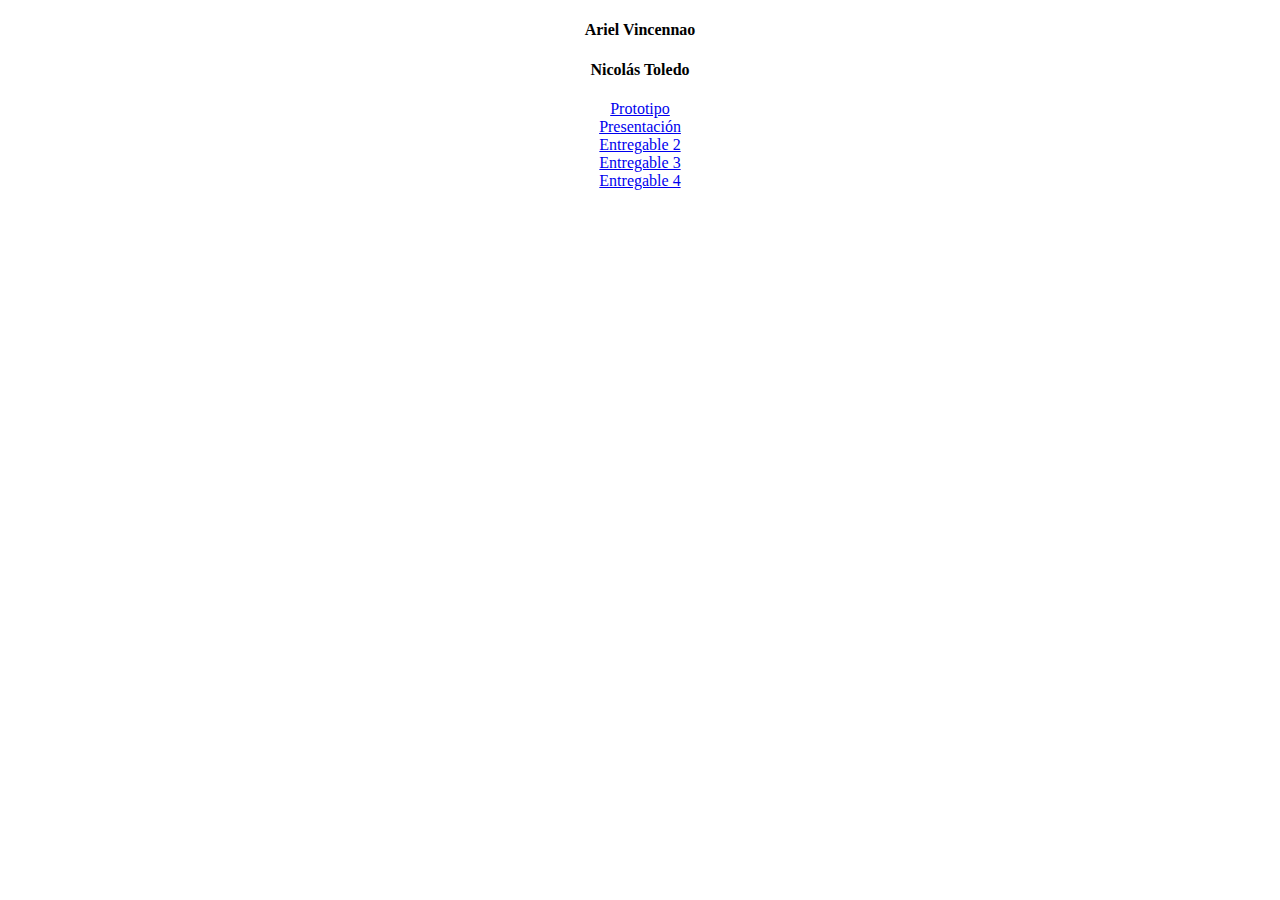
<file: index.html>
<!DOCTYPE html>
<html lang="en">
<head>
    <meta charset="UTF-8">
    <meta http-equiv="X-UA-Compatible" content="IE=edge">
    <meta name="viewport" content="width=device-width, initial-scale=1.0">
    <title>Interfaces</title>
</head>
<body style="text-align: center;">
    <h4>Ariel Vincennao</h4>
    <h4>Nicolás Toledo</h4>
    <a href="https://www.figma.com/proto/TvQ79RqW6S4KkvlgVHFuvx/Untitled?page-id=68%3A29&node-id=101%3A292&viewport=563%2C207%2C0.1&scaling=min-zoom&starting-point-node-id=271%3A576">Prototipo</a> <br>
    <a href="https://www.figma.com/file/TvQ79RqW6S4KkvlgVHFuvx/Untitled?node-id=101%3A292"> Presentación </a> <br>
    <a href="./Entregable N2/home.html">Entregable 2</a> <br>
    <a href="./Entregable N3/home.html">Entregable 3</a> <br>
    <a href="./Entregable N4/home.html">Entregable 4</a><br>
</body>
</html>
</file>
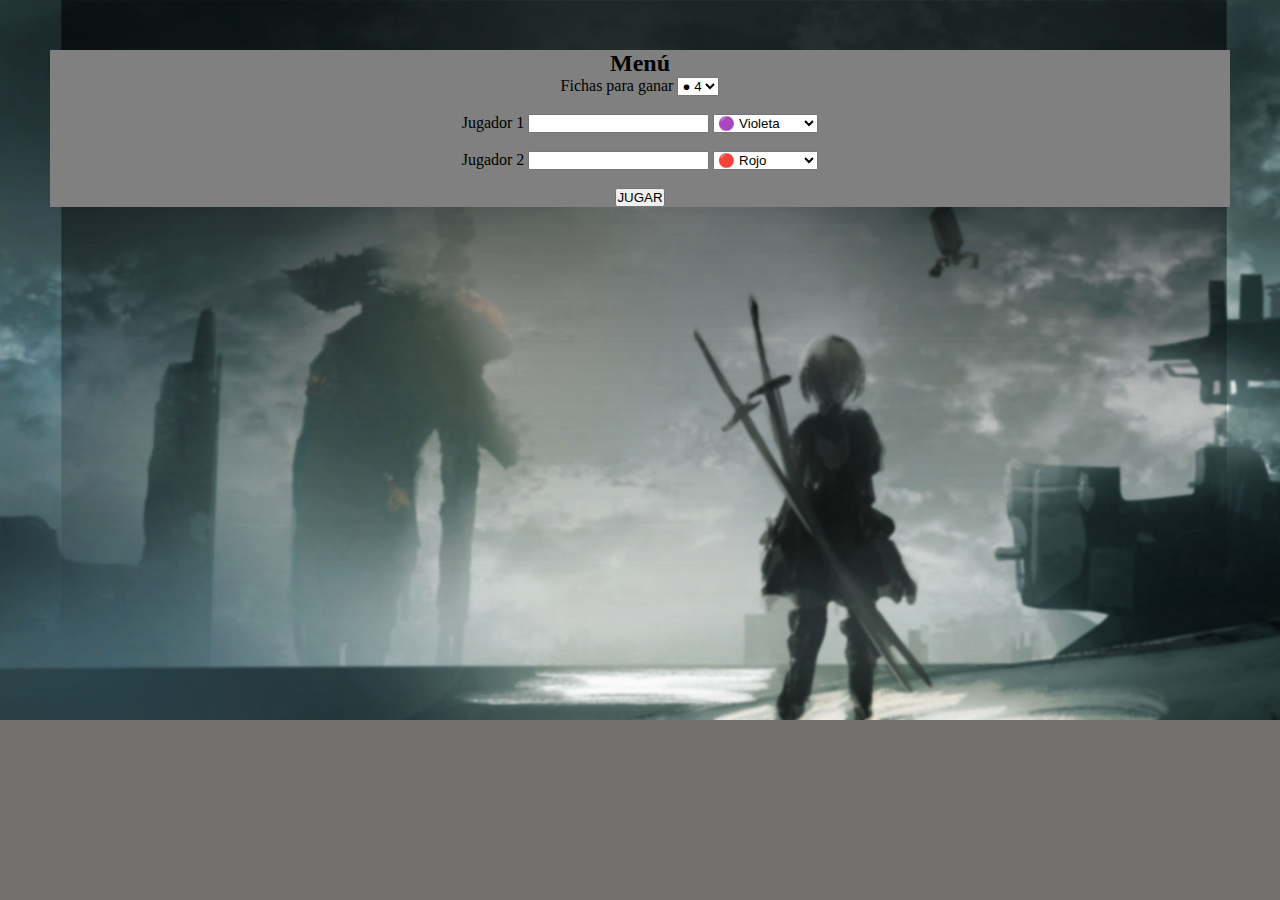
<file: Entregable N3/index.html>
<!doctype html>
<html lang="en">
<head>
  <meta charset="UTF-8">
  <meta name="viewport"
        content="width=device-width, user-scalable=no, initial-scale=1.0, maximum-scale=1.0, minimum-scale=1.0">
  <meta http-equiv="X-UA-Compatible" content="ie=edge">
  <link rel="stylesheet" href="style1.css">
  <title>Connect Four!</title>
</head>
<body style="background-image:url(./imagenes/menuBackground.jpg); background-repeat: no-repeat; background-size: cover;">

  <div class="mainMenu" style="text-align:center; background-color: grey; margin: 50px;">
    <h2>Menú</h2> 
      Fichas para ganar
      <select id="numberToWin">
        <option value="4"> ● 4</option>
        <option value="5"> ● 5</option>
        <option value="6"> ● 6</option>
      </select> 
      <br><br>
      Jugador 1
      <input type="text" id="player1Name">
      <select id="player1Skin">
        <option value="red1"> 🔴 Rojo</option>
        <option value="violet1" selected> 🟣 Violeta</option>
        <option value="green1"> 🟢 Verde</option>
        <option value="yellow1"> 🟡 Amarillo</option>
        <option value="blue1"> 🔵 Azul</option>
        <option value="halloween1"> 🎃 Halloween</option>
        <option value="football1"> ⚽ Futbol</option>
        <option value="cookie1"> 🍪 Galleta</option>
        <option value="santa1"> 🎅 Santa</option>
      </select> 
      <br><br>
      Jugador 2
      <input type="text" id="player2Name">
      <select id="player2Skin">
        <option value="red2"> 🔴 Rojo</option>
        <option value="violet2"> 🟣 Violeta</option>
        <option value="green2"> 🟢 Verde</option>
        <option value="yellow2"> 🟡 Amarillo</option>
        <option value="blue2"> 🔵 Azul</option>
        <option value="halloween2"> 🎃 Halloween</option>
        <option value="football2"> ⚽ Futbol</option>
        <option value="cookie2"> 🍪 Galleta</option>
        <option value="santa2"> 🎅 Santa</option>
      </select> 
      <br><br>
      <button onclick="startGame()">JUGAR</button>
  </div>

  <div class="gameScreen" style="display: none;">
    <h1 id="titulo" style="color: white;">Comienza el juego</h1>
    <button onClick="window.location.reload();">🡠 MENÚ</button>
    <button type="button" id="btn-reset">REINICIAR JUEGO</button>
    <h1 style="color: green; font-size: 70px; font-family: 'Courier New', Courier, monospace;" id="timer">---</h1>

  <canvas id="canvas" width="900" height="600"></canvas>
  <div style="display: flex; justify-content: center;">
      <img id="leftArrow" src="./imagenes/leftArrow.png" alt="" style="height: 100px;">
      <img id="rightArrow" src="./imagenes/rightArrow.png" alt="" style="height: 100px; display: none;">
  </div>
  <div style="display: flex; justify-content: center; width: 100%;  background-color: #1E90FF;">
    
   
     
    <h1 style="display: inline-block;color: ghostwhite; font-family: 'Courier New', Courier, monospace;" class="nombreTurno"></h1>
   
  </div>   
   
  </div>


<!-- <h1>Connect Four</h1>
<div class="game-board">
  <div class="cell row-top col-0"></div>
  <div class="cell row-top col-1"></div>
  <div class="cell row-top col-2"></div>
  <div class="cell row-top col-3"></div>
  

  <div class="cell row-0 col-0 left-border top-border"></div>
  <div class="cell row-0 col-1 top-border"></div>
  <div class="cell row-0 col-2 top-border"></div>
  <div class="cell row-0 col-3 top-border right-border"></div>

  <div class="cell row-1 col-0 left-border"></div>
  <div class="cell row-1 col-1"></div>
  <div class="cell row-1 col-2"></div>
  <div class="cell row-1 col-3 right-border"></div>

  <div class="cell row-2 col-0 left-border"></div>
  <div class="cell row-2 col-1"></div>
  <div class="cell row-2 col-2"></div>
  <div class="cell row-2 col-3 right-border"></div>

  <div class="cell row-3 col-0 bottom-border left-border"></div>
  <div class="cell row-3 col-1 bottom-border"></div>
  <div class="cell row-3 col-2 bottom-border"></div>
  <div class="cell row-3 col-3 bottom-border right-border"></div>


</div>
<div class="footer">
  <button class="reset">Reset</button>
  <span class="status"></span>
</div> -->
<script src="app.js"></script>
</body>
</html>
</file>
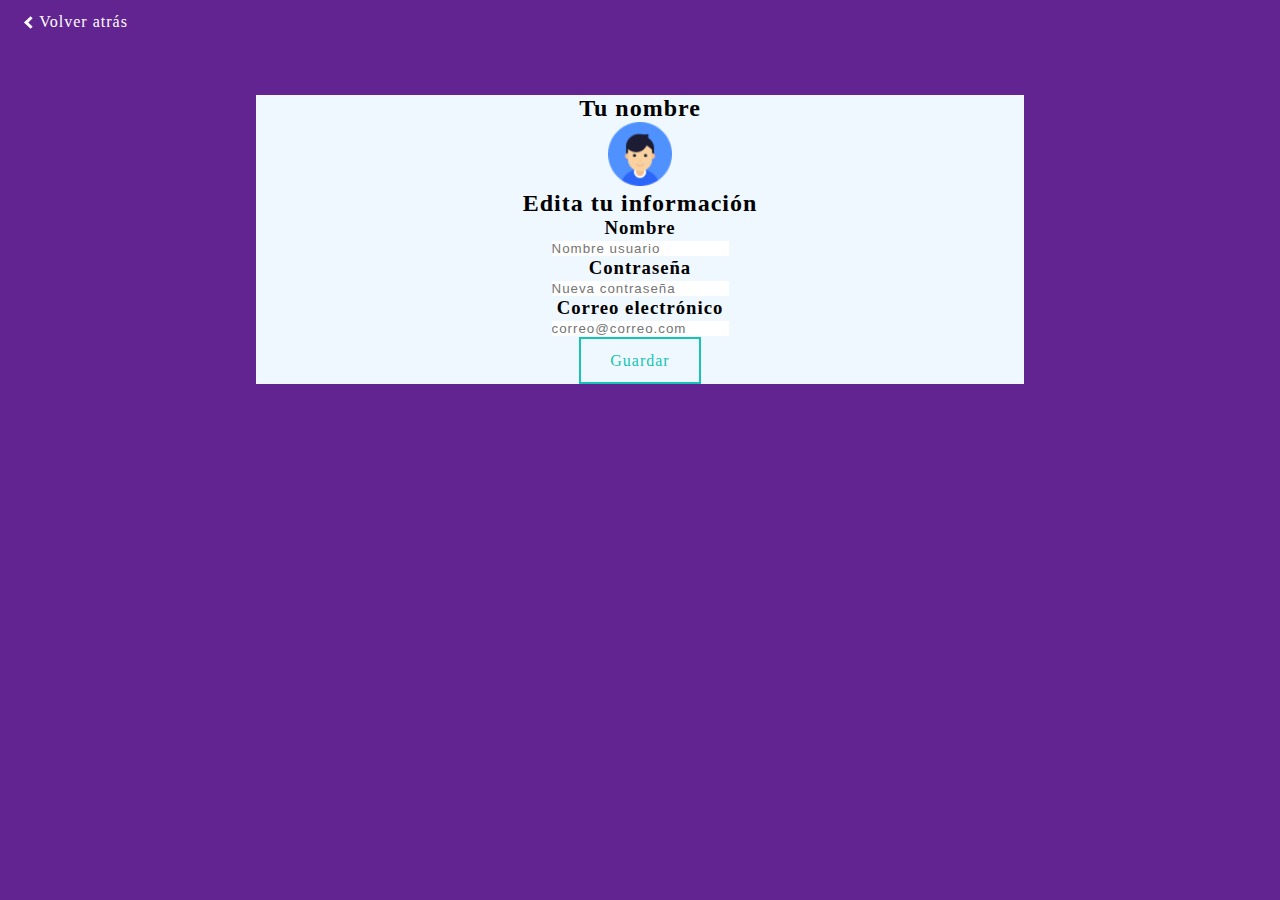
<file: profile.html>
<!DOCTYPE html>
<html lang="en">
<head>
    <meta charset="UTF-8">
    <meta http-equiv="X-UA-Compatible" content="IE=edge">
    <meta name="viewport" content="width=device-width, initial-scale=1.0">
    <link rel="stylesheet" href="style.css">
    <link href="http://fonts.cdnfonts.com/css/passero-one" rel="stylesheet">
    <title>FJ - Perfil</title>
</head>
<body style="background-color: #612490;">
    
    <div style="padding-top: 1%; padding-left: 2%;">
        <a href="home.html" style="color: white;"><p><i class="arrow left"></i><span> Volver atrás</span></p></a>
    </div>
    <div style="text-align: center; background-color: aliceblue; margin-left: 20%; margin-bottom: 20%; margin-right: 20%; margin-top: 5%;">
        <h2>Tu nombre</h3>
            <img src="./images/profileImage.png" alt="" style="width: 4em;">
            <h2>Edita tu información</h3>
            <h3>Nombre</h2>
            <input type="text" id="fname" name="fname" placeholder="Nombre usuario"><br>
            <h3>Contraseña</h2>
            <input type="password" id="fname" name="fname" placeholder="Nueva contraseña"><br>
            <h3>Correo electrónico</h2>
            <input type="text" id="fname" name="fname" placeholder="correo@correo.com"><br>
            <button>Guardar</button>
    </div>

</body>
</html>
</file>
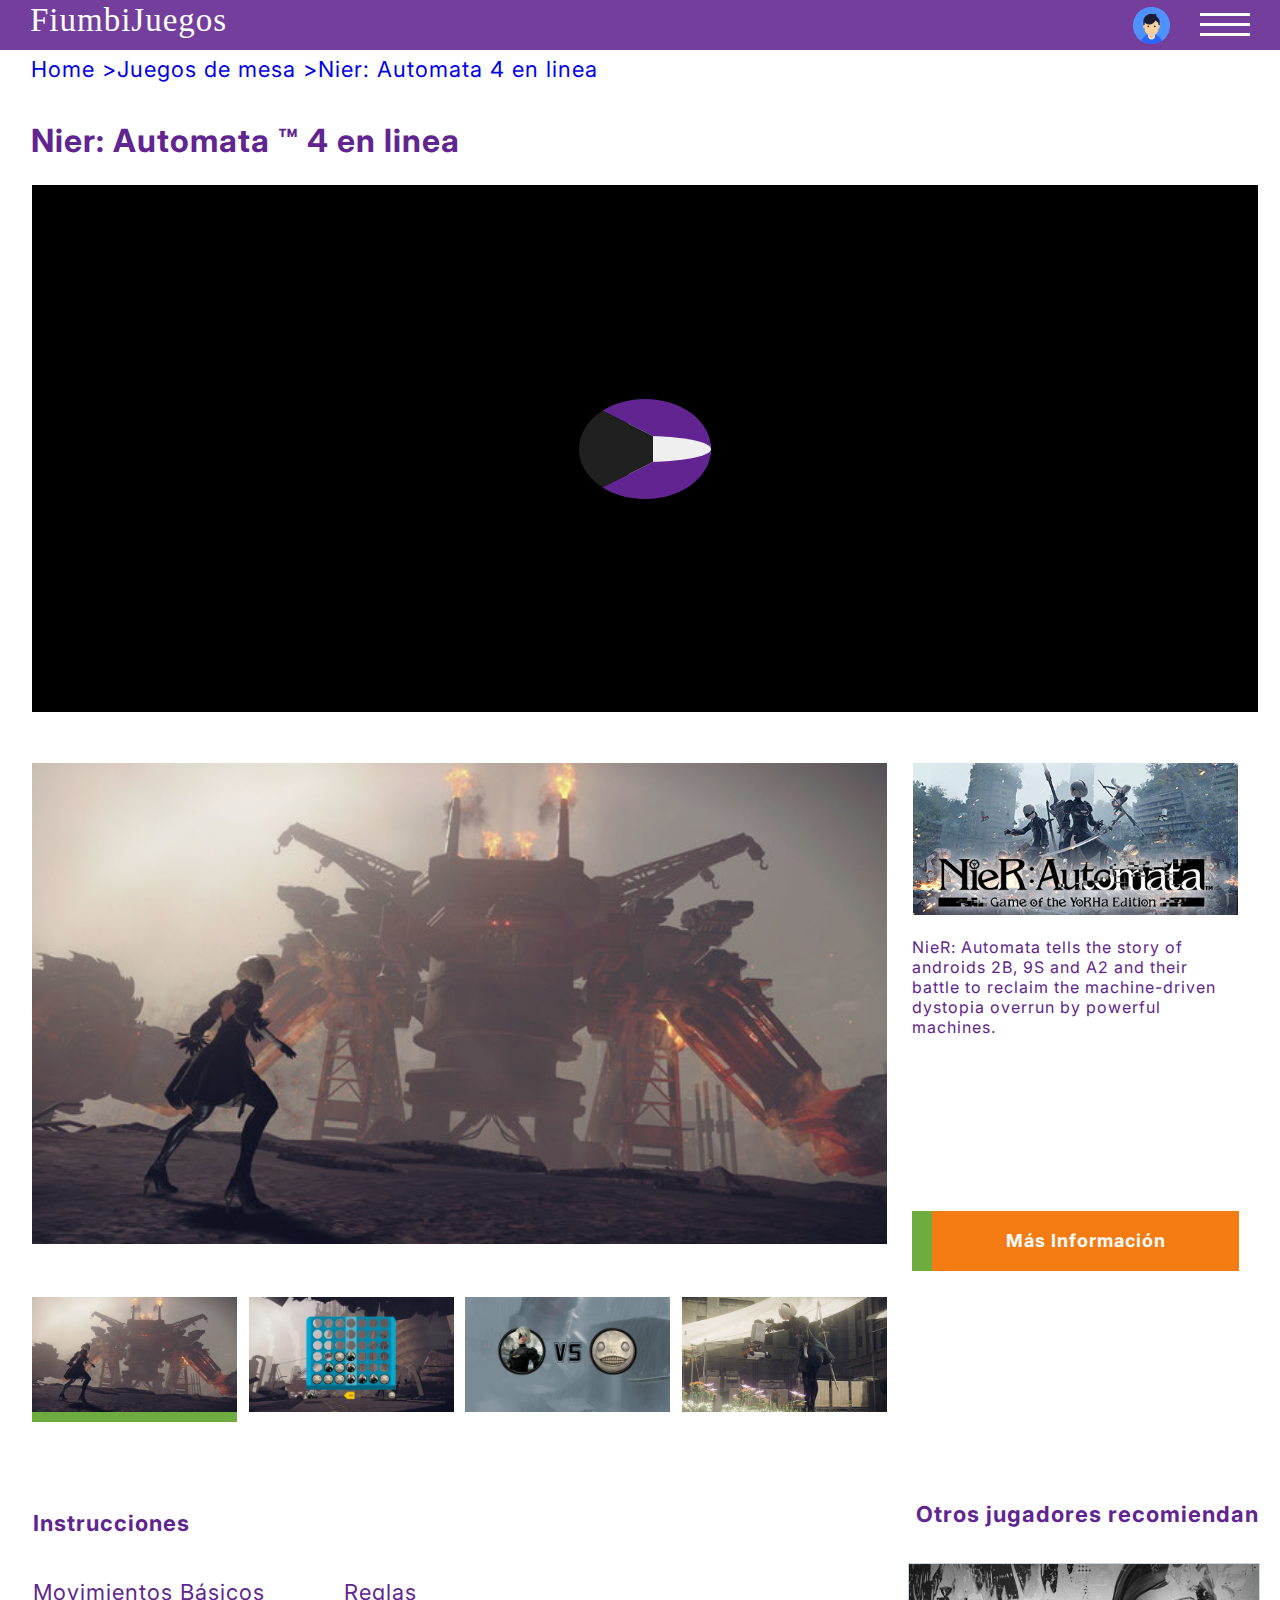
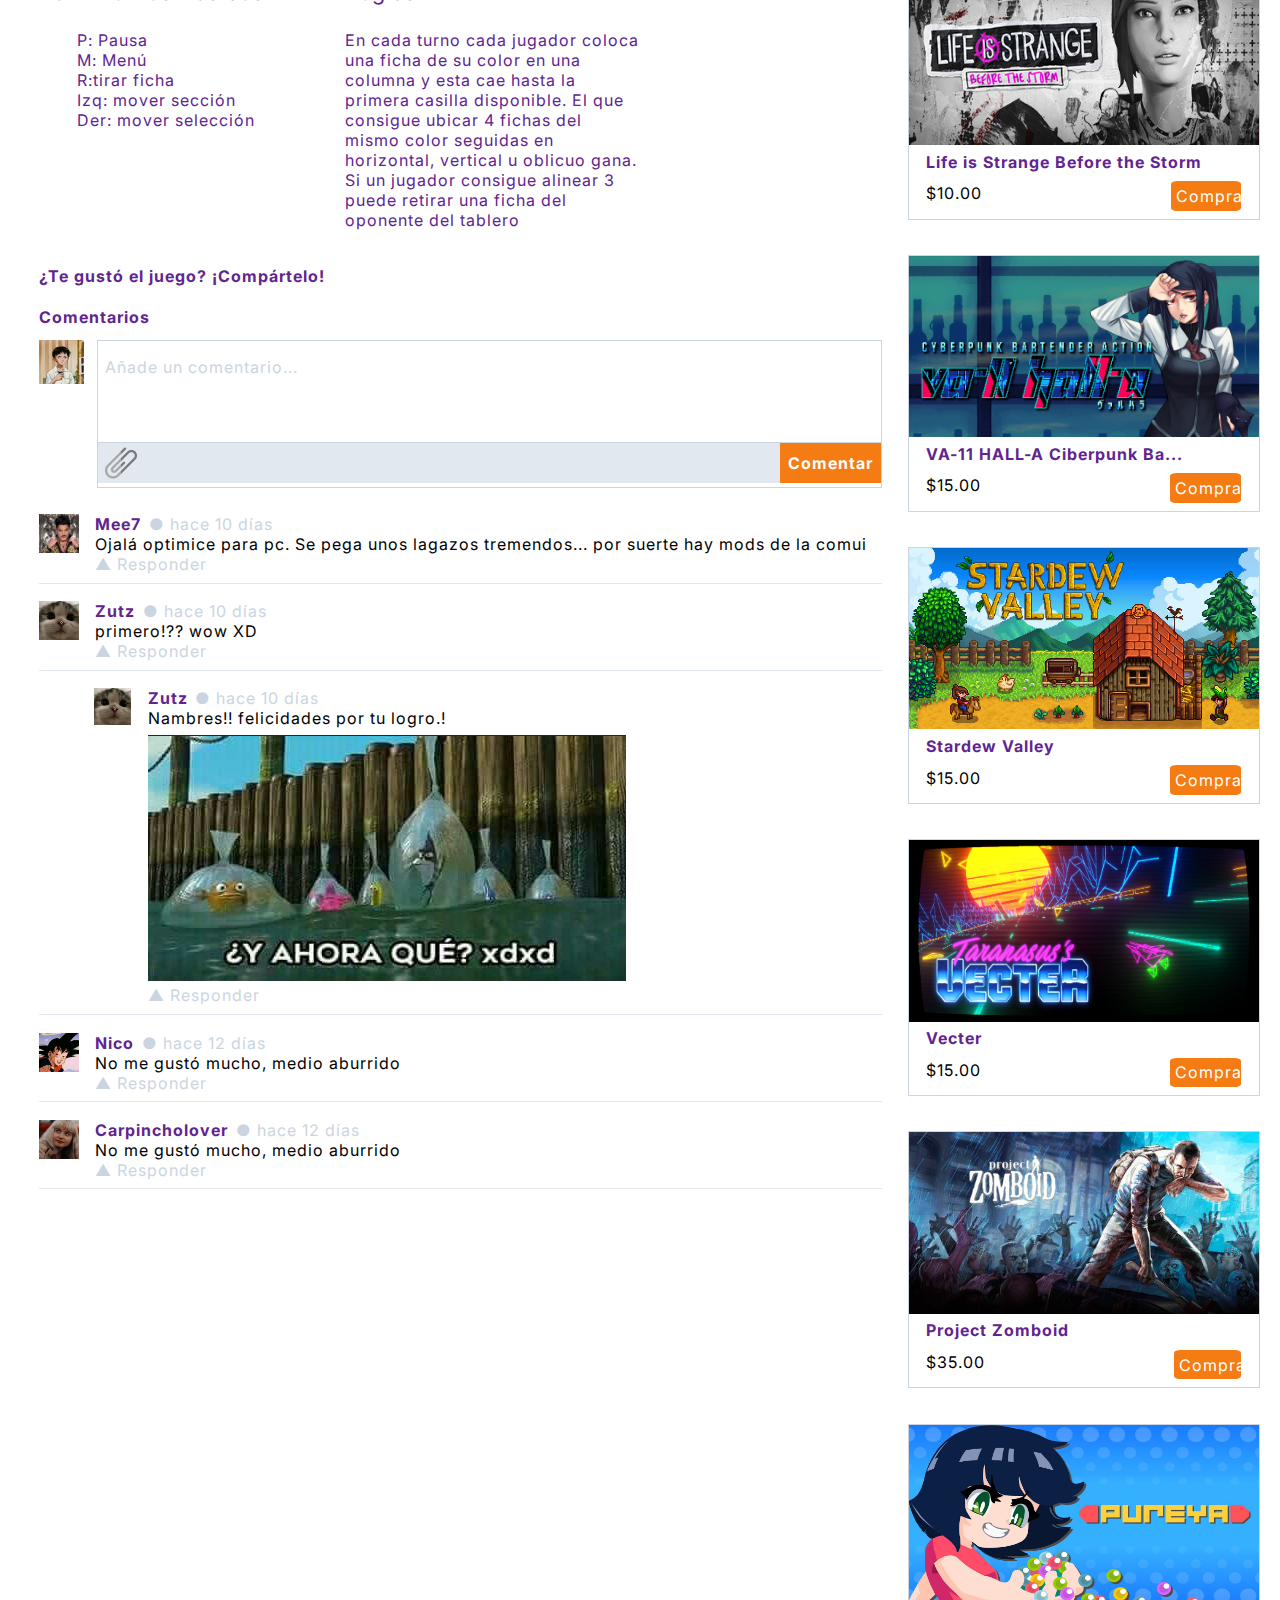
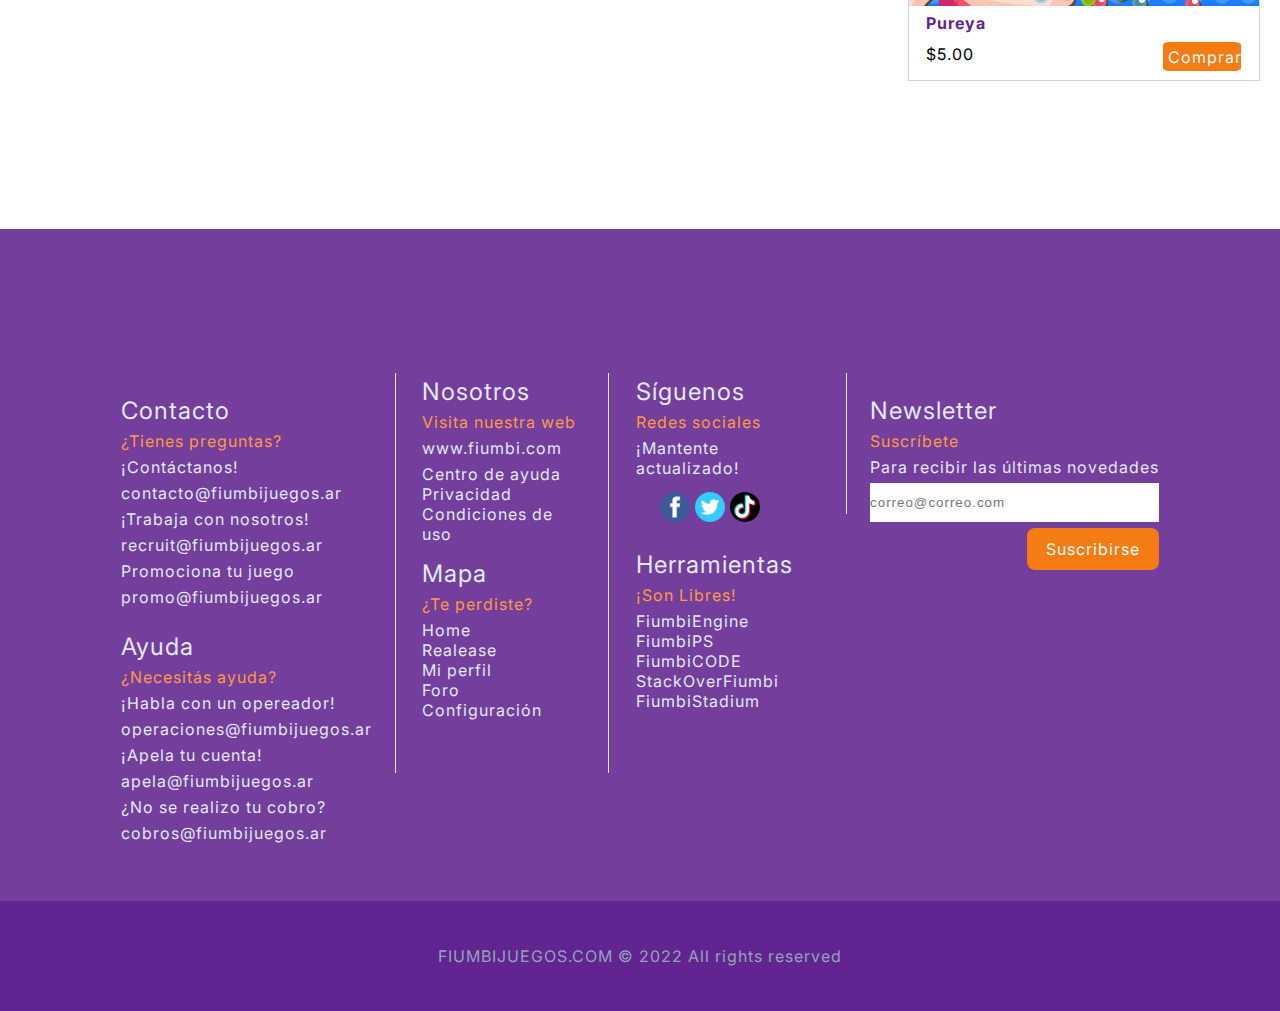
<file: Entregable N2/game-page.html>
<!DOCTYPE html>
<html lang="en">
<head>
    <meta charset="UTF-8">
    <meta http-equiv="X-UA-Compatible" content="IE=edge">
    <meta name="viewport" content="width=device-width, initial-scale=1.0">
    
    <link rel="stylesheet" href="./style-game-page.css">
    <link href='https://fonts.googleapis.com/css?family=Inter' rel='stylesheet'>
    <title>FJ - 4 en linea Nier</title>
    <link href='https://fonts.googleapis.com/css?family=Inter' rel='stylesheet'>
    <link href="http://fonts.cdnfonts.com/css/passero-one" rel="stylesheet">
</head>
<body>

    
    <ul id="navbar">
        <li id="logo"><a href="./home.html">FiumbiJuegos</a></li>
        <li class="profileNavbar"><a href="./profile.html">
            <img src="./images/profileImage.png" id="profileImg" alt=""></a></li>
        <li class="hamburgerNavbar">
          <input type="checkbox" id="menyAvPaa">
          <label id="burger" for="menyAvPaa">
            <div></div>
            <div></div>
            <div></div>
          </label>
          <div id="meny">
            <a href="" style="padding-top: 20%;">Acción</a>
            <a href="">Deportes</a>
            <a href="">Aventura</a>
            <a href="">Arcade</a>
            <a href="">Estrategia</a>
            <a href="">Musicales</a>
            <a href="">MMO</a>
            <a href="">Suspenso</a>
            <a href="">Casuales</a>
            <a href="">Automoviles</a>
            <a href="">Historia</a>
            <a href="">Policiales</a>
          </div>
        </li>
      </ul>
    

    <nav class="breadcrumb">
            <a href="./home.html">Home</a>
            <a href="#">>Juegos de mesa</a>
            <a class="unavailable" href="#">>Nier: Automata 4 en linea</a>
    </nav>

    

    <h3 class="game-player-title">Nier: Automata ™  4 en linea</h3>
    
    <div class="game-player">
        <button class="button-play"> </button>
    </div>

    <section class="game-info">
        <div class="carrousel-info">
            <ul class="showed-carrousel-img-box">
                <li id="slide1">
                    <img  src="./images/games/carro_1.jpg" alt="" class="showed-carrousel-img">
                </li>
                <li id="slide2">
                    <img src="./images/games/carro_2.png" alt="" class="showed-carrousel-img">
                </li>
                <li id="slide3">
                    <img src="./images/games/carro_3.png" alt="" class="showed-carrousel-img">
                </li>
                <li id="slide4">
                    <img src="./images/games/carro_4.jpg" alt="" class="showed-carrousel-img">
                </li>
            </ul>
            <ul class="carrousel-imgs">
                <li class="carrousel-img-box ">
                    <a href="#slide1">
                        <img class="carrousel-img selected"src="./images/games/carro_1.jpg" alt="">
                    </a>
                </li>
                <li class="carrousel-img-box">
                    <a href="#slide2">
                        <img class="carrousel-img"src="./images/games/carro_2.png" alt="">
                    </a>
                </li>
                <li class="carrousel-img-box">
                    <a href="#slide3">
                        <img class="carrousel-img"src="./images/games/carro_3.png" alt="">
                    </a>
                </li>
                <li class="carrousel-img-box">
                    <a href="#slide4">
                        <img class="carrousel-img"src="./images/games/carro_4.jpg" alt="">
                    </a>
                </li>
            </ul> 
        </div>
        <article class="info-card">
            <div class="info-img-box">
                <img class="info-img"src="./images/games/nier-info-card.jpg" alt="">
            </div>
            <p>NieR: Automata tells the story of androids 2B, 9S and A2 and their battle to reclaim the machine-driven dystopia overrun by powerful machines.</p>
            <a href="" class="original-button">Más Información</a>
        </article>
    </section>

    <div class="bottom-box">
        <div>    
            <div class="instructions">
                <p class="subtitle text-bold" >Instrucciones</p>
                <div class="twin-boxes">
                    <p class="subtitle">Movimientos Básicos</p>
                    <p class="subtitle">Reglas</p>
                </div>
                <div class="twin-boxes">
                    <div class="instructions-movements">    
                        <ul>
                            <li>P: Pausa</li>
                            <li>M: Menú</li>
                            <li>R:tirar ficha</li>
                            <li>Izq: mover sección</li>
                            <li>Der: mover selección</li>
                        </ul>
                    </div>
                    <div class="instructions-rules">
                        <p>
                            En cada turno cada jugador coloca una ficha de su color en una columna y esta cae hasta la primera casilla disponible. 
                            El que consigue ubicar 4 fichas del mismo color seguidas en horizontal, vertical u oblicuo gana.
                            Si un jugador consigue alinear 3 puede retirar una ficha del oponente del tablero
                        </p>
                    </div>

                </div>
            </div>

            <Section class="share">
                <p class="text-bold">¿Te gustó el juego? ¡Compártelo!</p>
            </Section>

            <section class="comments-container ">
                <p class="text-bold">Comentarios</p>
                <article class="comment-box">
                    <div class="profile-pic-box">
                        <img class="profile-pic" src="./images/games/profile-pic.jpg" alt="">
                    </div>
                    <div class="label-box">
                        <p class="comment-label">Añade un comentario...</p>
                        <div class="comment-bottom">
                            <div class="tools-pic-box">
                                <img class="tool-pic" src="./images/games/clip.png" alt="">
                            </div>
                            <button class="send-comment-button">Comentar</button>
                        </div>
                    </div>
                </article>

                <article class="comment">
                    <div class="profile-pic-box-comment">
                        <img class="profile-pic" src="./images/games/comandante.jpg" alt="">
                    </div>
                    <div class="comment-content">
                        <div class="comment-header">
                            <p class="text-bold">Mee7</p>
                            <p class="time-ago">● hace 10 días</p>
                        </div>
                        <div class="showed-comment-bottom">
                            <p>Ojalá optimice para pc. Se pega unos lagazos tremendos... por suerte hay mods de la comui</p>
                            <p class="comment-label reply-action">▲ Responder</p>
                        </div>
                    </div>
                </article>

                <article class="comment">
                    <div class="profile-pic-box-comment">
                        <img class="profile-pic" src="./images/games/Gatito.jpg" alt="">
                    </div>
                    <div class="comment-content">
                        <div class="comment-header">
                            <p class="text-bold">Zutz</p>
                            <p class="time-ago">● hace 10 días</p>
                        </div>
                        <div class="showed-comment-bottom">
                            <p>primero!?? wow XD</p>
                            <p class="comment-label reply-action">▲ Responder</p>
                        </div>
                    </div>
                </article>

                <article class="comment">
                    <div class="profile-pic-box-comment reply">
                        <img class="profile-pic" src="./images/games/Gatito.jpg" alt="">
                    </div>
                    <div class="comment-content">
                        <div class="comment-header">
                            <p class="text-bold">Zutz</p>
                            <p class="time-ago">● hace 10 días</p>
                        </div>
                        <div class="showed-comment-bottom">
                            <p>Nambres!! felicidades por tu logro.!</p>

                            <div class="img-reply">
                                <img src="./images/games/comment.png" alt="">
                            </div>

                            <p class="comment-label reply-action">▲ Responder</p>
                        </div>
                        
                    </div>
                </article>

                <article class="comment">
                    <div class="profile-pic-box-comment">
                        <img class="profile-pic" src="./images/games/goku.jpg" alt="">
                    </div>
                    <div class="comment-content">
                        <div class="comment-header">
                            <p class="text-bold">Nico</p>
                            <p class="time-ago">● hace 12 días</p>
                        </div>
                        <div class="showed-comment-bottom">
                            <p>No me gustó mucho, medio aburrido</p>
                            <p class="comment-label reply-action">▲ Responder</p>
                        </div>
                    </div>
                </article>

                <article class="comment">
                    <div class="profile-pic-box-comment">
                        <img class="profile-pic" src="./images/games/Alissa.jpg" alt="">
                    </div>
                    <div class="comment-content">
                        <div class="comment-header">
                            <p class="text-bold">Carpincholover</p>
                            <p class="time-ago">● hace 12 días</p>
                        </div>
                        <div class="showed-comment-bottom">
                            <p>No me gustó mucho, medio aburrido</p>
                            <p class="comment-label reply-action">▲ Responder</p>
                        </div>
                    </div>
                </article>


            </section>

        </div>
    
        <aside class="recommendation-sidebar">
            <p class="subtitle text-bold">Otros jugadores recomiendan</p>
            <article class="card-recommended">
                <div class="card-image-container"> 
                    <img class="card-image"src="./images/games/header.jpg" alt="">
                </div>
                <div class="card-bottom-container">
                    <p class="text-bold ">Life is Strange Before the Storm </p>
                    <div class="twin-boxes air-top">
                        <p class="black-color air-top-text">$10.00</p>
                        <button class="button-card-recommendation">Comprar</button>
                    </div>
                </div>
            </article>
            <article class="card-recommended">
                <div class="card-image-container"> 
                    <img class="card-image"src="./images/games/bartender-action.jpg" alt="">
                </div>
                <div class="card-bottom-container">
                    <p class="text-bold ">VA-11 HALL-A Ciberpunk Ba... </p>
                    <div class="twin-boxes air-top">
                        <p class="black-color air-top-text">$15.00</p>
                        <button class="button-card-recommendation">Comprar</button>
                    </div>
                </div>
            </article>
            <article class="card-recommended">
                <div class="card-image-container"> 
                    <img class="card-image"src="./images/games/stardew.jpg" alt="">
                </div>
                <div class="card-bottom-container">
                    <p class="text-bold ">Stardew Valley </p>
                    <div class="twin-boxes air-top">
                        <p class="black-color air-top-text">$15.00</p>
                        <button class="button-card-recommendation">Comprar</button>
                    </div>
                </div>
            </article>
            <article class="card-recommended">
                <div class="card-image-container"> 
                    <img class="card-image"src="./images/games/vecter.png" alt="">
                </div>
                <div class="card-bottom-container">
                    <p class="text-bold ">Vecter </p>
                    <div class="twin-boxes air-top">
                        <p class="black-color air-top-text">$15.00</p>
                        <button class="button-card-recommendation">Comprar</button>
                    </div>
                </div>
            </article>
            <article class="card-recommended">
                <div class="card-image-container"> 
                    <img class="card-image"src="./images/games/zomboid.jpg" alt="">
                </div>
                <div class="card-bottom-container">
                    <p class="text-bold ">Project Zomboid </p>
                    <div class="twin-boxes air-top">
                        <p class="black-color air-top-text">$35.00</p>
                        <button class="button-card-recommendation">Comprar</button>
                    </div>
                </div>
            </article>
            <article class="card-recommended">
                <div class="card-image-container"> 
                    <img class="card-image"src="./images/games/pureya.jpg" alt="">
                </div>
                <div class="card-bottom-container">
                    <p class="text-bold ">Pureya</p>
                    <div class="twin-boxes air-top">
                        <p class="black-color air-top-text">$5.00</p>
                        <button class="button-card-recommendation">Comprar</button>
                    </div>
                </div>
            </article>
        </aside>
        </section>
    </div>

    <div class="footer">
        <!--All-->
        <!-- <div class="firstSectionFooter"> -->
          <!--First section-->
          <!-- <div class="footerRow">
            <p class="footerRowTitle">Contacto</p>
            <p class="colorhfooter">¿Tienes preguntas?</p>
            <p>¡Contáctanos!</p>
            <p>contacto@fiumbijuegos.ar</p>
            <p>¡Trabaja con nosotros!</p>
            <p>recruit@fiumbijuegos.ar</p>
            <p>Promociona tu juego</p>
            <p>promo@fiumbijuegos.ar</p>
    
            <p class="footerRowTitle spaced">Ayuda</p>
            <p class="colorhfooter">¿Necesitás ayuda?</p>
            <p>¡Habla con un opereador!</p>
            <p>operaciones@fiumbijuegos.ar</p>
            <p>¡Apela tu cuenta!</p>
            <p>apela@fiumbijuegos.ar</p>
            <p>¿No se realizo tu cobro?</p>
            <p>cobros@fiumbijuegos.ar</p>
          </div>
    
          <div class="footerRow borderRow">
            <p class="footerRowTitle">Nosotros</p>
            <p class="colorhfooter">Visita nuestra web</p>
            <p>www.fiumbi.com</p>
            <a class="footerLink" href="">Centro de ayuda</a>
            <br>
            <a class="footerLink" href="">Privacidad</a>
            <br>
            <a class="footerLink" href="">Condiciones de uso</a>
    
            <p class="footerRowTitle spaced">Mapa</p>
            <p class="colorhfooter">¿Te perdiste?</p>
                                 
            <a class="footerLink" href="./home.html">Home</a>
            <br>
            <a class="footerLink" href="./gamerelease.html">Realease</a>
            <br>
            <a class="footerLink" href="">Mi perfil</a>
            <br>
            <a class="footerLink" href="">Foro</a>
            <br>
            <a class="footerLink" href="">Configuración</a>
          </div>
          <div class="footerRow borderRow">
            <p class="footerRowTitle">Síguenos</p>
            <p class="colorhfooter">Redes sociales</p>
            <p>¡Mantente actualizado!</p>
            <div class="footerSocialMediaIcons">
              <a href=""><img src="./images/social/facebook.png" alt=""></a>
              <a href=""><img src="./images/social/twitter.png" alt=""></a>
              <a href=""><img src="./images/social/tiktok.png" alt=""></a>
            </div>
            <p class="footerRowTitle spaced">Herramientas</p>
            <p class="colorhfooter">¡Son Libres!</p>
            <a class="footerLink" href="">FiumbiEngine</a>
            <br>
            <a class="footerLink" href="">FiumbiPS</a>
            <br>
            <a class="footerLink" href="">FiumbiCODE</a>
            <br>
            <a class="footerLink" href="">StackOverFiumbi</a>
            <br>
            <a class="footerLink" href="">FiumbiStadium</a>
          </div>
          <div class="footerRow borderRow">
            <p class="footerRowTitle">Newsletter</p>
            <p class="colorhfooter">Suscríbete</p>
            <p>Para recibir las últimas novedades</p>
            <form action="./home.html">
              <input class="footerInput" type="text" placeholder="correo@correo.com"><br>
              <button class="buttonOrange buttonSusc" onclick="suscribedAlert()">Suscribirse</button>
            </form>
          </div>
        </div>
    
      -->
      <div class="firstSectionFooter">
        <!--First section-->
        <div class="footerRow">
          <p class="footerRowTitle">Contacto</p>
          <p class="colorhfooter">¿Tienes preguntas?</p>
          <p>¡Contáctanos!</p>
          <p>contacto@fiumbijuegos.ar</p>
          <p>¡Trabaja con nosotros!</p>
          <p>recruit@fiumbijuegos.ar</p>
          <p>Promociona tu juego</p>
          <p>promo@fiumbijuegos.ar</p>
  
          <p class="footerRowTitle spaced">Ayuda</p>
          <p class="colorhfooter">¿Necesitás ayuda?</p>
          <p>¡Habla con un opereador!</p>
          <p>operaciones@fiumbijuegos.ar</p>
          <p>¡Apela tu cuenta!</p>
          <p>apela@fiumbijuegos.ar</p>
          <p>¿No se realizo tu cobro?</p>
          <p>cobros@fiumbijuegos.ar</p>
        </div>
  
        <div class="space-1"></div>
        <div class="footer-row-box" >
          <div class="footerRow  footer-columned" >
            <p class="footerRowTitle">Nosotros</p>
            <p class="colorhfooter">Visita nuestra web</p>
            <p>www.fiumbi.com</p>
            <a class="footerLink" href="">Centro de ayuda</a>
            <br>
            <a class="footerLink" href="">Privacidad</a>
            <br>
            <a class="footerLink" href="">Condiciones de uso</a>
            <p class="footerRowTitle spaced">Mapa</p>
            <p class="colorhfooter">¿Te perdiste?</p>
                                
            <a class="footerLink" href="./home.html">Home</a>
            <br>
            <a class="footerLink" href="./gamerelease.html">Realease</a>
            <br>
            <a class="footerLink" href="">Mi perfil</a>
            <br>
            <a class="footerLink" href="">Foro</a>
            <br>
            <a class="footerLink" href="">Configuración</a>
  
          </div>
        </div>
        <div class="space-2"></div>
        <div class="footer-row-box" >
          <div class="footerRow ">
            <p class="footerRowTitle footer-columned-item" >Síguenos</p>
            <p class="colorhfooter footer-columned-item" >Redes sociales</p>
            <p class="footer-columned-item">¡Mantente actualizado!</p>
            <div class="footerSocialMediaIcons footer-columned-item">
              <a href=""><img src="./images/social/facebook.png" alt=""></a>
              <a href=""><img src="./images/social/twitter.png" alt=""></a>
              <a href=""><img src="./images/social/tiktok.png" alt=""></a>
            </div>
            <p class="footerRowTitle spaced footer-columned-item">Herramientas</p>
            <p class="colorhfooter footer-columned-item">¡Son Libres!</p>
            <a class="footerLink footer-columned-item" href="">FiumbiEngine</a>
            <br>
            <a class="footerLink footer-columned-item" href="">FiumbiPS</a>
            <br>
            <a class="footerLink footer-columned-item" href="">FiumbiCODE</a>
            <br>
            <a class="footerLink footer-columned-item" href="">StackOverFiumbi</a>
            <br>
            <a class="footerLink footer-columned-item" href="">FiumbiStadium</a>
          </div>
        </div>
        <div class="space-2"></div>
  
        <div class="footerRow borderRow">
          <p class="footerRowTitle">Newsletter</p>
          <p class="colorhfooter">Suscríbete</p>
          <p>Para recibir las últimas novedades</p>
          <form action="./home.html">
            <input class="footerInput" type="text" placeholder="correo@correo.com"><br>
            <button class="buttonOrange buttonSusc" onclick="suscribedAlert()">Suscribirse</button>
          </form>
        </div>
      </div>
  
      
    
    
    
        <div class="secondSectionFooter">
          <!--Second section-->
          <p>FIUMBIJUEGOS.COM © 2022 All rights reserved</p>
        </div>
      </div>
    

</body>
</html>
</file>
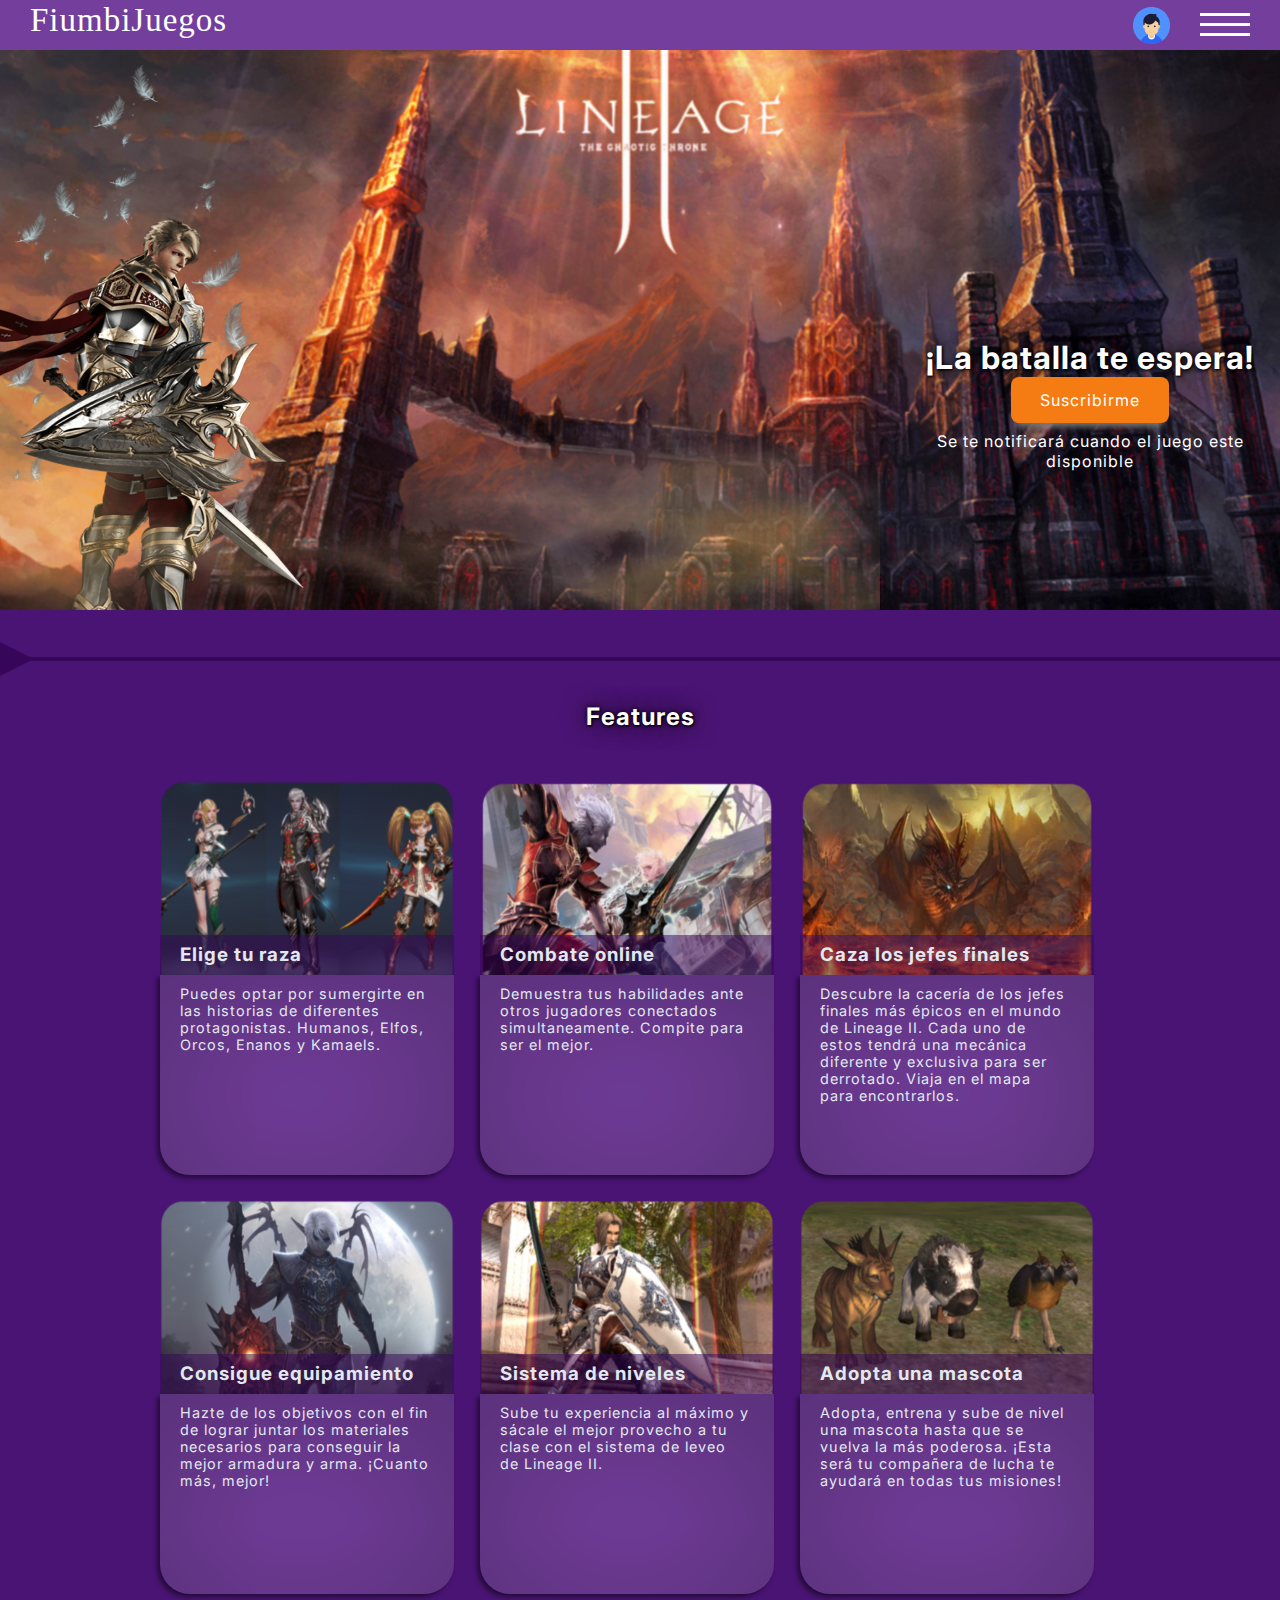
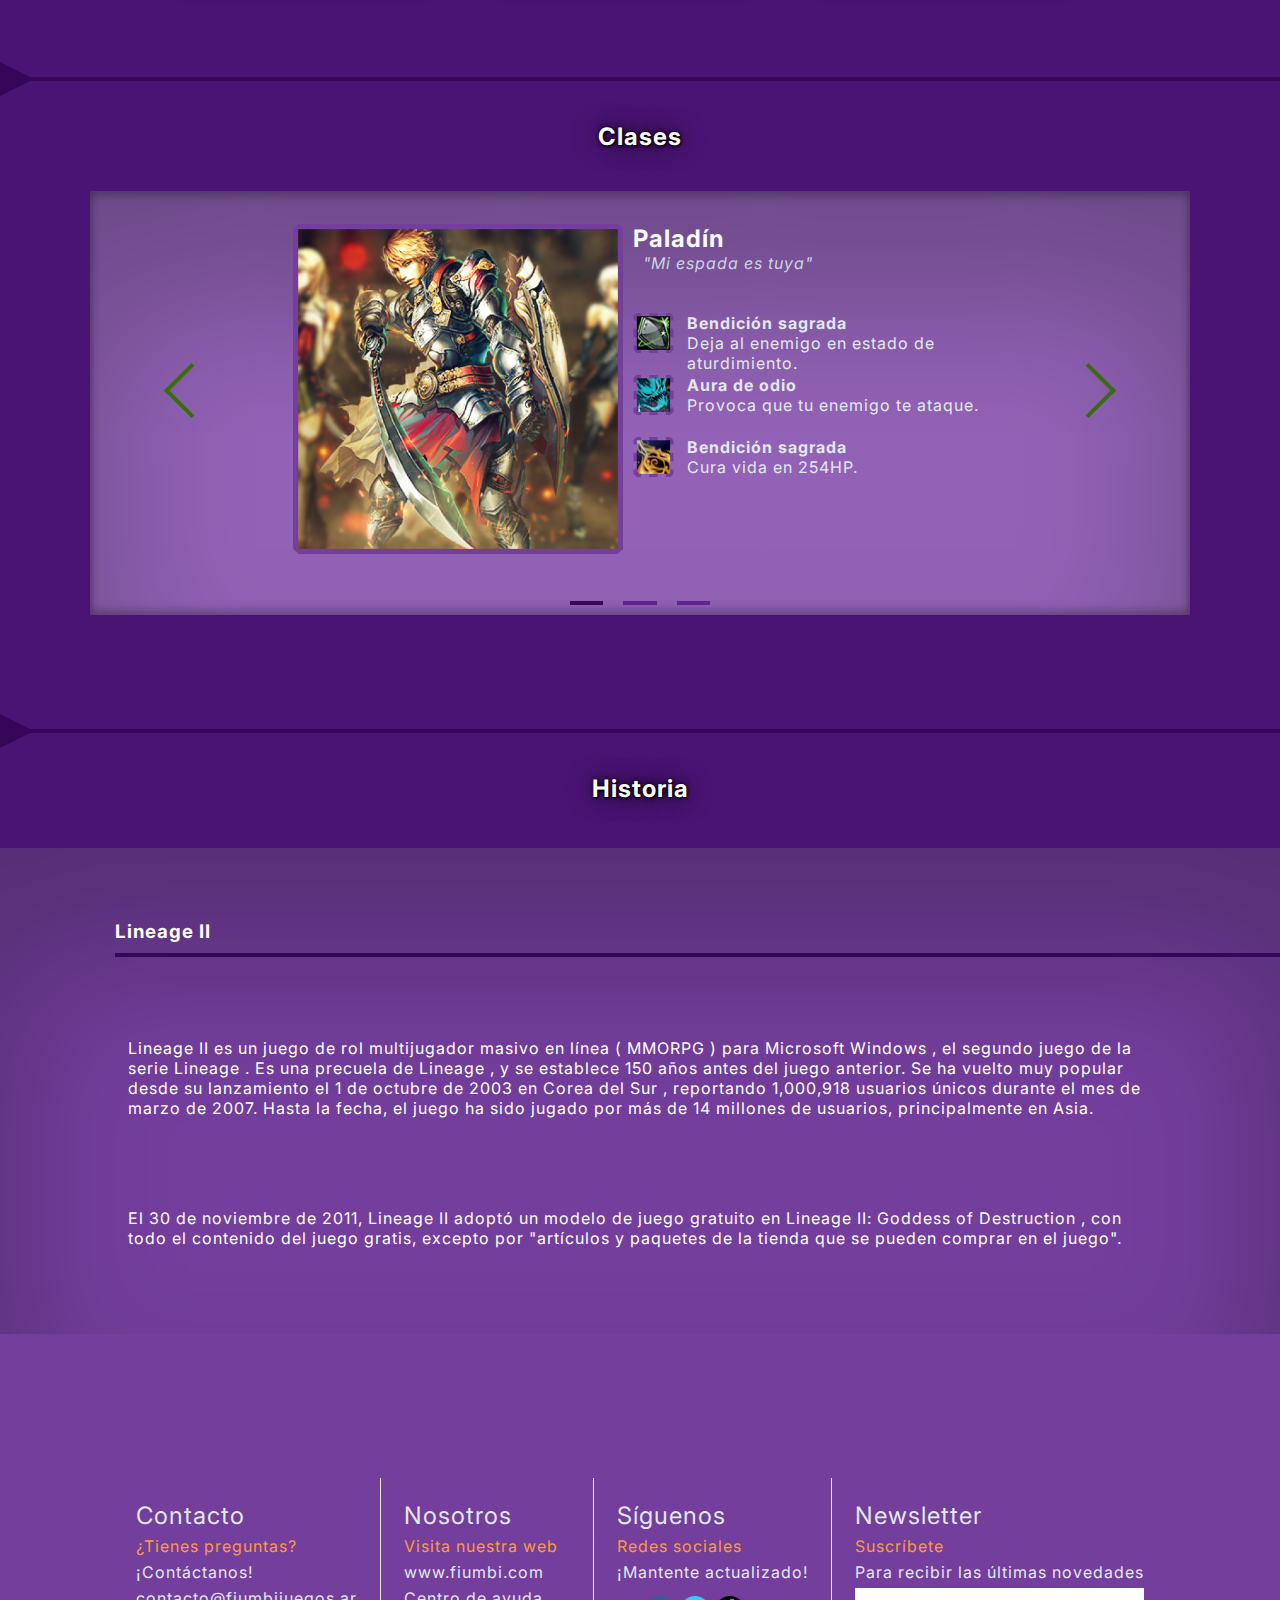
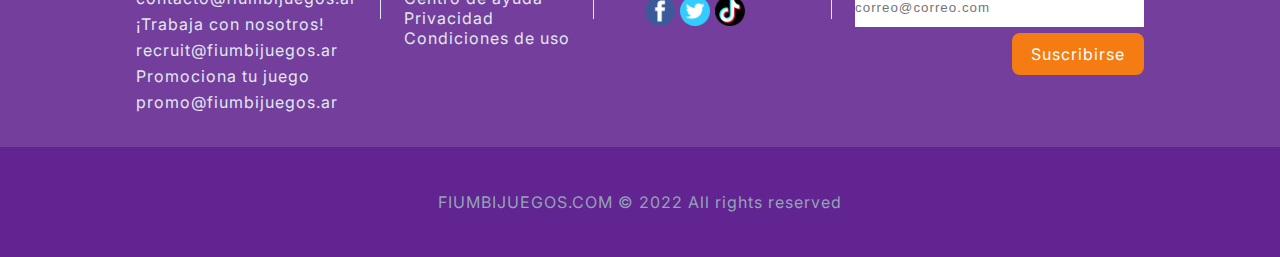
<file: Entregable N2/gamerelease.html>
<!DOCTYPE html>
<html lang="en">

<head>
  <meta charset="UTF-8">
  <meta http-equiv="X-UA-Compatible" content="IE=edge">
  <meta name="viewport" content="width=device-width, initial-scale=1.0">
  <link rel="stylesheet" href="style.css">
  <link href='https://fonts.googleapis.com/css?family=Inter' rel='stylesheet'>
  <link href="http://fonts.cdnfonts.com/css/passero-one" rel="stylesheet">
  <title>FJ - Lanzamiento juego</title>
</head>

<body style="overflow: scroll; background-color: #4A1474;">
  <ul id="navbar">
    <li id="logo"><a href="./home.html">FiumbiJuegos</a></li>
    <li class="profileNavbar"><a href="./profile.html">
        <img src="./images/profileImage.png" id="profileImg" alt=""></a></li>
    <li class="hamburgerNavbar" style="display: flex;">
      <input type="checkbox" id="menyAvPaa">
      <label id="burger" for="menyAvPaa">
        <div></div>
        <div></div>
        <div></div>
      </label>
      <div id="meny">
        <a href="" style="padding-top: 20%;">Acción</a>
        <a href="">Deportes</a>
        <a href="">Aventura</a>
        <a href="">Arcade</a>
        <a href="">Estrategia</a>
        <a href="">Musicales</a>
        <a href="">MMO</a>
        <a href="">Suspenso</a>
        <a href="">Casuales</a>
        <a href="">Automoviles</a>
        <a href="">Historia</a>
        <a href="">Policiales</a>
      </div>
    </li>
  </ul>


  <div class="gameReleaseContainer releaseContainer">
    <div id="gameReleaseImages">
      <img src="./images/gamerelease/capa2.png" alt="" class="gameReleaseImg layer1">
      <img src="./images/gamerelease/capa3.png" alt="" class="gameReleaseImg layer2">
      <img src="./images/gamerelease/capa4.png" alt="" class="gameReleaseImg layer3">
    </div>
    <div id="gameReleaseContent" style="z-index: 4;">
      <h1 class="gameReleaseH1">¡La batalla te
        espera!</h1>
      <button class="buttonOrange buttonShadow" style="margin-bottom: 0.5em;">Suscribirme</button>
      <p class="textShadow">Se te notificará cuando el juego este
        disponible</p>
    </div>
  </div>

  <div class="hr-div">
    <div class="triangle-right"></div>
    <div class="triangle-right1"></div>
  </div>

  <div class="featuresContainer">
    <div class="releaseContainer firstContainer">
      <h2 class="gameReleaseH2 gameReleaseH1">Features</h2>
      <div class="gameReleaseFeatures">
        <div class="gameReleaseCard">
          <div class="gameReleaseCardHeader">
            <div>
              <img src="./images/gamerelease/feature1.png" alt="" class="releaseImage">
              <div class="divDegrade">
                <h3 class="cardReleaseTitle">Elige tu raza</h3>
              </div>
            </div>
          </div>
          <div class="gameReleaseCardDescription">
            <p class="cardReleaseText">Puedes optar por
              sumergirte en las historias de diferentes protagonistas.
              Humanos, Elfos, Orcos, Enanos y Kamaels.</p>
          </div>
        </div>

        <div class="gameReleaseCard">
          <div class="gameReleaseCardHeader">
            <div>
              <img src="./images/gamerelease/feature2.png" alt=""
              class="releaseImage">
              <div class="divDegrade">
                <h3 class="cardReleaseTitle">Combate online</h3>
              </div>
            </div>
          </div>
          <div class="gameReleaseCardDescription">
            <p class="cardReleaseText">Demuestra tus
              habilidades ante otros jugadores conectados simultaneamente. Compite para ser el mejor.</p>
          </div>
        </div>

        <div class="gameReleaseCard">
          <div class="gameReleaseCardHeader">
            <div>
              <img src="./images/gamerelease/feature3.png" alt=""
              class="releaseImage">
              <div class="divDegrade">
                <h3 class="cardReleaseTitle">Caza los jefes finales</h3>
              </div>
            </div>
          </div>
          <div class="gameReleaseCardDescription">
            <p class="cardReleaseText">
              Descubre la cacería de los jefes finales más épicos en el mundo de Lineage II. Cada uno de estos tendrá
              una mecánica diferente y exclusiva para ser derrotado. Viaja en el mapa para encontrarlos.</p>
          </div>
        </div>
      </div>
    </div>

    <div class="releaseContainer secondContainer">
      <div class="gameReleaseFeatures" style="display: flex; justify-content:center; 
      align-items: center; width: 100%;">
        <div class="gameReleaseCard">
          <div class="gameReleaseCardHeader">
            <div>
              <img src="./images/gamerelease/feature4.png" alt=""
              class="releaseImage">
              <div class="divDegrade">
                <h3 class="cardReleaseTitle">Consigue equipamiento</h3>
              </div>
            </div>
          </div>
          <div class="gameReleaseCardDescription">
            <p class="cardReleaseText">Hazte de los
              objetivos con el fin de lograr juntar los materiales necesarios
              para conseguir la mejor armadura y arma.
              ¡Cuanto más, mejor!</p>
          </div>
        </div>
        <div class="gameReleaseCard">
          <div class="gameReleaseCardHeader">
            <div>
              <img src="./images/gamerelease/feature5.png" alt=""
              class="releaseImage">
              <div class="divDegrade">
                <h3 class="cardReleaseTitle">Sistema de niveles</h3>
              </div>
            </div>
          </div>
          <div class="gameReleaseCardDescription">
            <p class="cardReleaseText">Sube tu experiencia
              al máximo y sácale el mejor provecho a tu clase con el sistema de leveo de Lineage II.</p>
          </div>
        </div>
        <div class="gameReleaseCard">
          <div class="gameReleaseCardHeader">
            <div>
              <img src="./images/gamerelease/feature6.png" alt=""
              class="releaseImage">
              <div class="divDegrade">
                <h3 class="cardReleaseTitle">Adopta una mascota</h3>
              </div>
            </div>
          </div>
          <div class="gameReleaseCardDescription">
            <p class="cardReleaseText">
              Adopta, entrena y sube de nivel una mascota hasta que se vuelva la más poderosa.
              ¡Esta será tu compañera de lucha te ayudará en todas tus misiones!</p>
          </div>
        </div>
      </div>
    </div>
  </div>


  <div class="hr-div">
    <div class="triangle-right"></div>
    <div class="triangle-right1"></div>
  </div>

  <div class="releaseContainer">
    <h2 class="gameReleaseH1 gameReleaseH2">Clases</h2>
    <div class="carouselGameRelease">
         <div class="cardGameReleaseDiv">
          <div class="card1">
            <div class="arrow-left" style="float: left;" onclick="showPrevious(2)"> 
            </div>
            <div style="display: flex;">
              <div>
                <img src="./images/gamerelease/classPaladin.png" alt="" style="height: 330px;">
              </div>
              <div style="margin-left: 10px;">
                <h2 class="className">Paladín</h2>
                <p style="font-style: Italic; color: #CBD5E1; margin-left: 10px;">"Mi espada es tuya"</p>
                <div class="classSkills" style="margin-top: 40px; display: flex; flex-direction: column;">
                  <div class="skill1" style="display: grid; grid-template-columns: 1fr 7fr; margin-bottom: 2rem; max-height: 30px;">
                    <img src="./images/gamerelease/classPaladinSkill1.png" alt="" style="height: 40px;">
                    <div> 
                      <h4 style="margin-left: 10px;">Bendición sagrada</h4>
                      <p style="width: 300px;  margin-left: 10px;">Deja al enemigo en estado de aturdimiento.</p></div>
                  </div>
                  <div class="skill2" style="display: grid; grid-template-columns: 1fr 7fr; margin-bottom: 2rem; max-height: 30px;">
                    <img src="./images/gamerelease/classPaladinSkill2.png" alt="" style="height: 40px;">
                    <div> 
                      <h4 style="margin-left: 10px;">Aura de odio</h4>
                      <p style="width: 300px;  margin-left: 10px;">Provoca que tu enemigo
                        te ataque.</p></div>
                  </div>
                  <div class="skill3" style="display: grid; grid-template-columns: 1fr 7fr; margin-bottom: 2rem; max-height: 30px;">
                    <img src="./images/gamerelease/classPaladinSkill3.png" alt="" style="height: 40px;">
                    <div> 
                      <h4 style="margin-left: 10px;">Bendición sagrada</h4>
                      <p style="width: 300px;  margin-left: 10px;">Cura vida en 254HP.</p></div>
                  </div>
                </div>
              </div>
            </div>
            <div class="arrow-right" onclick="showNext(1)">
            </div>
          </div>
          <div class="card2" style="height: 400px; display: flex; flex-wrap: nowrap; align-items: center; display: none;">
            <div class="arrow-left" style="float: left;" onclick="showPrevious(0)"> 
            </div>
            <div style="display: flex;">
              <div>
                <img src="./images/gamerelease/classMago.png" alt="" style="height: 330px;">
              </div>
              <div style="margin-left: 10px;">
                <h2 class="className">Mago</h2>
                <p style="font-style: Italic; color: #CBD5E1; margin-left: 10px;">"La magia es el camino"</p>
                <div class="classSkills" style="margin-top: 40px; display: flex; flex-direction: column;">
                  <div class="skill1" style="display: grid; grid-template-columns: 1fr 7fr; margin-bottom: 2rem; max-height: 30px;">
                    <img src="./images/gamerelease/classMagoSkill1.png" alt="" style="height: 40px;">
                    <div> 
                      <h4 style="margin-left: 10px;">Golpe de agua</h4>
                      <p style="width: 300px;  margin-left: 10px;">Invoca el poder del agua y castiga a tu enemigo.</p></div>
                  </div>
                  <div class="skill2" style="display: grid; grid-template-columns: 1fr 7fr; margin-bottom: 2rem; max-height: 30px;">
                    <img src="./images/gamerelease/classMagoSkill2.png" alt="" style="height: 40px;">
                    <div> 
                      <h4 style="margin-left: 10px;">Rendición al agua</h4>
                      <p style="width: 300px;  margin-left: 10px;">Reduce la defensa 
                        a tu enemigo.</p></div>
                  </div>
                  <div class="skill3" style="display: grid; grid-template-columns: 1fr 7fr; margin-bottom: 2rem; max-height: 30px;">
                    <img src="./images/gamerelease/classMagoSkill3.png" alt="" style="height: 40px;">
                    <div> 
                      <h4 style="margin-left: 10px;">Rayo solar</h4>
                      <p style="width: 300px;  margin-left: 10px;">Invoca un poder
                        divino.</p></div>
                  </div>
                </div>
              </div>
            </div>
            <div class="arrow-right" onclick="showNext(2)">
            </div>
          </div>
          <div class="card3" style="height: 400px; display: flex; flex-wrap: nowrap; align-items: center; display: none;">
            <div class="arrow-left" style="float: left;" onclick="showPrevious(1)"> 
            </div>
            <div style="display: flex;">
              <div>
                <img src="./images/gamerelease/classClerigo.png" alt="" style="height: 330px;">
              </div>
              <div style="margin-left: 10px;">
                <h2 class="className">Clérigo</h2>
                <p style="font-style: Italic; color: #CBD5E1; margin-left: 10px;">"Ninguna herida puede detenerte"</p>
                <div class="classSkills" style="margin-top: 40px; display: flex; flex-direction: column;">
                  <div class="skill1" style="display: grid; grid-template-columns: 1fr 7fr; margin-bottom: 2rem; max-height: 30px;">
                    <img src="./images/gamerelease/classClerigoSkill1.png" alt="" style="height: 40px;">
                    <div> 
                      <h4 style="margin-left: 10px;">Curación</h4>
                      <p style="width: 300px;  margin-left: 10px;">Cura a ti o a un aliado por 400HP.</p></div>
                  </div>
                  <div class="skill2" style="display: grid; grid-template-columns: 1fr 7fr; margin-bottom: 2rem; max-height: 30px;">
                    <img src="./images/gamerelease/classClerigoSkill2.png" alt="" style="height: 40px;">
                    <div> 
                      <h4 style="margin-left: 10px;">Última bendición</h4>
                      <p style="width: 300px;  margin-left: 10px;">Cura completamente
                        si se llega a 25% de
                        vida.</p></div>
                  </div>
                  <div class="skill3" style="display: grid; grid-template-columns: 1fr 7fr; margin-bottom: 2rem; max-height: 30px;">
                    <img src="./images/gamerelease/classClerigoSkill3.png" alt="" style="height: 40px;">
                    <div> 
                      <h4 style="margin-left: 10px;">Resurrección</h4>
                      <p style="width: 300px;  margin-left: 10px;">Revive a un aliado.</p></div>
                  </div>
                </div>
              </div>
            </div>
            <div class="arrow-right" onclick="showNext(0)">
            </div>
          </div>
          </div>
          <div style="width: 100%; display: flex; justify-content:center;">
            <span class="span1"></span>
            <span  class="span2"></span>
            <span class="span3"></span>
        </div>
    </div>  
  </div>

  

  <div class="hr-div">
    <div class="triangle-right"></div>
    <div class="triangle-right1"></div>
  </div>

  <div class="releaseContainer" style=" color:white;">
    <h2 class="gameReleaseH1 gameReleaseH2">Historia</h2>
    <div class="historiaBackground">
      <h3 class="historiaTitle">Lineage
        II</h3>
      <div class="history-hr"></div><hr>
      <div style="margin-left: 10vw; margin-right: 10vw;">
        <p style="margin-top: 9vh; margin-bottom: 10vh;">Lineage II es un juego de rol multijugador masivo en línea (
          MMORPG ) para Microsoft Windows , el segundo juego de la serie Lineage . Es una precuela de Lineage , y se
          establece 150 años antes del juego anterior. Se ha vuelto muy popular desde su lanzamiento el 1 de octubre de
          2003 en Corea del Sur , reportando 1,000,918 usuarios únicos durante el mes de marzo de 2007. Hasta la fecha,
          el juego ha sido jugado por más de 14 millones de usuarios, principalmente en Asia.</p>
        <p style="padding-bottom: 10vh;">El 30 de noviembre de 2011, Lineage II adoptó un modelo de juego gratuito en
          Lineage II: Goddess of Destruction , con todo el contenido del juego gratis, excepto por "artículos y paquetes
          de la tienda que se pueden comprar en el juego".</p>
      </div>
    </div>
  </div>


  <div class="footer">
    <!--All-->
    <div class="firstSectionFooter">
      <!--First section-->
      <div class="footerRow">
        <p class="footerRowTitle">Contacto</p>
        <p class="colorhfooter">¿Tienes preguntas?</p>
        <p>¡Contáctanos!</p>
        <p>contacto@fiumbijuegos.ar</p>
        <p>¡Trabaja con nosotros!</p>
        <p>recruit@fiumbijuegos.ar</p>
        <p>Promociona tu juego</p>
        <p>promo@fiumbijuegos.ar</p>
      </div>
      <div class="footerRow borderRow">
        <p class="footerRowTitle">Nosotros</p>
        <p class="colorhfooter">Visita nuestra web</p>
        <p>www.fiumbi.com</p>
        <a class="footerLink" href="">Centro de ayuda</a>
        <br>
        <a class="footerLink" href="">Privacidad</a>
        <br>
        <a class="footerLink" href="">Condiciones de uso</a>
      </div>
      <div class="footerRow borderRow">
        <p class="footerRowTitle">Síguenos</p>
        <p class="colorhfooter">Redes sociales</p>
        <p>¡Mantente actualizado!</p>
        <div class="footerSocialMediaIcons">
          <a href=""><img src="./images/social/facebook.png" alt=""></a>
          <a href=""><img src="./images/social/twitter.png" alt=""></a>
          <a href=""><img src="./images/social/tiktok.png" alt=""></a>
        </div>
      </div>
      <div class="footerRow borderRow">
        <p class="footerRowTitle">Newsletter</p>
        <p class="colorhfooter">Suscríbete</p>
        <p>Para recibir las últimas novedades</p>
        <form action="./home.html">
          <input class="footerInput" type="text" placeholder="correo@correo.com"><br>
          <button class="buttonOrange buttonSusc" onclick="suscribedAlert()">Suscribirse</button>
        </form>
      </div>
    </div>
    <div class="secondSectionFooter">
      <!--Second section-->
      <p>FIUMBIJUEGOS.COM © 2022 All rights reserved</p>
    </div>
  </div>

  <script src="scriptGameRelease.js"></script>
</body>

</html>
</file>
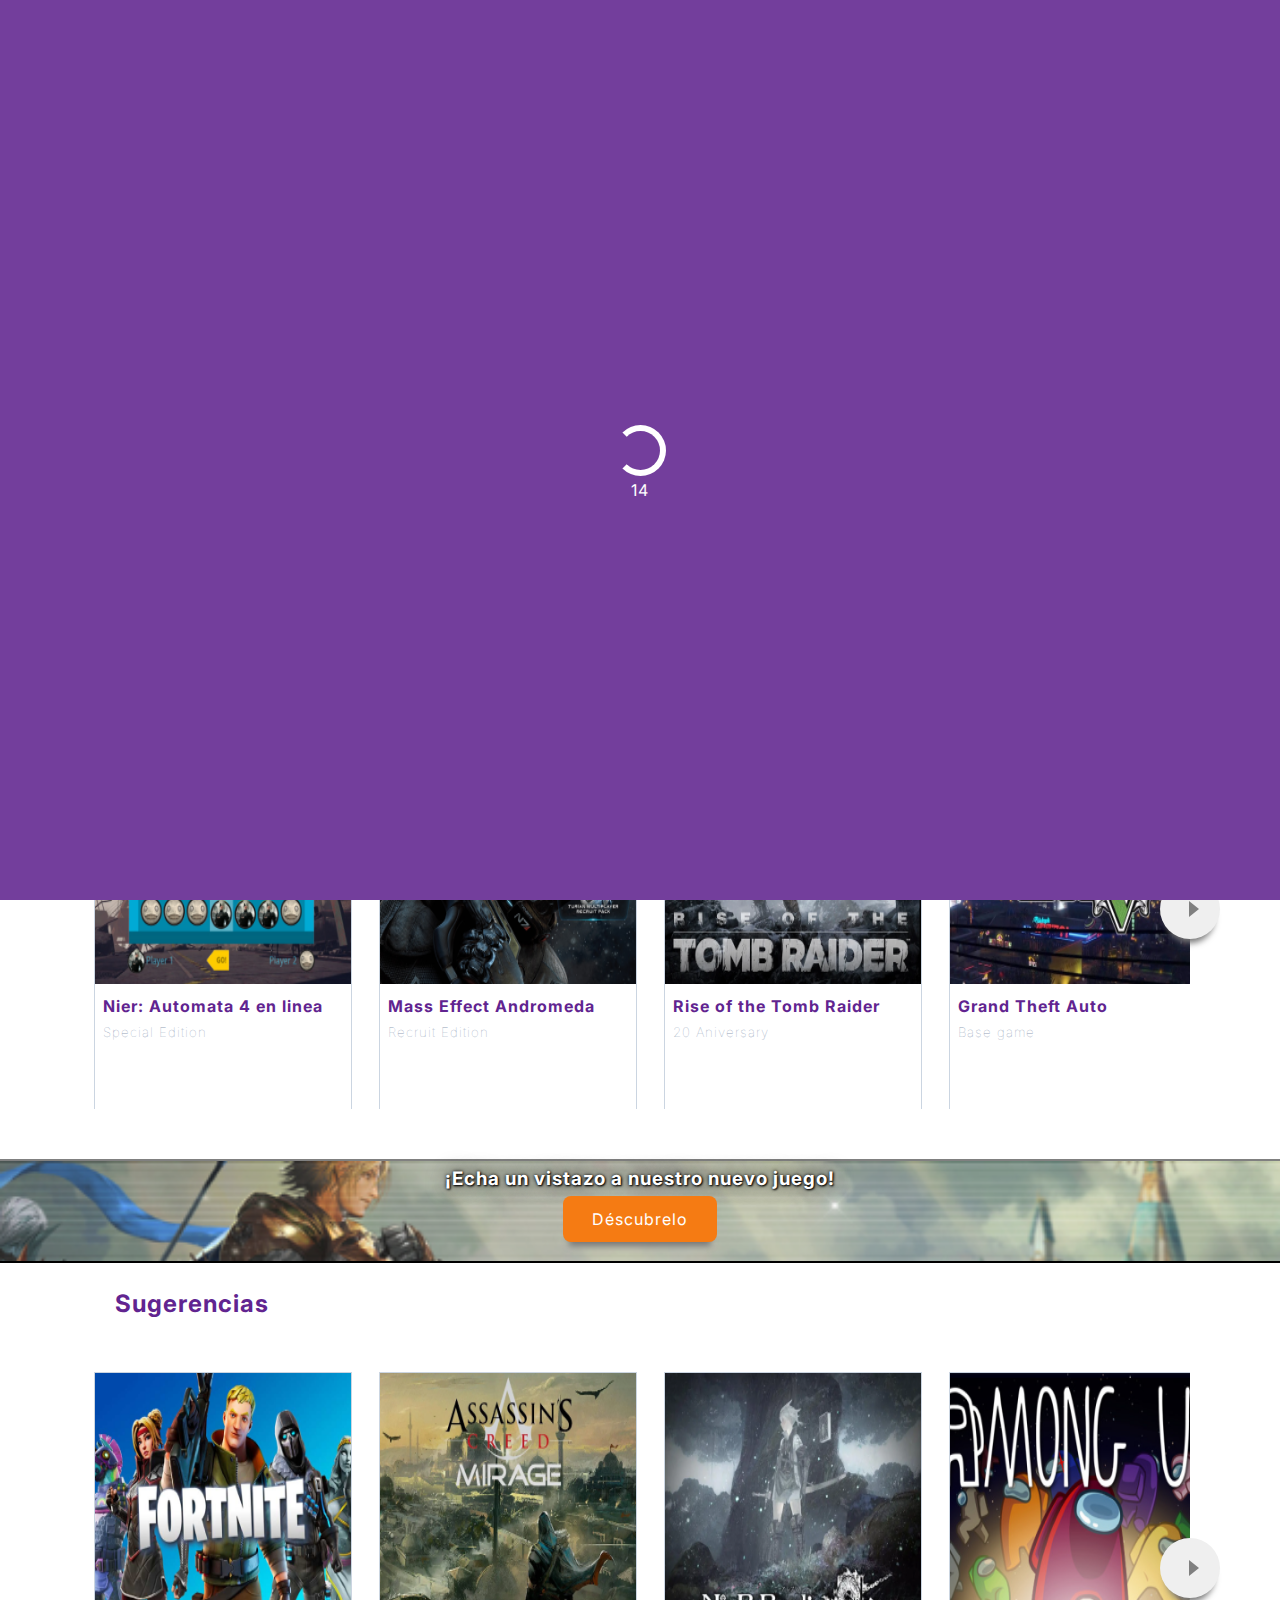
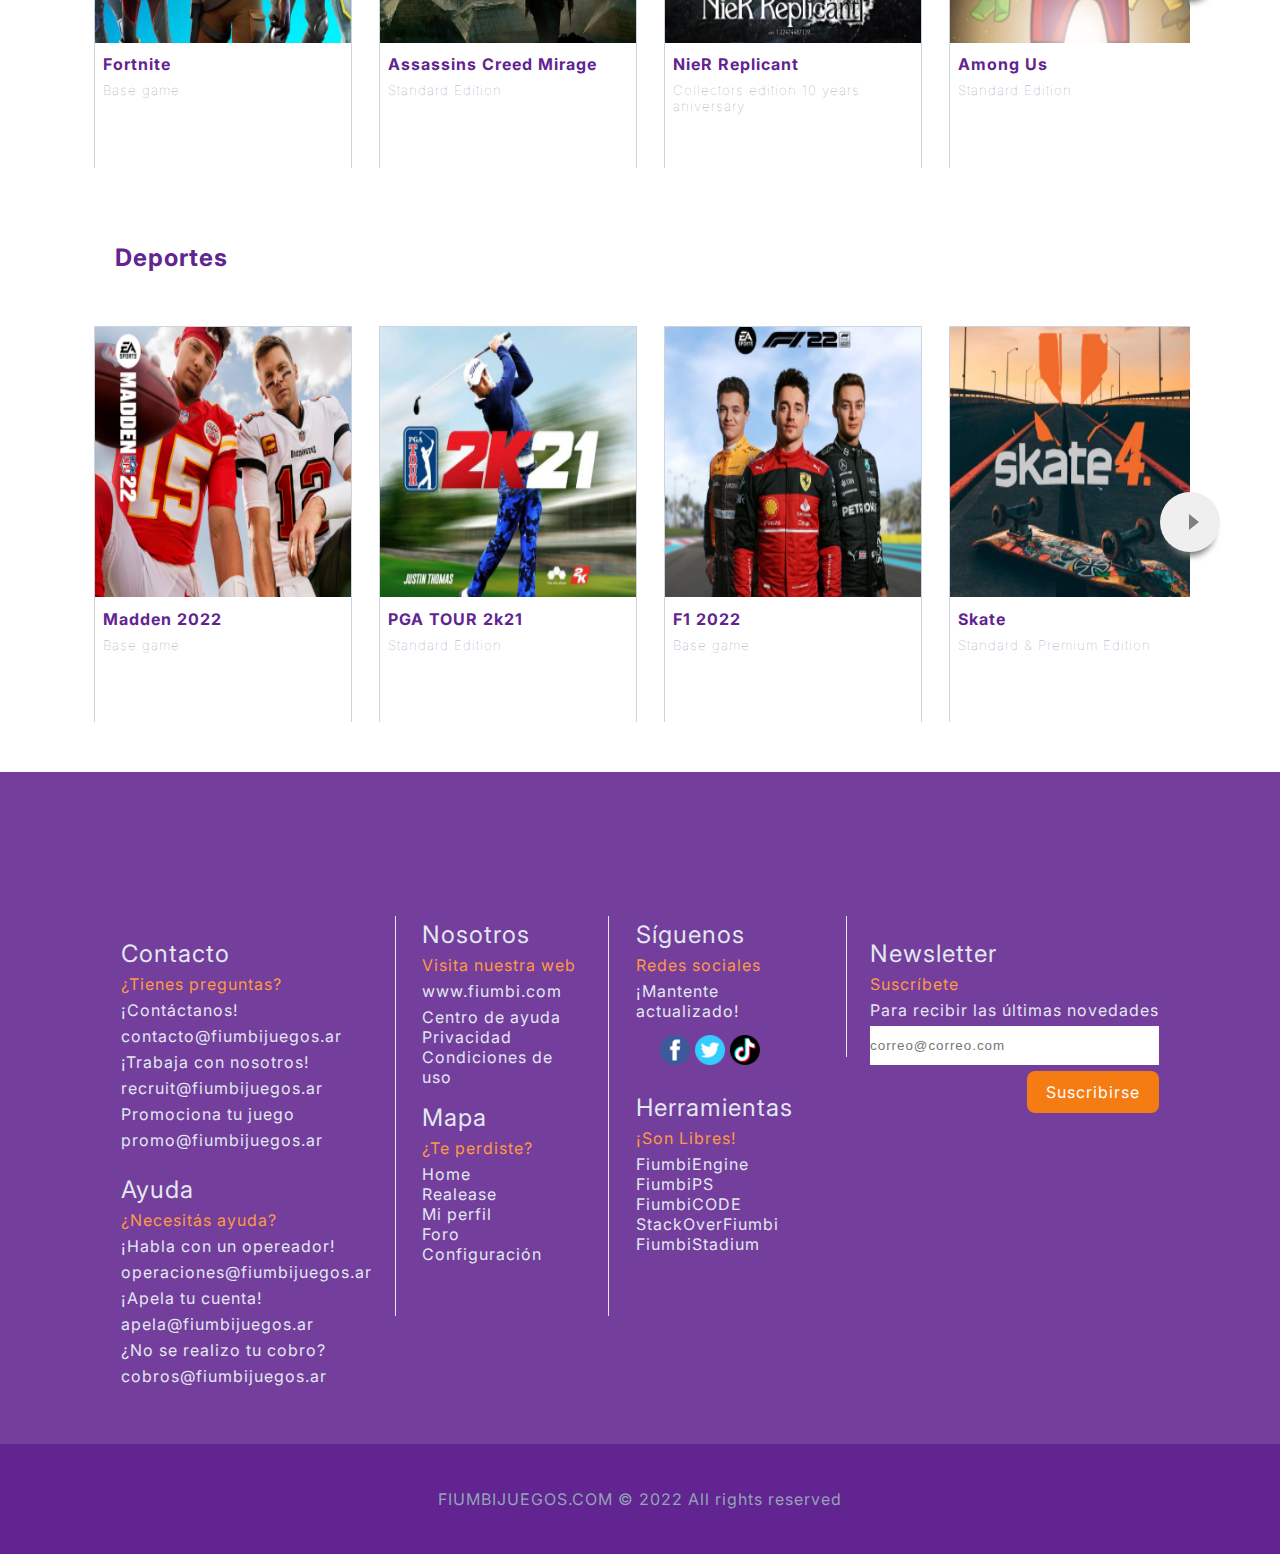
<file: Entregable N2/home.html>
<!DOCTYPE html>
<html lang="en">

<head>
  <meta charset="UTF-8">
  <meta http-equiv="X-UA-Compatible" content="IE=edge">
  <meta name="viewport" content="width=device-width, initial-scale=1.0">
  <link rel="stylesheet" href="style.css">
  <link href='https://fonts.googleapis.com/css?family=Inter' rel='stylesheet'>
  <link href="http://fonts.cdnfonts.com/css/passero-one" rel="stylesheet">
  <title>FJ - Inicio</title>
</head>

<body>

  <div class="divSpinner">
    <span class="spinner"></span>
    <div class="count"></div>
  </div>

  <ul id="navbar">
    <li id="logo"><a href="./home.html">FiumbiJuegos</a></li>
    <li class="profileNavbar"><a href="./profile.html">
        <img src="./images/profileImage.png" id="profileImg" alt=""></a></li>
    <li class="hamburgerNavbar">
      <input type="checkbox" id="menyAvPaa">
      <label id="burger" for="menyAvPaa">
        <div></div>
        <div></div>
        <div></div>
      </label>
      <div id="meny">
        <a href="" style="padding-top: 20%;">Acción</a>
        <a href="">Deportes</a>
        <a href="">Aventura</a>
        <a href="">Arcade</a>
        <a href="">Estrategia</a>
        <a href="">Musicales</a>
        <a href="">MMO</a>
        <a href="">Suspenso</a>
        <a href="">Casuales</a>
        <a href="">Automoviles</a>
        <a href="">Historia</a>
        <a href="">Policiales</a>
      </div>
    </li>
  </ul>

  
  <h2 class="categoryTitle">Sugerencias</h2>
  <div class="firstSection">
    <div class="carousel-container" id="carousel-container2">
      <div class="inner-carousel">
        <div class="track" id="track2">
          <div class="card-container">
            <div class="gameCard" style="justify-content: space-between;
        flex-direction: column;
        display: flex;">
              <div>
                <img src="./images/games/fortnite.png" alt="" class="cardImg">
                <div class="gameCardDescription">
                  <h4 class="gameCardGameTitle">Fortnite</h4>
                  <h5 class="gameCardGameSubtitle">Base game</h5>
                </div>
              </div>
              <button class="buttonGreen buttonCard">Jugar gratis</button>
            </div>
          </div>
          <div class="card-container">
            <div class="gameCard" style="justify-content: space-between;
        flex-direction: column;
        display: flex;">
              <div>
                <img src="./images/games/assasincreed.png" alt="" class="cardImg">
                <div class="gameCardDescription">
                  <h4 class="gameCardGameTitle">Assassins Creed Mirage</h4>
                  <h5 class="gameCardGameSubtitle">Standard Edition</h5>
                </div>
              </div>
              <div>
                <p class="gameCardGamePrice">$15.00</p>
                <button class="buttonOrange buttonCard buttonBuy">Comprar</button>
              </div>
            </div>
          </div>
          <div class="card-container">
            <div class="gameCard" style="justify-content: space-between;
        flex-direction: column;
        display: flex;">
              <div>
                <img src="./images/games/nierreplicant.png" alt="" class="cardImg">
                <div class="gameCardDescription">
                  <h4 class="gameCardGameTitle">NieR Replicant</h4>
                  <h5 class="gameCardGameSubtitle">Collectors edition 10 years aniversary</h5>
                </div>
              </div>
              <button class="buttonGreen buttonCard">Jugar gratis</button>
            </div>
          </div>
          <div class="card-container">
            <div class="gameCard" style="justify-content: space-between;
        flex-direction: column;
        display: flex;">
              <div>
                <img src="./images/games/amongus.png" alt="" class="cardImg">
                <div class="gameCardDescription">
                  <h4 class="gameCardGameTitle">Among Us</h4>
                  <h5 class="gameCardGameSubtitle">Standard Edition</h5>
                </div>
              </div>
              <div>
                <p class="gameCardGamePrice">$10.00</p>
                <button class="buttonOrange buttonCard buttonBuy">Comprar</button>
              </div>
            </div>
          </div>
          <div class="card-container">
            <div class="gameCard" style="justify-content: space-between;
        flex-direction: column;
        display: flex;">
              <div>
                <img src="./images/games/assasincreed.png" alt="" class="cardImg">
                <div class="gameCardDescription">
                  <h4 class="gameCardGameTitle">Assasin's Creed</h4>
                  <h5 class="gameCardGameSubtitle">Mirage saga</h5>
                </div>
              </div>
              <button class="buttonGreen buttonCard">Jugar gratis</button>
            </div>
          </div>
          <div class="card-container">
            <div class="gameCard" style="justify-content: space-between;
        flex-direction: column;
        display: flex;">
              <div>
                <img src="./images/games/va11halla.png" alt="" class="cardImg">
                <div class="gameCardDescription">
                  <h4 class="gameCardGameTitle">Va-11 Hall-a</h4>
                  <h5 class="gameCardGameSubtitle">Cyberpunk Bartender Action</h5>
                </div>
              </div>
              <div>
                <p class="gameCardGamePrice">$300.00</p>
                <button class="buttonOrange buttonCard buttonBuy">Comprar</button>
              </div>
            </div>
          </div>
          <div class="card-container">
            <div class="gameCard" style="justify-content: space-between;
        flex-direction: column;
        display: flex;">
              <div>
                <img src="./images/games/celeste.png" alt="" class="cardImg">
                <div class="gameCardDescription">
                  <h4 class="gameCardGameTitle">Celeste</h4>
                  <h5 class="gameCardGameSubtitle">Game base</h5>
                </div>
              </div>
              <button class="buttonGreen buttonCard">Jugar gratis</button>
            </div>
          </div>
        </div>
        <div class="carousel-buttons">
          <button class="prev" id="prev2"><div class="triangle-left2"></div>
          </button>
          <button class="next" id="next2"><div class="triangle-right2"></button>
        </div>
      </div>
    </div>
  </div>


  <h2 class="categoryTitle">Mis juegos</h2>


  <div class="firstSection">
    <div class="carousel-container" id="carousel-container">
      <div class="inner-carousel">
        <div class="track" id="track">
          <div class="card-container">
            <div class="gameCard" style="justify-content: space-between;
        flex-direction: column;
        display: flex;">
              <div>
                <img src="./images/games/nier.png" alt="" class="cardImg">
                <div class="gameCardDescription">
                  <h4 class="gameCardGameTitle">Nier: Automata 4 en linea</h4>
                  <h5 class="gameCardGameSubtitle">Special Edition</h5>
                </div>
              </div>
              <button class="buttonViolet  buttonCard"><a href="./game-page.html" style="text-decoration: none; color: white;">Jugar</a></button>
            </div>
          </div>
          <div class="card-container">
            <div class="gameCard" style="justify-content: space-between;
        flex-direction: column;
        display: flex;">
              <div>
                <img src="./images/games/andromeda.png" alt="" class="cardImg">
                <div class="gameCardDescription">
                  <h4 class="gameCardGameTitle">Mass Effect Andromeda</h4>
                  <h5 class="gameCardGameSubtitle">Recruit Edition</h5>
                </div>
              </div>
              <button class="buttonViolet  buttonCard">Jugar</button>
            </div>
          </div>
          <div class="card-container">
            <div class="gameCard" style="justify-content: space-between;
        flex-direction: column;
        display: flex;">
              <div>
                <img src="./images/games/tombraider.png" alt="" class="cardImg">
                <div class="gameCardDescription">
                  <h4 class="gameCardGameTitle">Rise of the Tomb Raider</h4>
                  <h5 class="gameCardGameSubtitle">20 Aniversary</h5>
                </div>
              </div>
              <button class="buttonViolet  buttonCard">Jugar</button>
            </div>
          </div>
          <div class="card-container">
            <div class="gameCard" style="justify-content: space-between;
        flex-direction: column;
        display: flex;">
              <div>
                <img src="./images/games/gta.png" alt="" class="cardImg">
                <div class="gameCardDescription">
                  <h4 class="gameCardGameTitle">Grand Theft Auto</h4>
                  <h5 class="gameCardGameSubtitle">Base game</h5>
                </div>
              </div>
              <button class="buttonViolet  buttonCard">Jugar</button>
            </div>
          </div>
          <div class="card-container">
            <div class="gameCard" style="justify-content: space-between;
        flex-direction: column;
        display: flex;">
              <div>
                <img src="./images/games/nierreplicant.png" alt="" class="cardImg">
                <div class="gameCardDescription">
                  <h4 class="gameCardGameTitle">Nier Replicant</h4>
                  <h5 class="gameCardGameSubtitle">White Snow Edition</h5>
                </div>
              </div>
              <button class="buttonViolet  buttonCard">Jugar</button>
            </div>
          </div>
          <div class="card-container">
            <div class="gameCard" style="justify-content: space-between;
        flex-direction: column;
        display: flex;">
              <div>
                <img src="./images/games/fortnite.png" alt="" class="cardImg">
                <div class="gameCardDescription">
                  <h4 class="gameCardGameTitle">Fortnite</h4>
                  <h5 class="gameCardGameSubtitle">Base game</h5>
                </div>
              </div>
              <button class="buttonViolet  buttonCard">Jugar</button>
            </div>
          </div>
          <div class="card-container">
            <div class="gameCard" style="justify-content: space-between;
        flex-direction: column;
        display: flex;">
              <div>
                <img src="./images/games/hollow.png" alt="" class="cardImg">
                <div class="gameCardDescription">
                  <h4 class="gameCardGameTitle">Hollow Knight</h4>
                  <h5 class="gameCardGameSubtitle">Voldheart Edition</h5>
                </div>
              </div>
              <button class="buttonViolet  buttonCard">Jugar</button>
            </div>
          </div>
        </div>
        <div class="carousel-buttons">
          <button class="prev" id="prev"><div class="triangle-left2"></div>
          </button>
          <button class="next" id="next"><div class="triangle-right2"></button>
        </div>
      </div>
    </div>
  </div>

<div style="width: 100%; height:100px; border-top: 2px solid grey; border-bottom: 2px solid black; text-align: center; background-image: url(./images/gamerelease/banner.png); background-repeat: no-repeat;
background-size:cover; color: white;">

  <h3 style="margin: 6px; text-shadow: 1px 1px 2px black, 0 0 1em black, 0 0 0.2em black;">¡Echa un vistazo a nuestro nuevo juego!</h3>  <button class="buttonOrange buttonShadow"><a href="./gamerelease.html" style=" text-decoration: none; color: white">Déscubrelo</a> </button>

</div>
  
  <h2 class="categoryTitle">Sugerencias</h2>
  <div class="firstSection">
    <div class="carousel-container" id="carousel-container2">
      <div class="inner-carousel">
        <div class="track" id="track2">
          <div class="card-container">
            <div class="gameCard" style="justify-content: space-between;
        flex-direction: column;
        display: flex;">
              <div>
                <img src="./images/games/fortnite.png" alt="" class="cardImg">
                <div class="gameCardDescription">
                  <h4 class="gameCardGameTitle">Fortnite</h4>
                  <h5 class="gameCardGameSubtitle">Base game</h5>
                </div>
              </div>
              <button class="buttonGreen buttonCard">Jugar gratis</button>
            </div>
          </div>
          <div class="card-container">
            <div class="gameCard" style="justify-content: space-between;
        flex-direction: column;
        display: flex;">
              <div>
                <img src="./images/games/assasincreed.png" alt="" class="cardImg">
                <div class="gameCardDescription">
                  <h4 class="gameCardGameTitle">Assassins Creed Mirage</h4>
                  <h5 class="gameCardGameSubtitle">Standard Edition</h5>
                </div>
              </div>
              <div>
                <p class="gameCardGamePrice">$15.00</p>
                <button class="buttonOrange buttonCard buttonBuy">Comprar</button>
              </div>
            </div>
          </div>
          <div class="card-container">
            <div class="gameCard" style="justify-content: space-between;
        flex-direction: column;
        display: flex;">
              <div>
                <img src="./images/games/nierreplicant.png" alt="" class="cardImg">
                <div class="gameCardDescription">
                  <h4 class="gameCardGameTitle">NieR Replicant</h4>
                  <h5 class="gameCardGameSubtitle">Collectors edition 10 years aniversary</h5>
                </div>
              </div>
              <button class="buttonGreen buttonCard">Jugar gratis</button>
            </div>
          </div>
          <div class="card-container">
            <div class="gameCard" style="justify-content: space-between;
        flex-direction: column;
        display: flex;">
              <div>
                <img src="./images/games/amongus.png" alt="" class="cardImg">
                <div class="gameCardDescription">
                  <h4 class="gameCardGameTitle">Among Us</h4>
                  <h5 class="gameCardGameSubtitle">Standard Edition</h5>
                </div>
              </div>
              <div>
                <p class="gameCardGamePrice">$10.00</p>
                <button class="buttonOrange buttonCard buttonBuy">Comprar</button>
              </div>
            </div>
          </div>
          <div class="card-container">
            <div class="gameCard" style="justify-content: space-between;
        flex-direction: column;
        display: flex;">
              <div>
                <img src="./images/games/assasincreed.png" alt="" class="cardImg">
                <div class="gameCardDescription">
                  <h4 class="gameCardGameTitle">Assasin's Creed</h4>
                  <h5 class="gameCardGameSubtitle">Mirage saga</h5>
                </div>
              </div>
              <button class="buttonGreen buttonCard">Jugar gratis</button>
            </div>
          </div>
          <div class="card-container">
            <div class="gameCard" style="justify-content: space-between;
        flex-direction: column;
        display: flex;">
              <div>
                <img src="./images/games/va11halla.png" alt="" class="cardImg">
                <div class="gameCardDescription">
                  <h4 class="gameCardGameTitle">Va-11 Hall-a</h4>
                  <h5 class="gameCardGameSubtitle">Cyberpunk Bartender Action</h5>
                </div>
              </div>
              <div>
                <p class="gameCardGamePrice">$300.00</p>
                <button class="buttonOrange buttonCard buttonBuy">Comprar</button>
              </div>
            </div>
          </div>
          <div class="card-container">
            <div class="gameCard" style="justify-content: space-between;
        flex-direction: column;
        display: flex;">
              <div>
                <img src="./images/games/celeste.png" alt="" class="cardImg">
                <div class="gameCardDescription">
                  <h4 class="gameCardGameTitle">Celeste</h4>
                  <h5 class="gameCardGameSubtitle">Game base</h5>
                </div>
              </div>
              <button class="buttonGreen buttonCard">Jugar gratis</button>
            </div>
          </div>
        </div>
        <div class="carousel-buttons">
          <button class="prev" id="prev2"><div class="triangle-left2"></div>
          </button>
          <button class="next" id="next2"><div class="triangle-right2"></button>
        </div>
      </div>
    </div>
  </div>

  <h2 class="categoryTitle">Deportes</h2>
  
  <div class="firstSection">
    <div class="carousel-container" id="carousel-container3">
      <div class="inner-carousel">
        <div class="track" id="track3">
          <div class="card-container">
            <div class="gameCard" style="justify-content: space-between;
        flex-direction: column;
        display: flex;">
              <div>
                <img src="./images/games/madden.png" alt="" class="cardImg">
                <div class="gameCardDescription">
                  <h4 class="gameCardGameTitle">Madden 2022</h4>
                  <h5 class="gameCardGameSubtitle">Base game</h5>
                </div>
              </div>
              <button class="buttonGreen buttonCard">Jugar gratis</button>
            </div>
          </div>
          <div class="card-container">
            <div class="gameCard" style="justify-content: space-between;
        flex-direction: column;
        display: flex;">
              <div>
                <img src="./images/games/pgatour.png" alt="" class="cardImg">
                <div class="gameCardDescription">
                  <h4 class="gameCardGameTitle">PGA TOUR 2k21</h4>
                  <h5 class="gameCardGameSubtitle">Standard Edition</h5>
                </div>
              </div>
              <div>
                <p class="gameCardGamePrice">$70.00</p>
                <button class="buttonOrange buttonCard buttonBuy">Comprar</button>
              </div>
            </div>
          </div>
          <div class="card-container">
            <div class="gameCard" style="justify-content: space-between;
        flex-direction: column;
        display: flex;">
              <div>
                <img src="./images/games/f12022.png" alt="" class="cardImg">
                <div class="gameCardDescription">
                  <h4 class="gameCardGameTitle">F1 2022</h4>
                  <h5 class="gameCardGameSubtitle">Base game</h5>
                </div>
              </div>
              <button class="buttonGreen buttonCard">Jugar gratis</button>
            </div>
          </div>
          <div class="card-container">
            <div class="gameCard" style="justify-content: space-between;
        flex-direction: column;
        display: flex;">
              <div>
                <img src="./images/games/skate4.png" alt="" class="cardImg">
                <div class="gameCardDescription">
                  <h4 class="gameCardGameTitle">Skate</h4>
                  <h5 class="gameCardGameSubtitle">Standard & Premium Edition</h5>
                </div>
              </div>
              <div>
                <p class="gameCardGamePrice">$2000.00</p>
                <button class="buttonOrange buttonCard buttonBuy">Comprar</button>
              </div>
            </div>
          </div>
          <div class="card-container">
            <div class="gameCard" style="justify-content: space-between;
        flex-direction: column;
        display: flex;">
              <div>
                <img src="./images/games/nba.png" alt="" class="cardImg">
                <div class="gameCardDescription">
                  <h4 class="gameCardGameTitle">NBA 2K</h4>
                  <h5 class="gameCardGameSubtitle">Premium Edition 2022</h5>
                </div>
              </div>
              <button class="buttonGreen buttonCard">Jugar gratis</button>
            </div>
          </div>
          <div class="card-container">
            <div class="gameCard" style="justify-content: space-between;
        flex-direction: column;
        display: flex;">
              <div>
                <img src="./images/games/fifa.png" alt="" class="cardImg">
                <div class="gameCardDescription">
                  <h4 class="gameCardGameTitle">FIFA 2022</h4>
                  <h5 class="gameCardGameSubtitle">Mbappe Version</h5>
                </div>
              </div>
              <div>
                <p class="gameCardGamePrice">$5.00</p>
                <button class="buttonOrange buttonCard buttonBuy">Comprar</button>
              </div>
            </div>
          </div>
          <div class="card-container">
            <div class="gameCard" style="justify-content: space-between;
        flex-direction: column;
        display: flex;">
              <div>
                <img src="./images/games/descenders.jpg" alt="" class="cardImg">
                <div class="gameCardDescription">
                  <h4 class="gameCardGameTitle">Descenders</h4>
                  <h5 class="gameCardGameSubtitle">Game base</h5>
                </div>
              </div>
              <button class="buttonGreen buttonCard">Jugar gratis</button>
            </div>
          </div>
        </div>
        <div class="carousel-buttons">
          <button class="prev" id="prev3"><div class="triangle-left2"></div>
          </button>
          <button class="next" id="next3"><div class="triangle-right2"></div></button>
        </div>
      </div>
    </div>
  </div>

  <div class="footer">
    <!--All-->
    <div class="firstSectionFooter">
      <!--First section-->
      <div class="footerRow">
        <p class="footerRowTitle">Contacto</p>
        <p class="colorhfooter">¿Tienes preguntas?</p>
        <p>¡Contáctanos!</p>
        <p>contacto@fiumbijuegos.ar</p>
        <p>¡Trabaja con nosotros!</p>
        <p>recruit@fiumbijuegos.ar</p>
        <p>Promociona tu juego</p>
        <p>promo@fiumbijuegos.ar</p>

        <p class="footerRowTitle spaced">Ayuda</p>
        <p class="colorhfooter">¿Necesitás ayuda?</p>
        <p>¡Habla con un opereador!</p>
        <p>operaciones@fiumbijuegos.ar</p>
        <p>¡Apela tu cuenta!</p>
        <p>apela@fiumbijuegos.ar</p>
        <p>¿No se realizo tu cobro?</p>
        <p>cobros@fiumbijuegos.ar</p>
      </div>

      <div class="space-1"></div>
      <div class="footer-row-box" >
        <div class="footerRow  footer-columned" >
          <p class="footerRowTitle">Nosotros</p>
          <p class="colorhfooter">Visita nuestra web</p>
          <p>www.fiumbi.com</p>
          <a class="footerLink" href="">Centro de ayuda</a>
          <br>
          <a class="footerLink" href="">Privacidad</a>
          <br>
          <a class="footerLink" href="">Condiciones de uso</a>
          <p class="footerRowTitle spaced">Mapa</p>
          <p class="colorhfooter">¿Te perdiste?</p>
                              
          <a class="footerLink" href="./home.html">Home</a>
          <br>
          <a class="footerLink" href="./gamerelease.html">Realease</a>
          <br>
          <a class="footerLink" href="">Mi perfil</a>
          <br>
          <a class="footerLink" href="">Foro</a>
          <br>
          <a class="footerLink" href="">Configuración</a>

        </div>
      </div>
      <div class="space-2"></div>
      <div class="footer-row-box" >
        <div class="footerRow ">
          <p class="footerRowTitle footer-columned-item" >Síguenos</p>
          <p class="colorhfooter footer-columned-item" >Redes sociales</p>
          <p class="footer-columned-item">¡Mantente actualizado!</p>
          <div class="footerSocialMediaIcons footer-columned-item">
            <a href=""><img src="./images/social/facebook.png" alt=""></a>
            <a href=""><img src="./images/social/twitter.png" alt=""></a>
            <a href=""><img src="./images/social/tiktok.png" alt=""></a>
          </div>
          <p class="footerRowTitle spaced footer-columned-item">Herramientas</p>
          <p class="colorhfooter footer-columned-item">¡Son Libres!</p>
          <a class="footerLink footer-columned-item" href="">FiumbiEngine</a>
          <br>
          <a class="footerLink footer-columned-item" href="">FiumbiPS</a>
          <br>
          <a class="footerLink footer-columned-item" href="">FiumbiCODE</a>
          <br>
          <a class="footerLink footer-columned-item" href="">StackOverFiumbi</a>
          <br>
          <a class="footerLink footer-columned-item" href="">FiumbiStadium</a>
        </div>
      </div>
      <div class="space-2"></div>

      <div class="footerRow borderRow">
        <p class="footerRowTitle">Newsletter</p>
        <p class="colorhfooter">Suscríbete</p>
        <p>Para recibir las últimas novedades</p>
        <form action="./home.html">
          <input class="footerInput" type="text" placeholder="correo@correo.com"><br>
          <button class="buttonOrange buttonSusc" onclick="suscribedAlert()">Suscribirse</button>
        </form>
      </div>
    </div>

    




    <div class="secondSectionFooter">
      <!--Second section-->
      <p>FIUMBIJUEGOS.COM © 2022 All rights reserved</p>
    </div>
  </div>


  <script src="script.js"></script>
</body>

</html>
</file>
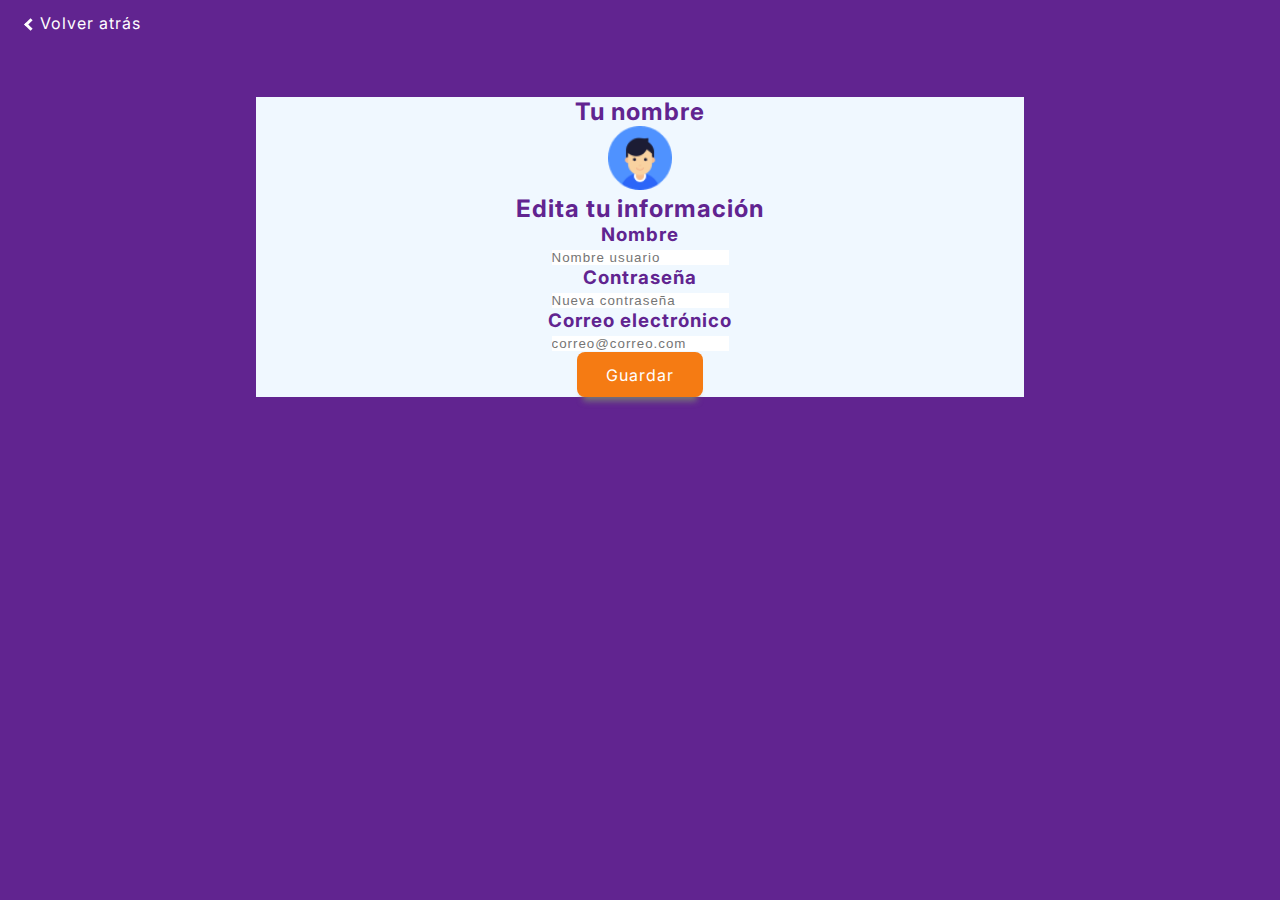
<file: Entregable N2/profile.html>
<!DOCTYPE html>
<html lang="en">
<head>
    <meta charset="UTF-8">
    <meta http-equiv="X-UA-Compatible" content="IE=edge">
    <meta name="viewport" content="width=device-width, initial-scale=1.0">
    <link rel="stylesheet" href="style.css">
    <link href="http://fonts.cdnfonts.com/css/passero-one" rel="stylesheet">
    <link href='https://fonts.googleapis.com/css?family=Inter' rel='stylesheet'>
    <title>FJ - Perfil</title>
</head>
<body style="background-color: #612490; font-family: Inter">
    
    <div style="padding-top: 1%; padding-left: 2%;">
        <a href="home.html" style="color: white;"><p><i class="arrow left"></i><span> Volver atrás</span></p></a>
    </div>
    <div style="text-align: center; background-color: aliceblue; margin-left: 20%; margin-bottom: 20%; margin-right: 20%; margin-top: 5%;">
        <h2>Tu nombre</h3>
            <img src="./images/profileImage.png" alt="" style="width: 4em;">
            <h2>Edita tu información</h3>
            <h3>Nombre</h2>
            <input type="text" id="fname" name="fname" placeholder="Nombre usuario"><br>
            <h3>Contraseña</h2>
            <input type="password" id="fname" name="fname" placeholder="Nueva contraseña"><br>
            <h3>Correo electrónico</h2>
            <input type="text" id="fname" name="fname" placeholder="correo@correo.com"><br>
            <button class="buttonOrange buttonShadow">Guardar</button>
    </div>

</body>
</html>
</file>
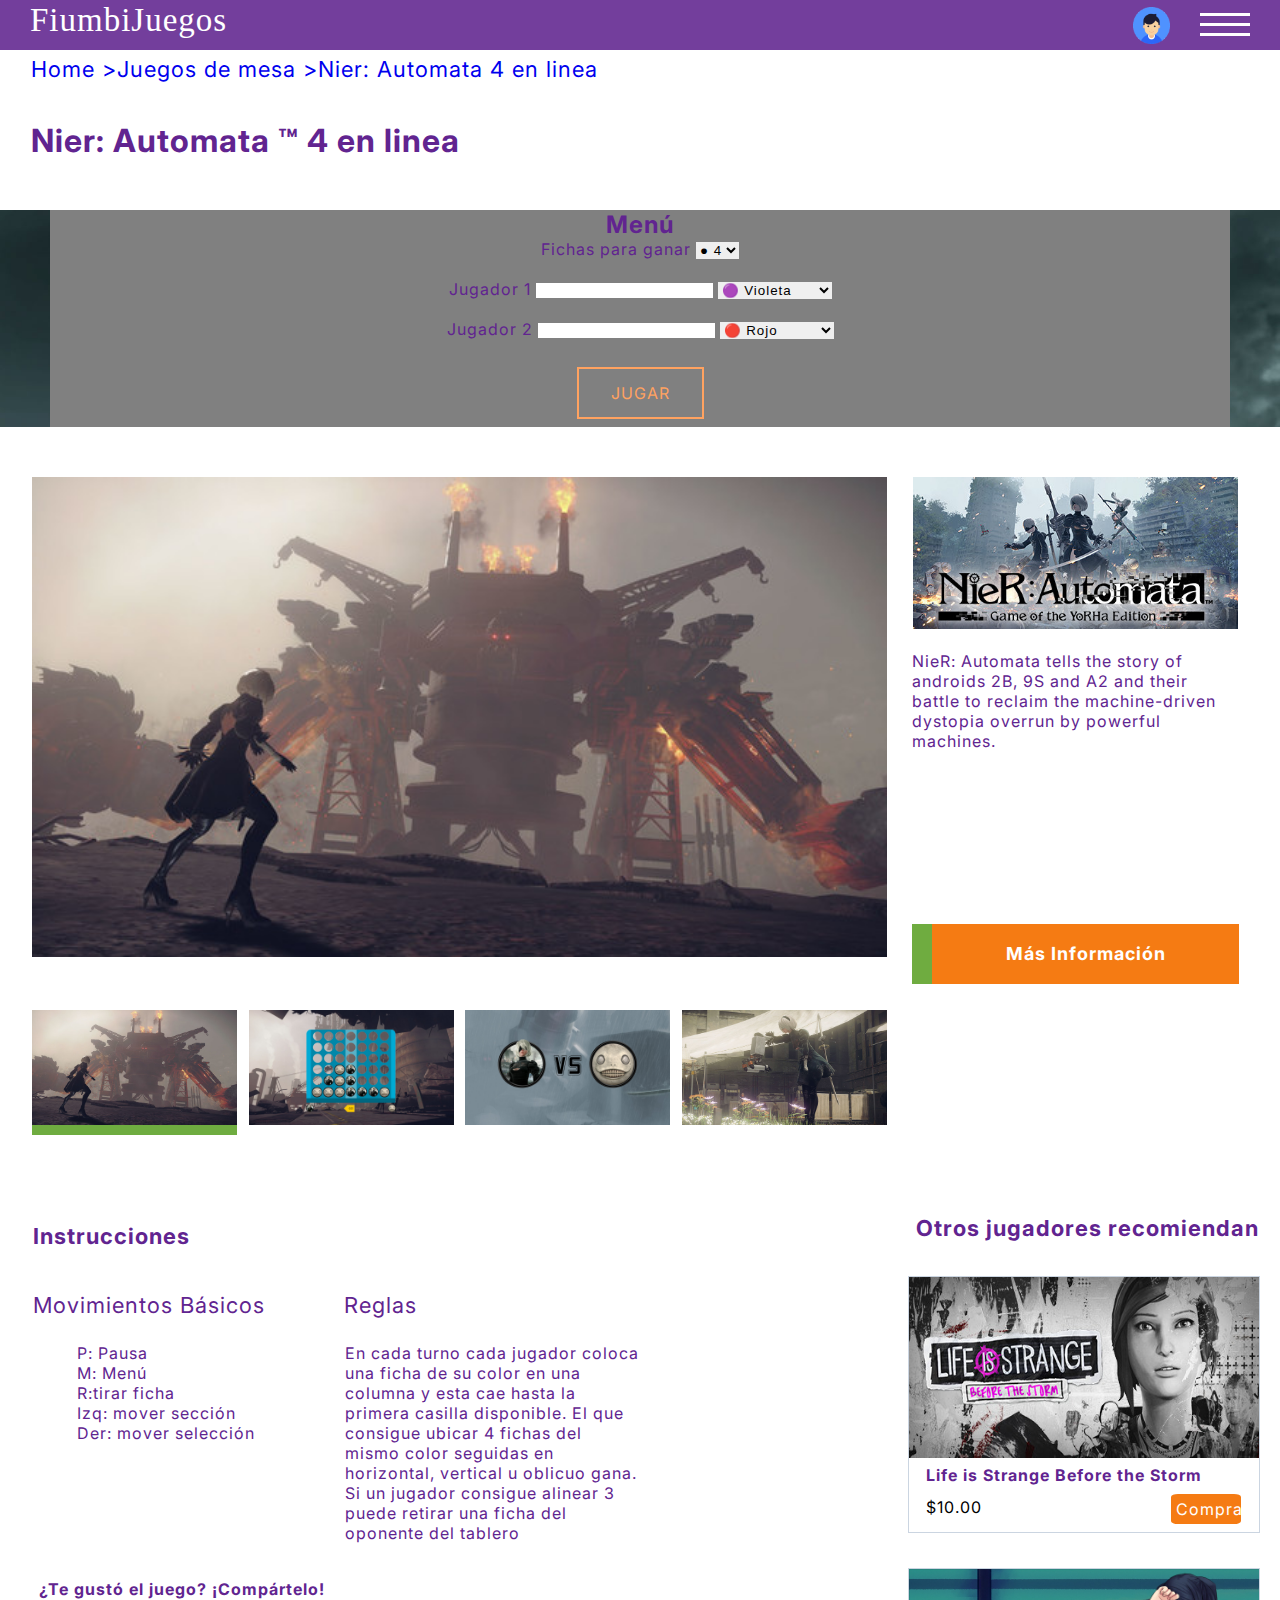
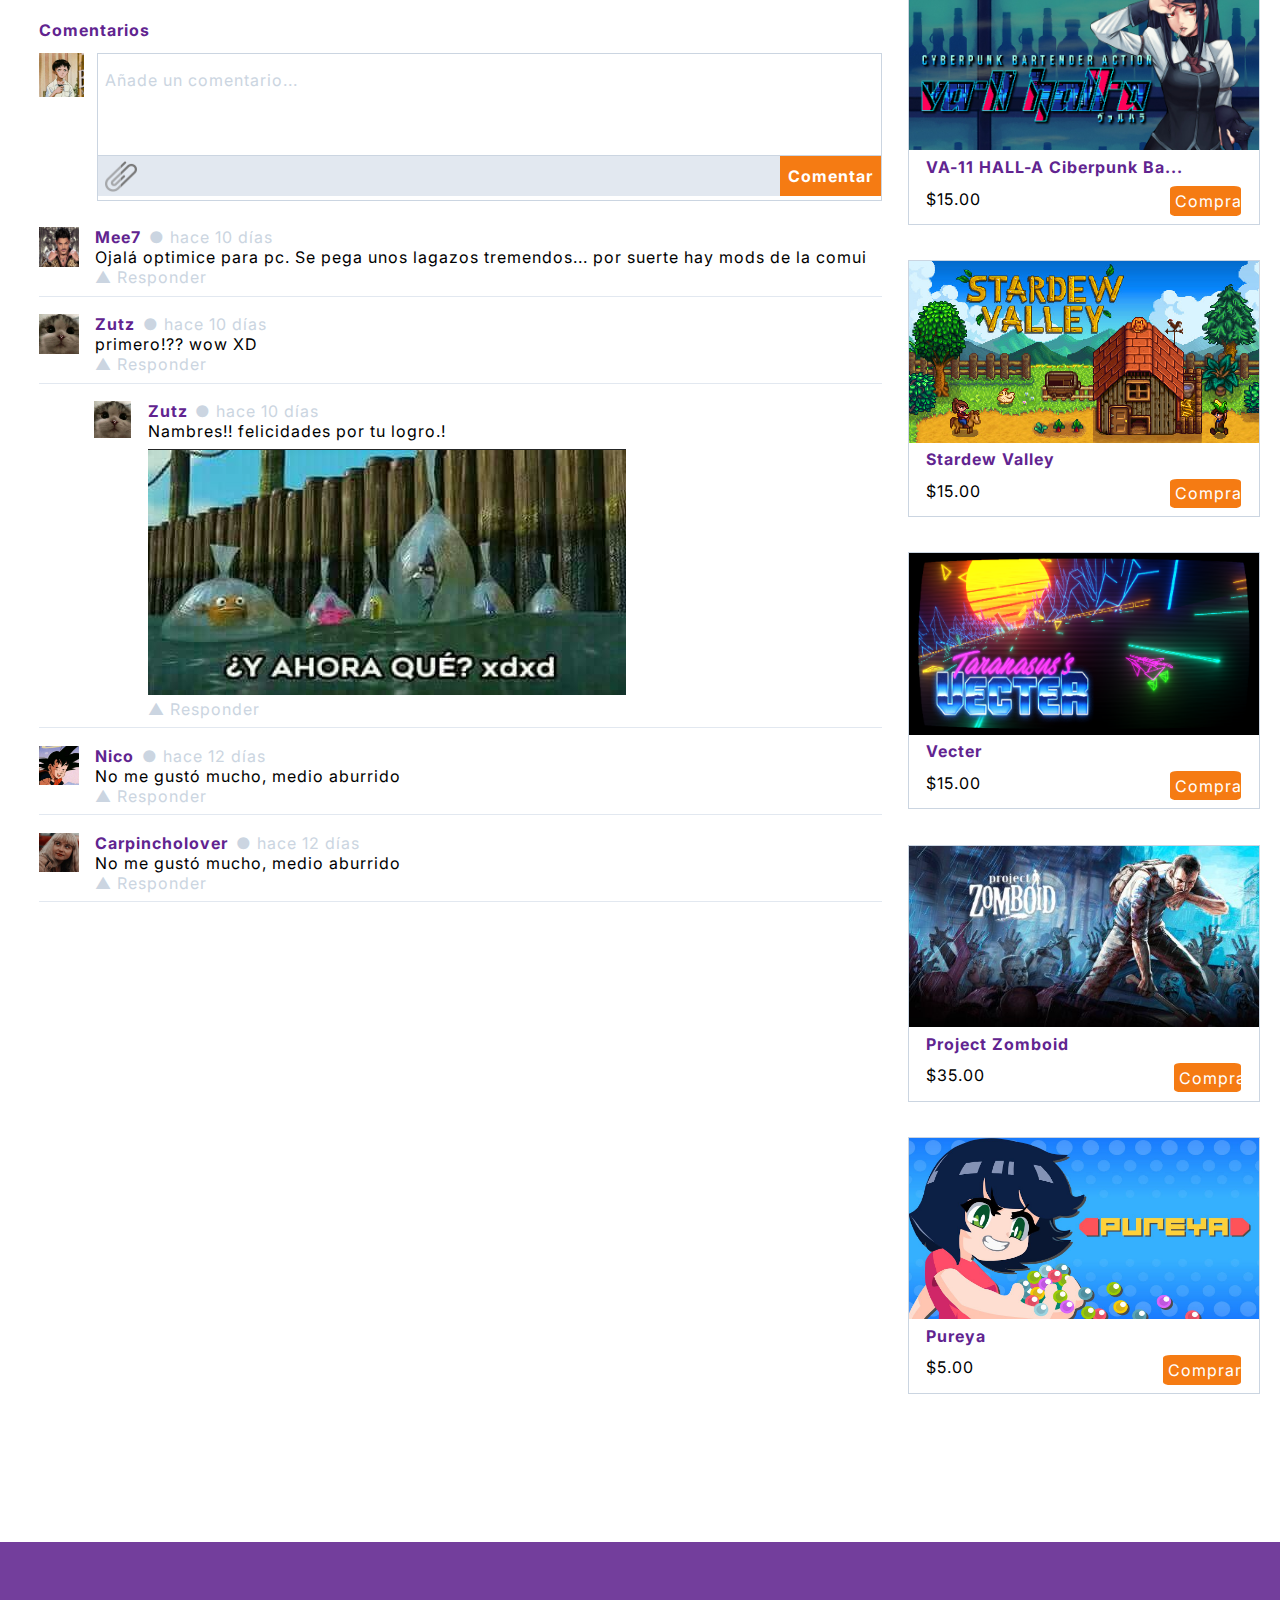
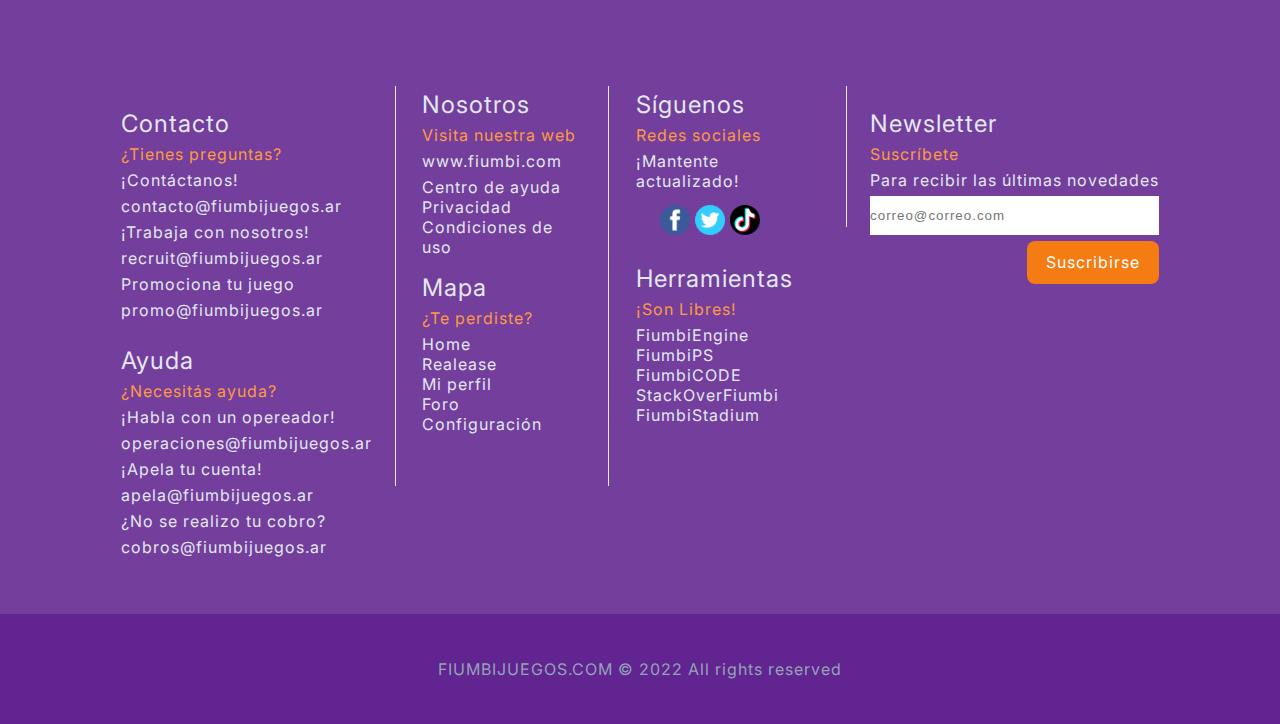
<file: Entregable N3/game-page.html>
<!DOCTYPE html>
<html lang="en">
<head>
    <meta charset="UTF-8">
    <meta http-equiv="X-UA-Compatible" content="IE=edge">
    <meta name="viewport" content="width=device-width, initial-scale=1.0">
    
    <link rel="stylesheet" href="./style-game-page.css">
    <link href='https://fonts.googleapis.com/css?family=Inter' rel='stylesheet'>
    <title>FJ - 4 en linea Nier</title>
    <link href='https://fonts.googleapis.com/css?family=Inter' rel='stylesheet'>
    <link href="http://fonts.cdnfonts.com/css/passero-one" rel="stylesheet">
</head>
<body>

    
    <ul id="navbar">
        <li id="logo"><a href="./home.html">FiumbiJuegos</a></li>
        <li class="profileNavbar"><a href="./profile.html">
            <img src="./images/profileImage.png" id="profileImg" alt=""></a></li>
        <li class="hamburgerNavbar">
          <input type="checkbox" id="menyAvPaa">
          <label id="burger" for="menyAvPaa">
            <div></div>
            <div></div>
            <div></div>
          </label>
          <div id="meny">
            <a href="" style="padding-top: 20%;">Acción</a>
            <a href="">Deportes</a>
            <a href="">Aventura</a>
            <a href="">Arcade</a>
            <a href="">Estrategia</a>
            <a href="">Musicales</a>
            <a href="">MMO</a>
            <a href="">Suspenso</a>
            <a href="">Casuales</a>
            <a href="">Automoviles</a>
            <a href="">Historia</a>
            <a href="">Policiales</a>
          </div>
        </li>
      </ul>
    

    <nav class="breadcrumb">
            <a href="./home.html">Home</a>
            <a href="#">>Juegos de mesa</a>
            <a class="unavailable" href="#">>Nier: Automata 4 en linea</a>
    </nav>

    

    <h3 class="game-player-title">Nier: Automata ™  4 en linea</h3>
    <!-- -------------------------------------------------------------------------------------------------- -->
    <!-- <div class="game-player"> -->
  <div style="background-image:url(./imagenes/menuBackground.jpg); background-repeat: no-repeat; background-size: cover;  text-align: center; "> 
        
    <div class="mainMenu" style="text-align:center; background-color: grey; margin: 50px;">
        <h2>Menú</h2> 
        Fichas para ganar
        <select id="numberToWin">
            <option value="4"> ● 4</option>
            <option value="5"> ● 5</option>
            <option value="6"> ● 6</option>
        </select> 
        <br><br>
        Jugador 1
        <input type="text" id="player1Name">
        <select id="player1Skin">
            <option value="red1"> 🔴 Rojo</option>
            <option value="violet1" selected> 🟣 Violeta</option>
            <option value="green1"> 🟢 Verde</option>
            <option value="yellow1"> 🟡 Amarillo</option>
            <option value="blue1"> 🔵 Azul</option>
            <option value="halloween1"> 🎃 Halloween</option>
            <option value="football1"> ⚽ Futbol</option>
            <option value="cookie1"> 🍪 Galleta</option>
            <option value="santa1"> 🎅 Santa</option>
        </select> 
        <br><br>
        Jugador 2
        <input type="text" id="player2Name">
        <select id="player2Skin">
            <option value="red2"> 🔴 Rojo</option>
            <option value="violet2"> 🟣 Violeta</option>
            <option value="green2"> 🟢 Verde</option>
            <option value="yellow2"> 🟡 Amarillo</option>
            <option value="blue2"> 🔵 Azul</option>
            <option value="halloween2"> 🎃 Halloween</option>
            <option value="football2"> ⚽ Futbol</option>
            <option value="cookie2"> 🍪 Galleta</option>
            <option value="santa2"> 🎅 Santa</option>
        </select> 
        <br><br>
        <button class="gameButton" onclick="startGame()">JUGAR</button>
    </div>

    <div class="gameScreen" style="display: none;">
        <h1 id="titulo" style="color: white;">Comienza el juego</h1>
        <button class="gameButton" onClick="window.location.reload();">🡠 MENÚ</button>
        <button class="gameButton" type="button" id="btn-reset">REINICIAR JUEGO</button>
        <h1 style="color: green; font-size: 70px; font-family: 'Courier New', Courier, monospace;" id="timer">---</h1>

    <canvas id="canvas" width="900" height="600"></canvas>
    <div style="display: flex; justify-content: center;">
        <img id="leftArrow" src="./imagenes/leftArrow.png" alt="" style="height: 100px;">
        <img id="rightArrow" src="./imagenes/rightArrow.png" alt="" style="height: 100px; display: none;">
    </div>
    <div style="display: flex; justify-content: center; width: 100%;  background-color: #1E90FF;">
        
    
        
        <h1 style="display: inline-block;color: ghostwhite; font-family: 'Courier New', Courier, monospace;" class="nombreTurno"></h1>
    
    </div>   
    
    </div>




    </div>
    <!-- -------------------------------------------------------------------------------------------------- -->

    <section class="game-info" >
        <div class="carrousel-info">
            <ul class="showed-carrousel-img-box">
                <li id="slide1">
                    <img  src="./images/games/carro_1.jpg" alt="" class="showed-carrousel-img">
                </li>
                <li id="slide2">
                    <img src="./images/games/carro_2.png" alt="" class="showed-carrousel-img">
                </li>
                <li id="slide3">
                    <img src="./images/games/carro_3.png" alt="" class="showed-carrousel-img">
                </li>
                <li id="slide4">
                    <img src="./images/games/carro_4.jpg" alt="" class="showed-carrousel-img">
                </li>
            </ul>
            <ul class="carrousel-imgs">
                <li class="carrousel-img-box ">
                    <a href="#slide1">
                        <img class="carrousel-img selected"src="./images/games/carro_1.jpg" alt="">
                    </a>
                </li>
                <li class="carrousel-img-box">
                    <a href="#slide2">
                        <img class="carrousel-img"src="./images/games/carro_2.png" alt="">
                    </a>
                </li>
                <li class="carrousel-img-box">
                    <a href="#slide3">
                        <img class="carrousel-img"src="./images/games/carro_3.png" alt="">
                    </a>
                </li>
                <li class="carrousel-img-box">
                    <a href="#slide4">
                        <img class="carrousel-img"src="./images/games/carro_4.jpg" alt="">
                    </a>
                </li>
            </ul> 
        </div>
        <article class="info-card">
            <div class="info-img-box">
                <img class="info-img"src="./images/games/nier-info-card.jpg" alt="">
            </div>
            <p>NieR: Automata tells the story of androids 2B, 9S and A2 and their battle to reclaim the machine-driven dystopia overrun by powerful machines.</p>
            <a href="" class="original-button">Más Información</a>
        </article>
    </section>

    <div class="bottom-box">
        <div>    
            <div class="instructions">
                <p class="subtitle text-bold" >Instrucciones</p>
                <div class="twin-boxes">
                    <p class="subtitle">Movimientos Básicos</p>
                    <p class="subtitle">Reglas</p>
                </div>
                <div class="twin-boxes">
                    <div class="instructions-movements">    
                        <ul>
                            <li>P: Pausa</li>
                            <li>M: Menú</li>
                            <li>R:tirar ficha</li>
                            <li>Izq: mover sección</li>
                            <li>Der: mover selección</li>
                        </ul>
                    </div>
                    <div class="instructions-rules">
                        <p>
                            En cada turno cada jugador coloca una ficha de su color en una columna y esta cae hasta la primera casilla disponible. 
                            El que consigue ubicar 4 fichas del mismo color seguidas en horizontal, vertical u oblicuo gana.
                            Si un jugador consigue alinear 3 puede retirar una ficha del oponente del tablero
                        </p>
                    </div>

                </div>
            </div>

            <Section class="share">
                <p class="text-bold">¿Te gustó el juego? ¡Compártelo!</p>
            </Section>

            <section class="comments-container ">
                <p class="text-bold">Comentarios</p>
                <article class="comment-box">
                    <div class="profile-pic-box">
                        <img class="profile-pic" src="./images/games/profile-pic.jpg" alt="">
                    </div>
                    <div class="label-box">
                        <p class="comment-label">Añade un comentario...</p>
                        <div class="comment-bottom">
                            <div class="tools-pic-box">
                                <img class="tool-pic" src="./images/games/clip.png" alt="">
                            </div>
                            <button class="send-comment-button">Comentar</button>
                        </div>
                    </div>
                </article>

                <article class="comment">
                    <div class="profile-pic-box-comment">
                        <img class="profile-pic" src="./images/games/comandante.jpg" alt="">
                    </div>
                    <div class="comment-content">
                        <div class="comment-header">
                            <p class="text-bold">Mee7</p>
                            <p class="time-ago">● hace 10 días</p>
                        </div>
                        <div class="showed-comment-bottom">
                            <p>Ojalá optimice para pc. Se pega unos lagazos tremendos... por suerte hay mods de la comui</p>
                            <p class="comment-label reply-action">▲ Responder</p>
                        </div>
                    </div>
                </article>

                <article class="comment">
                    <div class="profile-pic-box-comment">
                        <img class="profile-pic" src="./images/games/Gatito.jpg" alt="">
                    </div>
                    <div class="comment-content">
                        <div class="comment-header">
                            <p class="text-bold">Zutz</p>
                            <p class="time-ago">● hace 10 días</p>
                        </div>
                        <div class="showed-comment-bottom">
                            <p>primero!?? wow XD</p>
                            <p class="comment-label reply-action">▲ Responder</p>
                        </div>
                    </div>
                </article>

                <article class="comment">
                    <div class="profile-pic-box-comment reply">
                        <img class="profile-pic" src="./images/games/Gatito.jpg" alt="">
                    </div>
                    <div class="comment-content">
                        <div class="comment-header">
                            <p class="text-bold">Zutz</p>
                            <p class="time-ago">● hace 10 días</p>
                        </div>
                        <div class="showed-comment-bottom">
                            <p>Nambres!! felicidades por tu logro.!</p>

                            <div class="img-reply">
                                <img src="./images/games/comment.png" alt="">
                            </div>

                            <p class="comment-label reply-action">▲ Responder</p>
                        </div>
                        
                    </div>
                </article>

                <article class="comment">
                    <div class="profile-pic-box-comment">
                        <img class="profile-pic" src="./images/games/goku.jpg" alt="">
                    </div>
                    <div class="comment-content">
                        <div class="comment-header">
                            <p class="text-bold">Nico</p>
                            <p class="time-ago">● hace 12 días</p>
                        </div>
                        <div class="showed-comment-bottom">
                            <p>No me gustó mucho, medio aburrido</p>
                            <p class="comment-label reply-action">▲ Responder</p>
                        </div>
                    </div>
                </article>

                <article class="comment">
                    <div class="profile-pic-box-comment">
                        <img class="profile-pic" src="./images/games/Alissa.jpg" alt="">
                    </div>
                    <div class="comment-content">
                        <div class="comment-header">
                            <p class="text-bold">Carpincholover</p>
                            <p class="time-ago">● hace 12 días</p>
                        </div>
                        <div class="showed-comment-bottom">
                            <p>No me gustó mucho, medio aburrido</p>
                            <p class="comment-label reply-action">▲ Responder</p>
                        </div>
                    </div>
                </article>


            </section>

        </div>
    
        <aside class="recommendation-sidebar">
            <p class="subtitle text-bold">Otros jugadores recomiendan</p>
            <article class="card-recommended">
                <div class="card-image-container"> 
                    <img class="card-image"src="./images/games/header.jpg" alt="">
                </div>
                <div class="card-bottom-container">
                    <p class="text-bold ">Life is Strange Before the Storm </p>
                    <div class="twin-boxes air-top">
                        <p class="black-color air-top-text">$10.00</p>
                        <button class="button-card-recommendation">Comprar</button>
                    </div>
                </div>
            </article>
            <article class="card-recommended">
                <div class="card-image-container"> 
                    <img class="card-image"src="./images/games/bartender-action.jpg" alt="">
                </div>
                <div class="card-bottom-container">
                    <p class="text-bold ">VA-11 HALL-A Ciberpunk Ba... </p>
                    <div class="twin-boxes air-top">
                        <p class="black-color air-top-text">$15.00</p>
                        <button class="button-card-recommendation">Comprar</button>
                    </div>
                </div>
            </article>
            <article class="card-recommended">
                <div class="card-image-container"> 
                    <img class="card-image"src="./images/games/stardew.jpg" alt="">
                </div>
                <div class="card-bottom-container">
                    <p class="text-bold ">Stardew Valley </p>
                    <div class="twin-boxes air-top">
                        <p class="black-color air-top-text">$15.00</p>
                        <button class="button-card-recommendation">Comprar</button>
                    </div>
                </div>
            </article>
            <article class="card-recommended">
                <div class="card-image-container"> 
                    <img class="card-image"src="./images/games/vecter.png" alt="">
                </div>
                <div class="card-bottom-container">
                    <p class="text-bold ">Vecter </p>
                    <div class="twin-boxes air-top">
                        <p class="black-color air-top-text">$15.00</p>
                        <button class="button-card-recommendation">Comprar</button>
                    </div>
                </div>
            </article>
            <article class="card-recommended">
                <div class="card-image-container"> 
                    <img class="card-image"src="./images/games/zomboid.jpg" alt="">
                </div>
                <div class="card-bottom-container">
                    <p class="text-bold ">Project Zomboid </p>
                    <div class="twin-boxes air-top">
                        <p class="black-color air-top-text">$35.00</p>
                        <button class="button-card-recommendation">Comprar</button>
                    </div>
                </div>
            </article>
            <article class="card-recommended">
                <div class="card-image-container"> 
                    <img class="card-image"src="./images/games/pureya.jpg" alt="">
                </div>
                <div class="card-bottom-container">
                    <p class="text-bold ">Pureya</p>
                    <div class="twin-boxes air-top">
                        <p class="black-color air-top-text">$5.00</p>
                        <button class="button-card-recommendation">Comprar</button>
                    </div>
                </div>
            </article>
        </aside>
        </section>
    </div>

    <div class="footer">
        <!--All-->
        <!-- <div class="firstSectionFooter"> -->
          <!--First section-->
          <!-- <div class="footerRow">
            <p class="footerRowTitle">Contacto</p>
            <p class="colorhfooter">¿Tienes preguntas?</p>
            <p>¡Contáctanos!</p>
            <p>contacto@fiumbijuegos.ar</p>
            <p>¡Trabaja con nosotros!</p>
            <p>recruit@fiumbijuegos.ar</p>
            <p>Promociona tu juego</p>
            <p>promo@fiumbijuegos.ar</p>
    
            <p class="footerRowTitle spaced">Ayuda</p>
            <p class="colorhfooter">¿Necesitás ayuda?</p>
            <p>¡Habla con un opereador!</p>
            <p>operaciones@fiumbijuegos.ar</p>
            <p>¡Apela tu cuenta!</p>
            <p>apela@fiumbijuegos.ar</p>
            <p>¿No se realizo tu cobro?</p>
            <p>cobros@fiumbijuegos.ar</p>
          </div>
    
          <div class="footerRow borderRow">
            <p class="footerRowTitle">Nosotros</p>
            <p class="colorhfooter">Visita nuestra web</p>
            <p>www.fiumbi.com</p>
            <a class="footerLink" href="">Centro de ayuda</a>
            <br>
            <a class="footerLink" href="">Privacidad</a>
            <br>
            <a class="footerLink" href="">Condiciones de uso</a>
    
            <p class="footerRowTitle spaced">Mapa</p>
            <p class="colorhfooter">¿Te perdiste?</p>
                                 
            <a class="footerLink" href="./home.html">Home</a>
            <br>
            <a class="footerLink" href="./gamerelease.html">Realease</a>
            <br>
            <a class="footerLink" href="">Mi perfil</a>
            <br>
            <a class="footerLink" href="">Foro</a>
            <br>
            <a class="footerLink" href="">Configuración</a>
          </div>
          <div class="footerRow borderRow">
            <p class="footerRowTitle">Síguenos</p>
            <p class="colorhfooter">Redes sociales</p>
            <p>¡Mantente actualizado!</p>
            <div class="footerSocialMediaIcons">
              <a href=""><img src="./images/social/facebook.png" alt=""></a>
              <a href=""><img src="./images/social/twitter.png" alt=""></a>
              <a href=""><img src="./images/social/tiktok.png" alt=""></a>
            </div>
            <p class="footerRowTitle spaced">Herramientas</p>
            <p class="colorhfooter">¡Son Libres!</p>
            <a class="footerLink" href="">FiumbiEngine</a>
            <br>
            <a class="footerLink" href="">FiumbiPS</a>
            <br>
            <a class="footerLink" href="">FiumbiCODE</a>
            <br>
            <a class="footerLink" href="">StackOverFiumbi</a>
            <br>
            <a class="footerLink" href="">FiumbiStadium</a>
          </div>
          <div class="footerRow borderRow">
            <p class="footerRowTitle">Newsletter</p>
            <p class="colorhfooter">Suscríbete</p>
            <p>Para recibir las últimas novedades</p>
            <form action="./home.html">
              <input class="footerInput" type="text" placeholder="correo@correo.com"><br>
              <button class="buttonOrange buttonSusc" onclick="suscribedAlert()">Suscribirse</button>
            </form>
          </div>
        </div>
    
      -->
      <div class="firstSectionFooter">
        <!--First section-->
        <div class="footerRow">
          <p class="footerRowTitle">Contacto</p>
          <p class="colorhfooter">¿Tienes preguntas?</p>
          <p>¡Contáctanos!</p>
          <p>contacto@fiumbijuegos.ar</p>
          <p>¡Trabaja con nosotros!</p>
          <p>recruit@fiumbijuegos.ar</p>
          <p>Promociona tu juego</p>
          <p>promo@fiumbijuegos.ar</p>
  
          <p class="footerRowTitle spaced">Ayuda</p>
          <p class="colorhfooter">¿Necesitás ayuda?</p>
          <p>¡Habla con un opereador!</p>
          <p>operaciones@fiumbijuegos.ar</p>
          <p>¡Apela tu cuenta!</p>
          <p>apela@fiumbijuegos.ar</p>
          <p>¿No se realizo tu cobro?</p>
          <p>cobros@fiumbijuegos.ar</p>
        </div>
  
        <div class="space-1"></div>
        <div class="footer-row-box" >
          <div class="footerRow  footer-columned" >
            <p class="footerRowTitle">Nosotros</p>
            <p class="colorhfooter">Visita nuestra web</p>
            <p>www.fiumbi.com</p>
            <a class="footerLink" href="">Centro de ayuda</a>
            <br>
            <a class="footerLink" href="">Privacidad</a>
            <br>
            <a class="footerLink" href="">Condiciones de uso</a>
            <p class="footerRowTitle spaced">Mapa</p>
            <p class="colorhfooter">¿Te perdiste?</p>
                                
            <a class="footerLink" href="./home.html">Home</a>
            <br>
            <a class="footerLink" href="./gamerelease.html">Realease</a>
            <br>
            <a class="footerLink" href="">Mi perfil</a>
            <br>
            <a class="footerLink" href="">Foro</a>
            <br>
            <a class="footerLink" href="">Configuración</a>
  
          </div>
        </div>
        <div class="space-2"></div>
        <div class="footer-row-box" >
          <div class="footerRow ">
            <p class="footerRowTitle footer-columned-item" >Síguenos</p>
            <p class="colorhfooter footer-columned-item" >Redes sociales</p>
            <p class="footer-columned-item">¡Mantente actualizado!</p>
            <div class="footerSocialMediaIcons footer-columned-item">
              <a href=""><img src="./images/social/facebook.png" alt=""></a>
              <a href=""><img src="./images/social/twitter.png" alt=""></a>
              <a href=""><img src="./images/social/tiktok.png" alt=""></a>
            </div>
            <p class="footerRowTitle spaced footer-columned-item">Herramientas</p>
            <p class="colorhfooter footer-columned-item">¡Son Libres!</p>
            <a class="footerLink footer-columned-item" href="">FiumbiEngine</a>
            <br>
            <a class="footerLink footer-columned-item" href="">FiumbiPS</a>
            <br>
            <a class="footerLink footer-columned-item" href="">FiumbiCODE</a>
            <br>
            <a class="footerLink footer-columned-item" href="">StackOverFiumbi</a>
            <br>
            <a class="footerLink footer-columned-item" href="">FiumbiStadium</a>
          </div>
        </div>
        <div class="space-2"></div>
  
        <div class="footerRow borderRow">
          <p class="footerRowTitle">Newsletter</p>
          <p class="colorhfooter">Suscríbete</p>
          <p>Para recibir las últimas novedades</p>
          <form action="./home.html">
            <input class="footerInput" type="text" placeholder="correo@correo.com"><br>
            <button class="buttonOrange buttonSusc" onclick="suscribedAlert()">Suscribirse</button>
          </form>
        </div>
      </div>
  
      
    
    
    
        <div class="secondSectionFooter">
          <!--Second section-->
          <p>FIUMBIJUEGOS.COM © 2022 All rights reserved</p>
        </div>
      </div>
      <script src="app.js"></script>

</body>
</html>
</file>
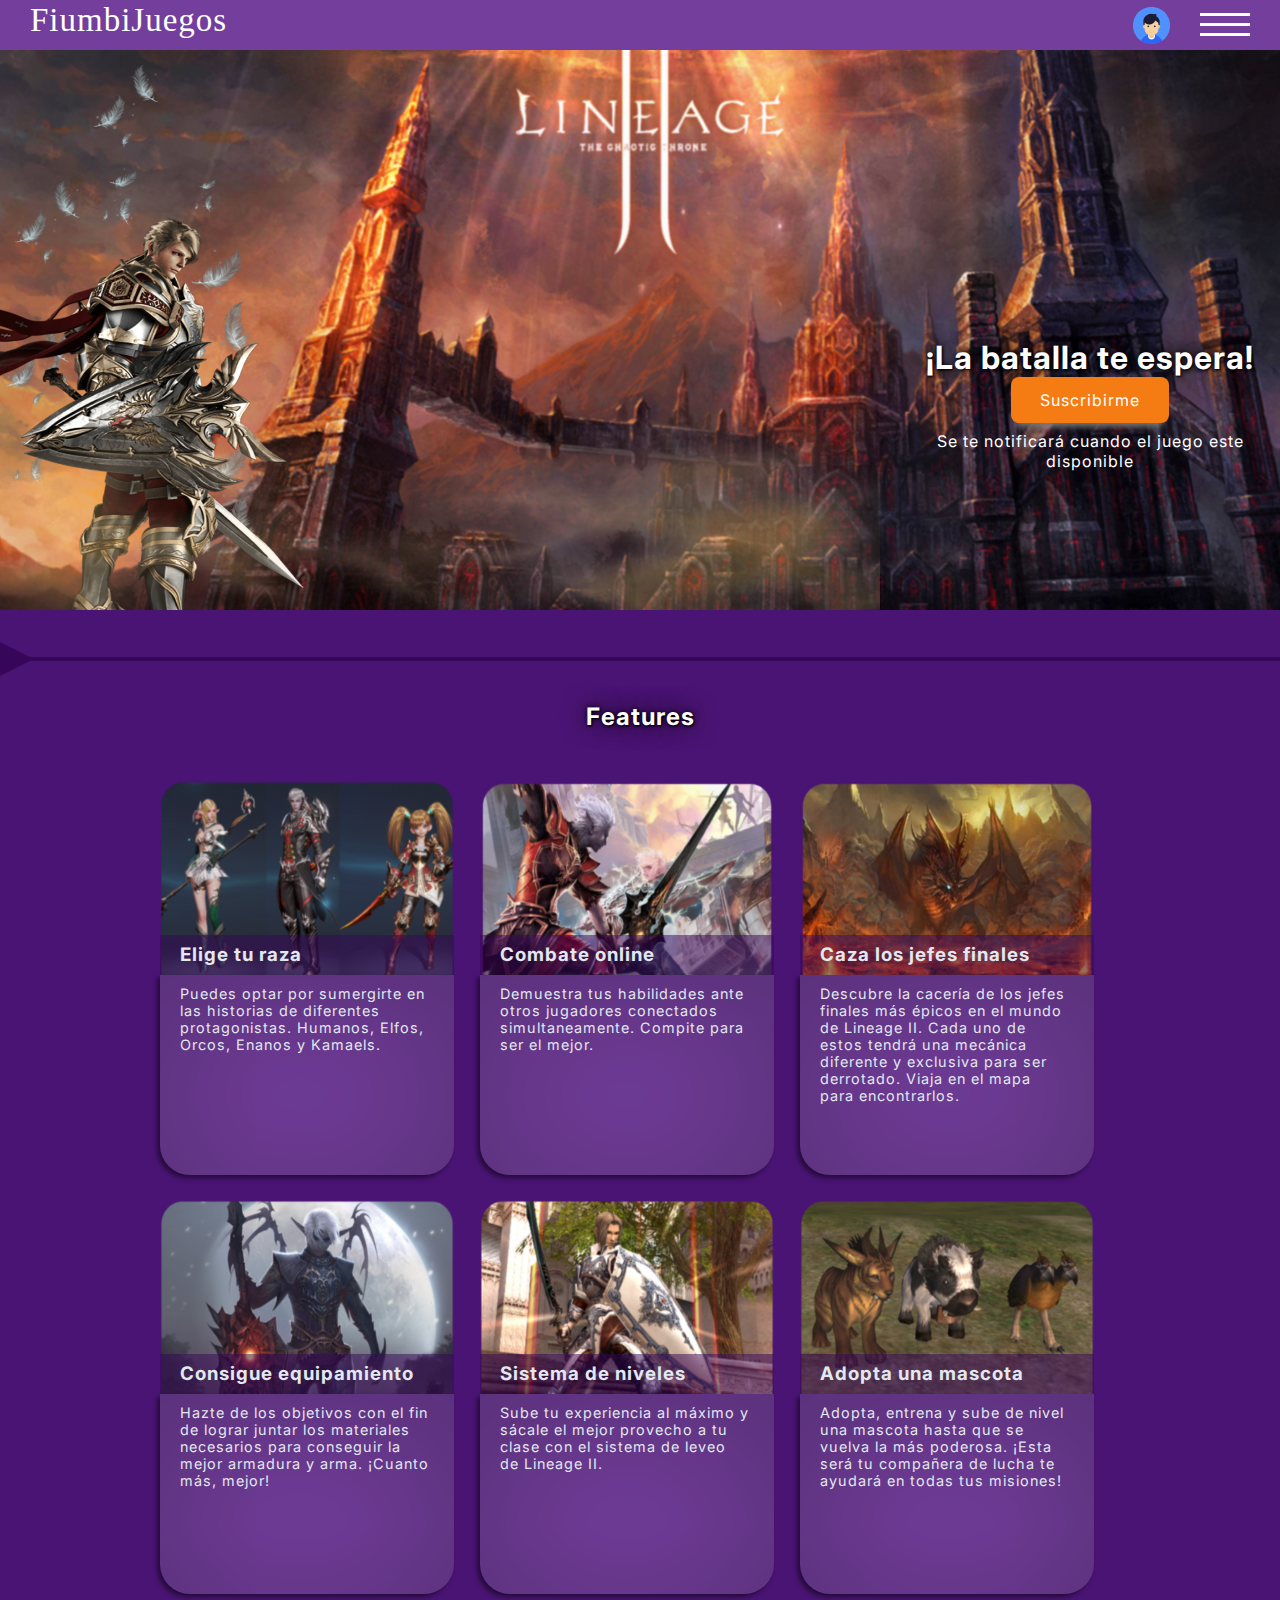
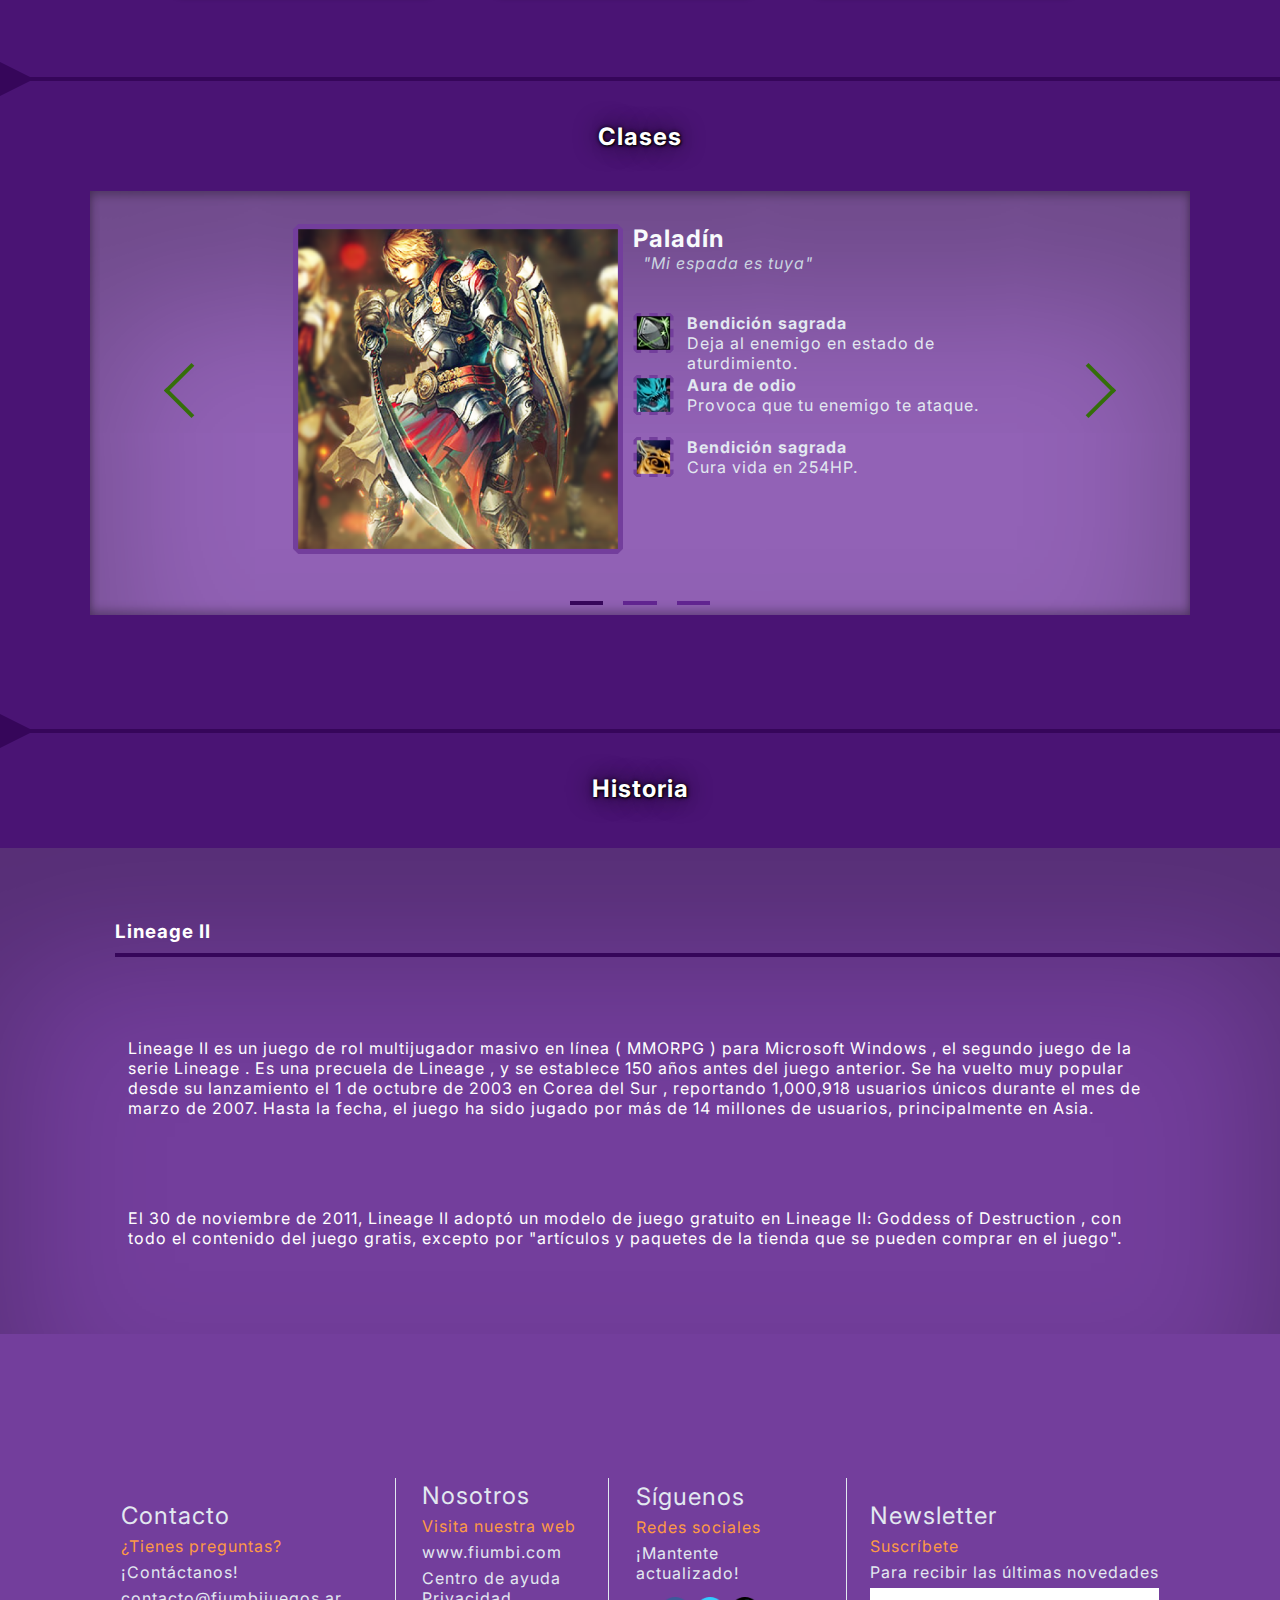
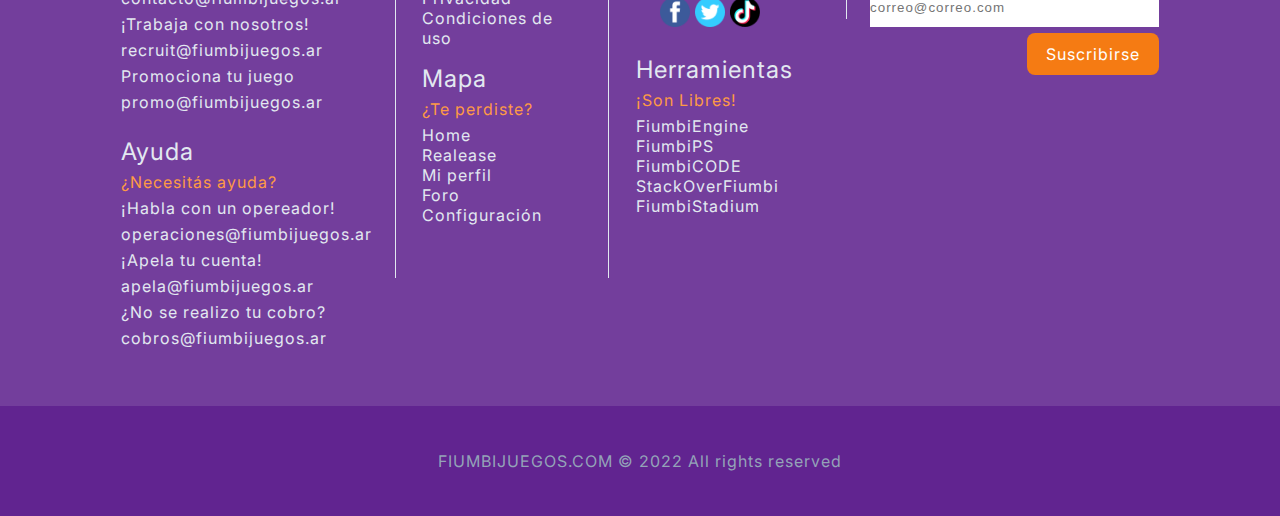
<file: Entregable N3/gamerelease.html>
<!DOCTYPE html>
<html lang="en">

<head>
  <meta charset="UTF-8">
  <meta http-equiv="X-UA-Compatible" content="IE=edge">
  <meta name="viewport" content="width=device-width, initial-scale=1.0">
  <link rel="stylesheet" href="style.css">
  <link href='https://fonts.googleapis.com/css?family=Inter' rel='stylesheet'>
  <link href="http://fonts.cdnfonts.com/css/passero-one" rel="stylesheet">
  <title>FJ - Lanzamiento juego</title>
</head>

<body style="overflow: scroll; background-color: #4A1474;">
  <ul id="navbar">
    <li id="logo"><a href="./home.html">FiumbiJuegos</a></li>
    <li class="profileNavbar"><a href="./profile.html">
        <img src="./images/profileImage.png" id="profileImg" alt=""></a></li>
    <li class="hamburgerNavbar" style="display: flex;">
      <input type="checkbox" id="menyAvPaa">
      <label id="burger" for="menyAvPaa">
        <div></div>
        <div></div>
        <div></div>
      </label>
      <div id="meny">
        <a href="" style="padding-top: 20%;">Acción</a>
        <a href="">Deportes</a>
        <a href="">Aventura</a>
        <a href="">Arcade</a>
        <a href="">Estrategia</a>
        <a href="">Musicales</a>
        <a href="">MMO</a>
        <a href="">Suspenso</a>
        <a href="">Casuales</a>
        <a href="">Automoviles</a>
        <a href="">Historia</a>
        <a href="">Policiales</a>
      </div>
    </li>
  </ul>


  <div class="gameReleaseContainer releaseContainer">
    <div id="gameReleaseImages">
      <img src="./images/gamerelease/capa2.png" alt="" class="gameReleaseImg layer1">
      <img src="./images/gamerelease/capa3.png" alt="" class="gameReleaseImg layer2">
      <img src="./images/gamerelease/capa4.png" alt="" class="gameReleaseImg layer3">
    </div>
    <div id="gameReleaseContent" style="z-index: 4;">
      <h1 class="gameReleaseH1">¡La batalla te
        espera!</h1>
      <button class="buttonOrange buttonShadow" style="margin-bottom: 0.5em;">Suscribirme</button>
      <p class="textShadow">Se te notificará cuando el juego este
        disponible</p>
    </div>
  </div>

  <div class="hr-div">
    <div class="triangle-right"></div>
    <div class="triangle-right1"></div>
  </div>

  <div class="featuresContainer">
    <div class="releaseContainer firstContainer">
      <h2 class="gameReleaseH2 gameReleaseH1">Features</h2>
      <div class="gameReleaseFeatures">
        <div class="gameReleaseCard">
          <div class="gameReleaseCardHeader">
            <div>
              <img src="./images/gamerelease/feature1.png" alt="" class="releaseImage">
              <div class="divDegrade">
                <h3 class="cardReleaseTitle">Elige tu raza</h3>
              </div>
            </div>
          </div>
          <div class="gameReleaseCardDescription">
            <p class="cardReleaseText">Puedes optar por
              sumergirte en las historias de diferentes protagonistas.
              Humanos, Elfos, Orcos, Enanos y Kamaels.</p>
          </div>
        </div>

        <div class="gameReleaseCard">
          <div class="gameReleaseCardHeader">
            <div>
              <img src="./images/gamerelease/feature2.png" alt=""
              class="releaseImage">
              <div class="divDegrade">
                <h3 class="cardReleaseTitle">Combate online</h3>
              </div>
            </div>
          </div>
          <div class="gameReleaseCardDescription">
            <p class="cardReleaseText">Demuestra tus
              habilidades ante otros jugadores conectados simultaneamente. Compite para ser el mejor.</p>
          </div>
        </div>

        <div class="gameReleaseCard">
          <div class="gameReleaseCardHeader">
            <div>
              <img src="./images/gamerelease/feature3.png" alt=""
              class="releaseImage">
              <div class="divDegrade">
                <h3 class="cardReleaseTitle">Caza los jefes finales</h3>
              </div>
            </div>
          </div>
          <div class="gameReleaseCardDescription">
            <p class="cardReleaseText">
              Descubre la cacería de los jefes finales más épicos en el mundo de Lineage II. Cada uno de estos tendrá
              una mecánica diferente y exclusiva para ser derrotado. Viaja en el mapa para encontrarlos.</p>
          </div>
        </div>
      </div>
    </div>

    <div class="releaseContainer secondContainer">
      <div class="gameReleaseFeatures" style="display: flex; justify-content:center; 
      align-items: center; width: 100%;">
        <div class="gameReleaseCard">
          <div class="gameReleaseCardHeader">
            <div>
              <img src="./images/gamerelease/feature4.png" alt=""
              class="releaseImage">
              <div class="divDegrade">
                <h3 class="cardReleaseTitle">Consigue equipamiento</h3>
              </div>
            </div>
          </div>
          <div class="gameReleaseCardDescription">
            <p class="cardReleaseText">Hazte de los
              objetivos con el fin de lograr juntar los materiales necesarios
              para conseguir la mejor armadura y arma.
              ¡Cuanto más, mejor!</p>
          </div>
        </div>
        <div class="gameReleaseCard">
          <div class="gameReleaseCardHeader">
            <div>
              <img src="./images/gamerelease/feature5.png" alt=""
              class="releaseImage">
              <div class="divDegrade">
                <h3 class="cardReleaseTitle">Sistema de niveles</h3>
              </div>
            </div>
          </div>
          <div class="gameReleaseCardDescription">
            <p class="cardReleaseText">Sube tu experiencia
              al máximo y sácale el mejor provecho a tu clase con el sistema de leveo de Lineage II.</p>
          </div>
        </div>
        <div class="gameReleaseCard">
          <div class="gameReleaseCardHeader">
            <div>
              <img src="./images/gamerelease/feature6.png" alt=""
              class="releaseImage">
              <div class="divDegrade">
                <h3 class="cardReleaseTitle">Adopta una mascota</h3>
              </div>
            </div>
          </div>
          <div class="gameReleaseCardDescription">
            <p class="cardReleaseText">
              Adopta, entrena y sube de nivel una mascota hasta que se vuelva la más poderosa.
              ¡Esta será tu compañera de lucha te ayudará en todas tus misiones!</p>
          </div>
        </div>
      </div>
    </div>
  </div>


  <div class="hr-div">
    <div class="triangle-right"></div>
    <div class="triangle-right1"></div>
  </div>

  <div class="releaseContainer">
    <h2 class="gameReleaseH1 gameReleaseH2">Clases</h2>
    <div class="carouselGameRelease">
         <div class="cardGameReleaseDiv">
          <div class="card1">
            <div class="arrow-left" style="float: left;" onclick="showPrevious(2)"> 
            </div>
            <div style="display: flex;">
              <div>
                <img src="./images/gamerelease/classPaladin.png" alt="" style="height: 330px;">
              </div>
              <div style="margin-left: 10px;">
                <h2 class="className">Paladín</h2>
                <p style="font-style: Italic; color: #CBD5E1; margin-left: 10px;">"Mi espada es tuya"</p>
                <div class="classSkills" style="margin-top: 40px; display: flex; flex-direction: column;">
                  <div class="skill1" style="display: grid; grid-template-columns: 1fr 7fr; margin-bottom: 2rem; max-height: 30px;">
                    <img src="./images/gamerelease/classPaladinSkill1.png" alt="" style="height: 40px;">
                    <div> 
                      <h4 style="margin-left: 10px;">Bendición sagrada</h4>
                      <p style="width: 300px;  margin-left: 10px;">Deja al enemigo en estado de aturdimiento.</p></div>
                  </div>
                  <div class="skill2" style="display: grid; grid-template-columns: 1fr 7fr; margin-bottom: 2rem; max-height: 30px;">
                    <img src="./images/gamerelease/classPaladinSkill2.png" alt="" style="height: 40px;">
                    <div> 
                      <h4 style="margin-left: 10px;">Aura de odio</h4>
                      <p style="width: 300px;  margin-left: 10px;">Provoca que tu enemigo
                        te ataque.</p></div>
                  </div>
                  <div class="skill3" style="display: grid; grid-template-columns: 1fr 7fr; margin-bottom: 2rem; max-height: 30px;">
                    <img src="./images/gamerelease/classPaladinSkill3.png" alt="" style="height: 40px;">
                    <div> 
                      <h4 style="margin-left: 10px;">Bendición sagrada</h4>
                      <p style="width: 300px;  margin-left: 10px;">Cura vida en 254HP.</p></div>
                  </div>
                </div>
              </div>
            </div>
            <div class="arrow-right" onclick="showNext(1)">
            </div>
          </div>
          <div class="card2" style="height: 400px; display: flex; flex-wrap: nowrap; align-items: center; display: none;">
            <div class="arrow-left" style="float: left;" onclick="showPrevious(0)"> 
            </div>
            <div style="display: flex;">
              <div>
                <img src="./images/gamerelease/classMago.png" alt="" style="height: 330px;">
              </div>
              <div style="margin-left: 10px;">
                <h2 class="className">Mago</h2>
                <p style="font-style: Italic; color: #CBD5E1; margin-left: 10px;">"La magia es el camino"</p>
                <div class="classSkills" style="margin-top: 40px; display: flex; flex-direction: column;">
                  <div class="skill1" style="display: grid; grid-template-columns: 1fr 7fr; margin-bottom: 2rem; max-height: 30px;">
                    <img src="./images/gamerelease/classMagoSkill1.png" alt="" style="height: 40px;">
                    <div> 
                      <h4 style="margin-left: 10px;">Golpe de agua</h4>
                      <p style="width: 300px;  margin-left: 10px;">Invoca el poder del agua y castiga a tu enemigo.</p></div>
                  </div>
                  <div class="skill2" style="display: grid; grid-template-columns: 1fr 7fr; margin-bottom: 2rem; max-height: 30px;">
                    <img src="./images/gamerelease/classMagoSkill2.png" alt="" style="height: 40px;">
                    <div> 
                      <h4 style="margin-left: 10px;">Rendición al agua</h4>
                      <p style="width: 300px;  margin-left: 10px;">Reduce la defensa 
                        a tu enemigo.</p></div>
                  </div>
                  <div class="skill3" style="display: grid; grid-template-columns: 1fr 7fr; margin-bottom: 2rem; max-height: 30px;">
                    <img src="./images/gamerelease/classMagoSkill3.png" alt="" style="height: 40px;">
                    <div> 
                      <h4 style="margin-left: 10px;">Rayo solar</h4>
                      <p style="width: 300px;  margin-left: 10px;">Invoca un poder
                        divino.</p></div>
                  </div>
                </div>
              </div>
            </div>
            <div class="arrow-right" onclick="showNext(2)">
            </div>
          </div>
          <div class="card3" style="height: 400px; display: flex; flex-wrap: nowrap; align-items: center; display: none;">
            <div class="arrow-left" style="float: left;" onclick="showPrevious(1)"> 
            </div>
            <div style="display: flex;">
              <div>
                <img src="./images/gamerelease/classClerigo.png" alt="" style="height: 330px;">
              </div>
              <div style="margin-left: 10px;">
                <h2 class="className">Clérigo</h2>
                <p style="font-style: Italic; color: #CBD5E1; margin-left: 10px;">"Ninguna herida puede detenerte"</p>
                <div class="classSkills" style="margin-top: 40px; display: flex; flex-direction: column;">
                  <div class="skill1" style="display: grid; grid-template-columns: 1fr 7fr; margin-bottom: 2rem; max-height: 30px;">
                    <img src="./images/gamerelease/classClerigoSkill1.png" alt="" style="height: 40px;">
                    <div> 
                      <h4 style="margin-left: 10px;">Curación</h4>
                      <p style="width: 300px;  margin-left: 10px;">Cura a ti o a un aliado por 400HP.</p></div>
                  </div>
                  <div class="skill2" style="display: grid; grid-template-columns: 1fr 7fr; margin-bottom: 2rem; max-height: 30px;">
                    <img src="./images/gamerelease/classClerigoSkill2.png" alt="" style="height: 40px;">
                    <div> 
                      <h4 style="margin-left: 10px;">Última bendición</h4>
                      <p style="width: 300px;  margin-left: 10px;">Cura completamente
                        si se llega a 25% de
                        vida.</p></div>
                  </div>
                  <div class="skill3" style="display: grid; grid-template-columns: 1fr 7fr; margin-bottom: 2rem; max-height: 30px;">
                    <img src="./images/gamerelease/classClerigoSkill3.png" alt="" style="height: 40px;">
                    <div> 
                      <h4 style="margin-left: 10px;">Resurrección</h4>
                      <p style="width: 300px;  margin-left: 10px;">Revive a un aliado.</p></div>
                  </div>
                </div>
              </div>
            </div>
            <div class="arrow-right" onclick="showNext(0)">
            </div>
          </div>
          </div>
          <div style="width: 100%; display: flex; justify-content:center;">
            <span class="span1"></span>
            <span  class="span2"></span>
            <span class="span3"></span>
        </div>
    </div>  
  </div>

  

  <div class="hr-div">
    <div class="triangle-right"></div>
    <div class="triangle-right1"></div>
  </div>

  <div class="releaseContainer" style=" color:white;">
    <h2 class="gameReleaseH1 gameReleaseH2">Historia</h2>
    <div class="historiaBackground">
      <h3 class="historiaTitle">Lineage
        II</h3>
      <div class="history-hr"></div><hr>
      <div style="margin-left: 10vw; margin-right: 10vw;">
        <p style="margin-top: 9vh; margin-bottom: 10vh;">Lineage II es un juego de rol multijugador masivo en línea (
          MMORPG ) para Microsoft Windows , el segundo juego de la serie Lineage . Es una precuela de Lineage , y se
          establece 150 años antes del juego anterior. Se ha vuelto muy popular desde su lanzamiento el 1 de octubre de
          2003 en Corea del Sur , reportando 1,000,918 usuarios únicos durante el mes de marzo de 2007. Hasta la fecha,
          el juego ha sido jugado por más de 14 millones de usuarios, principalmente en Asia.</p>
        <p style="padding-bottom: 10vh;">El 30 de noviembre de 2011, Lineage II adoptó un modelo de juego gratuito en
          Lineage II: Goddess of Destruction , con todo el contenido del juego gratis, excepto por "artículos y paquetes
          de la tienda que se pueden comprar en el juego".</p>
      </div>
    </div>
  </div>

  <div class="footer">
    <!--All-->
    <div class="firstSectionFooter">
      <!--First section-->
      <div class="footerRow">
        <p class="footerRowTitle">Contacto</p>
        <p class="colorhfooter">¿Tienes preguntas?</p>
        <p>¡Contáctanos!</p>
        <p>contacto@fiumbijuegos.ar</p>
        <p>¡Trabaja con nosotros!</p>
        <p>recruit@fiumbijuegos.ar</p>
        <p>Promociona tu juego</p>
        <p>promo@fiumbijuegos.ar</p>

        <p class="footerRowTitle spaced">Ayuda</p>
        <p class="colorhfooter">¿Necesitás ayuda?</p>
        <p>¡Habla con un opereador!</p>
        <p>operaciones@fiumbijuegos.ar</p>
        <p>¡Apela tu cuenta!</p>
        <p>apela@fiumbijuegos.ar</p>
        <p>¿No se realizo tu cobro?</p>
        <p>cobros@fiumbijuegos.ar</p>
      </div>

      <div class="space-1"></div>
      <div class="footer-row-box" >
        <div class="footerRow  footer-columned" >
          <p class="footerRowTitle">Nosotros</p>
          <p class="colorhfooter">Visita nuestra web</p>
          <p>www.fiumbi.com</p>
          <a class="footerLink" href="">Centro de ayuda</a>
          <br>
          <a class="footerLink" href="">Privacidad</a>
          <br>
          <a class="footerLink" href="">Condiciones de uso</a>
          <p class="footerRowTitle spaced">Mapa</p>
          <p class="colorhfooter">¿Te perdiste?</p>
                              
          <a class="footerLink" href="./home.html">Home</a>
          <br>
          <a class="footerLink" href="./gamerelease.html">Realease</a>
          <br>
          <a class="footerLink" href="">Mi perfil</a>
          <br>
          <a class="footerLink" href="">Foro</a>
          <br>
          <a class="footerLink" href="">Configuración</a>

        </div>
      </div>
      <div class="space-2"></div>
      <div class="footer-row-box" >
        <div class="footerRow ">
          <p class="footerRowTitle footer-columned-item" >Síguenos</p>
          <p class="colorhfooter footer-columned-item" >Redes sociales</p>
          <p class="footer-columned-item">¡Mantente actualizado!</p>
          <div class="footerSocialMediaIcons footer-columned-item">
            <a href=""><img src="./images/social/facebook.png" alt=""></a>
            <a href=""><img src="./images/social/twitter.png" alt=""></a>
            <a href=""><img src="./images/social/tiktok.png" alt=""></a>
          </div>
          <p class="footerRowTitle spaced footer-columned-item">Herramientas</p>
          <p class="colorhfooter footer-columned-item">¡Son Libres!</p>
          <a class="footerLink footer-columned-item" href="">FiumbiEngine</a>
          <br>
          <a class="footerLink footer-columned-item" href="">FiumbiPS</a>
          <br>
          <a class="footerLink footer-columned-item" href="">FiumbiCODE</a>
          <br>
          <a class="footerLink footer-columned-item" href="">StackOverFiumbi</a>
          <br>
          <a class="footerLink footer-columned-item" href="">FiumbiStadium</a>
        </div>
      </div>
      <div class="space-2"></div>

      <div class="footerRow borderRow">
        <p class="footerRowTitle">Newsletter</p>
        <p class="colorhfooter">Suscríbete</p>
        <p>Para recibir las últimas novedades</p>
        <form action="./home.html">
          <input class="footerInput" type="text" placeholder="correo@correo.com"><br>
          <button class="buttonOrange buttonSusc" onclick="suscribedAlert()">Suscribirse</button>
        </form>
      </div>
    </div>

    




    <div class="secondSectionFooter">
      <!--Second section-->
      <p>FIUMBIJUEGOS.COM © 2022 All rights reserved</p>
    </div>
  </div>

  <script src="scriptGameRelease.js"></script>
</body>

</html>
</file>
<file: Entregable N3/style1.css>
* {
  margin: 0;
  padding: 0;
  box-sizing: border-box;
}

body{
  background-color: #747070;
  text-align: center;
  margin: 0;
}
h1{
  margin: 0;
  padding: 0;
}
</file>
<file: style.css>
*{
    margin: 0;
    padding: 0;
    list-style: none;
    text-decoration: none;
    border: none;
    outline: none;
    letter-spacing: 1px;
}


#navbar {
    list-style-type: none;
    margin: 0;
    padding: 0;
    overflow: hidden;
    background-color: #733E9C;
  }
  
  #navbar li {
    float: left;
  }
  
  #navbar li a {
    display: block;
    color: white;
    text-align: center;
    margin: 2px 30px;
  }
  
  #logo{
    font-size: 33px;
    font-family: Passero One; 
  }

 #profileImg{
    height: 2.3rem; 
 }

 #hMenu{
    padding-top: 3px;
 }

button {
  padding: 0.8em 1.8em;
  border: 2px solid #17C3B2;
  position: relative;
  overflow: hidden;
  background-color: transparent;
  text-align: center;
  font-size: 16px;
  transition: .3s;
  z-index: 1;
  font-family: inherit;
  color: #17C3B2;
 }
 
 button::before {
  content: '';
  width: 0;
  height: 300%;
  position: absolute;
  top: 50%;
  left: 50%;
  transform: translate(-50%, -50%) rotate(45deg);
  background: #17C3B2;
  transition: .5s ease;
  display: block;
  z-index: -1;
 }
 
 button:hover::before {
  width: 105%;
 }
 
 button:hover {
  color: #111;
  cursor: pointer;
 }

 .left {
  transform: rotate(135deg);
  -webkit-transform: rotate(135deg);
}

.arrow {
  border: solid white;
  border-width: 0 3px 3px 0;
  display: inline-block;
  padding: 3px;
}

.divSpinner{
  width: 100%;
  height: 100%;
  background: #733E9C;
  position: fixed;
  top: 0;
  left: 0;
  z-index: 100; 
  display: flex;
  justify-content: center; /*Horizontal*/
  align-items: center; /*Vertical*/
}

.spinner {
  margin-top: 50%;
  margin-left: 50%;
  box-sizing: border-box;
  position: absolute;
  width: 51px;
  height: 51px;
  margin: 6px;
  border: 6px solid #fff;
  border-radius: 50%;
  animation: lds-ring 1.2s cubic-bezier(0.5, 0.5, 0.5, 0.5) infinite;
  border-color: white white white transparent;
}

@keyframes lds-ring {
0% {
  transform: rotate(0deg);
}
100% {
  transform: rotate(360deg);
}
}

#meny {
  overflow: scroll;
  background: #733E9C;
  width: 20rem;
  height: 100%;
  position: fixed;
  right: 0;
  transform: translateX(50rem);
  top: 0;
  z-index: 100;
  transition: 0.5s;
}

#menyAvPaa {
  display: none;
}

#menyAvPaa:checked ~ #meny {
  transform: translateX(0rem);
}

#burger {
  position: absolute;
  cursor: pointer;
  width: 2rem;
  height: 2rem;
  right: 3rem;
  top: 0.4rem;
  display: flex;
  flex-direction: column;
}

#burger div {
  width: 50px;
  height: 3px;
  margin-top: 7px !important;
  background-color: white;
  display:block;
  transition: 0.5s;
  z-index: 999;
}


#menyAvPaa:checked ~ #burger div:nth-child(1) {
  transform: translateY(10px) rotate(45deg);
}
#menyAvPaa:checked ~ #burger div:nth-child(2) {
  opacity: 0;
}
#menyAvPaa:checked ~ #burger div:nth-child(3) {
  transform: translateY(-10px) rotate(-45deg);
}

#meny a {
  float: left;
  font-size: 1.2rem;
  padding: 1rem;
  display: block;
}

#meny a:hover {
 color: #612490;
}


.gameCard{
  border: solid 1px black;
  width: 20%; margin-left: 2.4em;
  display: inline-block;
  vertical-align: top;
}
</file>
<file: Entregable N2/style-game-page.css>
*{
    margin: 0;
    padding: 0;
    /* list-style: none; */
    text-decoration: none;
    border: none;
    outline: none;
    letter-spacing: 1px;
}


body{
    font-family: "Inter";
    color: #612490;
}

#navbar {
    width: 100%;
    list-style-type: none;
    margin: 0;
    padding: 0;
    overflow: hidden;
    background-color: #733E9C;
  }
  
  #navbar li {
    float: left;
  }
  
  #navbar li a {
    display: block;
    color: white;
    text-align: center;
    margin: 2px 30px;
  }
  
  #logo{
    font-size: 33px;
    font-family: Passero One; 
  }

.hamburgerNavbar{
  /* display: none; */
  padding-bottom: 40px;
}

.profileNavbar{
  float:right !important;
  padding-right: 5rem; 
  padding-top: 0.4%;
}

 #profileImg{
    height: 2.3rem; 
 }

 #hMenu{
    padding-top: 3px;
 }

 #meny {
    overflow: scroll;
    background: #733E9C;
    width: 20rem;
    height: 100%;
    position: fixed;
    right: 0;
    transform: translateX(50rem);
    top: 0;
    z-index: 100;
    transition: 0.5s;
  }
  
  #menyAvPaa {
    display: none;
  }
  
  #menyAvPaa:checked ~ #meny {
    transform: translateX(0rem);
  }
  
  #burger {
    float:right;
    position: absolute;
    cursor: pointer;
    width: 2rem;
    height: 2rem;
    right: 3rem;
    top: 0.4rem;
    display: flex;
    flex-direction: column;
  }
  
  #burger div {
    width: 50px;
    height: 3px;
    margin-top: 7px !important;
    background-color: white;
    display:block;
    transition: 0.5s;
    z-index: 999;
  }
  
  #menyAvPaa:checked ~ #burger{
    position: fixed;
    z-index: 9999;
  }
  
  #menyAvPaa:checked ~ #burger div:nth-child(1) {
    transform: translateY(10px) rotate(45deg);
  }
  #menyAvPaa:checked ~ #burger div:nth-child(2) {
    opacity: 0;
  }
  #menyAvPaa:checked ~ #burger div:nth-child(3) {
    transform: translateY(-10px) rotate(-45deg);
  }
  
  #meny a {
    float: left;
    font-size: 1.2rem;
    padding: 1rem;
    display: block;
  }
  
  #meny a:hover {
   color: #612490;
  } */


*/



body{
    font-family: "Inter";
    color: #612490;
}

h3{
    font-size: 32px;
}

ul{
    width: 100%;
    margin-left: 20%;

    /* margin-top: 0%; */
}

div.carrousel-info ul{
    margin-left: 0%
}

ul, li{
    list-style: none;
}
 
ul.showed-carrousel-img-box{
    position: relative;
}

ul.showed-carrousel-img-box li{
    position: absolute;
    left: 0;
    top: 0;
    width: inherit;
    height: inherit;
    opacity: 0;
    transition: opacity .5s;
}

ul.showed-carrousel-img-box li:first-child{
    opacity: 1;
}

ul.showed-carrousel-img-box li:target{
    opacity: 1;
}
.game-player{
    margin-left: 2.5%;
    margin-right: 2.5%;
    margin-bottom: 4%;
    width: 95%;
    height: 517px;
    border: 5px solid black;
    background-color: black;
    display: flex;
    justify-content: center;
    align-items: center;
    /* grid-area: game-player; */
}

.button-play{
    width: 74px;
    height: 74px;
    border-style: solid;
    box-sizing: border-box;
    border-width: 37px 0px 37px 74px;
    border-color: #612490 #612490 #612490 #202020;

    -moz-border-radius: 50%;
     -webkit-border-radius: 50%;
     border-radius: 50%;
}

.breadcrumb{
    margin-top: 0.5%;
    margin-bottom: 3%;
    margin-left: 2.4%;
    font-size: 22px;
}

.game-player-title{
    margin-left: 2.4%;
    margin-bottom: 2%;
    /* grid-area: game-player-title; */
}

.instructions{
    width: 70%;
    /* margin-left: 0.90%; */
    display: flex;
    flex-direction: column;
    /* justify-content: space-between; */
    /* background-color: aqua; */
    /* grid-area: instructions; */
}

.instructions-movements{
    width: 50%;
    margin-left: 0;
    /* background-color: #902424; */
}

.instructions-rules{
    width: 50%;
    margin-left: 5%;
}

.subtitle{
    width: 100%;
    margin: 4%;
    margin-top: 3%;
    margin-left: 2.4%;
    font-size: 22px;
}

.twin-boxes{
    display: flex;
    flex-direction: row;
}

.rules{
    margin-top: 1%;
}

.text-bold{
    font-weight:bolder;
}

.black-color{
    color: black;
}

.white-color{
    color: white;
}



.recommendation-sidebar{
    /* background-color: #902424; */
    width: 85%;
    height: 1000px;
    /* grid-area: recommendation-sidebar; */
   
}

.card-recommended{
    background-color: white;
    height: 255px;
    margin-top: 10%;
    border:1px solid #CBD5E1;
}

.card-recommended:hover{
    background-color:#F1F5F9; 
    transition: background-color 1s;
}

.card-image-container{
    width: 100%;
    background-color: white;
    height: 160px;
    
    
}

.card-bottom-container{
    padding: 5%;
    margin-top: 3%;
    /* display: flex; */
    border: 1px #CBD5E1;
}

.card-image{
    width: 100%;
    height: 181.3px;
}

.air-top{
    padding-top: 3%;
}

.air-top-text{
    padding-top: 0.7%;
}

.button-card-recommendation{
    background-color: #F57B13;
    color: white;
    padding: 1.5%;
    margin-left: 60%;
    border-radius: 10%;
}

.button-card-recommendation:hover{
    background-color: #FE9A45;
    transition: background-color 300ms;
    color: white;
}



.share{
    margin-left: 2.4%;
    margin-top: 4%;
}

.comments-container{
    margin-left: 2.4%;
    margin-top: 2.4%;
}

.comment-box{
    display: flex;
    /* border: 1px lightgreen; */
    
    width:97%;
    height: 148px;
    margin-top: 1.5%;
    margin-bottom: 3%;
}

.profile-pic-box{
    width: 5.7%;
}

.profile-pic-box-comment{
    width: 5%;
}

.profile-pic{
    width: 100%;
}

.label-box{
    border: 1px #CBD5E1 solid;
    width: 100%;
    margin-left: 1.5%;
}

.comment-bottom{
    display: flex;
    justify-content: space-between;
    margin-top: 8.3%;
    width: 100%;
    border-top: 1px #CBD5E1 solid;
    background-color: #E2E8F0;
}

.send-comment-button{
    background-color: #F57B13;
    color: white;
    padding: 1%;
    font-weight: bold;
    /* margin-left: 70%; */

}

.send-comment-button:hover{
    background-color: #FE9A45;
    transition: background-color 300ms;
}

.tools-pic-box{
    width: 4%;
}

.tool-pic{
    width: 100%;
    margin-top: 15%;
    margin-left: 25%;
}

.comment-label{
    margin-top: 2%;
    margin-left: 1%;
    color: #CBD5E1;
}


.reply-action{
    margin-top: 0%;
    margin-left: 0;;
}

.comment-header{
    display: flex;
}

.time-ago{
    color: #CBD5E1;
    margin-left: 1%;
}

.comment{
    width: 97%;
    display: flex;
    margin-top: 2%;
    padding-bottom: 1%;
    border-bottom: 1px solid #E2E8F0;
}

.reply{
    margin-left: 6.5%;

}

.img-reply{
    margin-top: 1%;
}

.comment-content{
    width: 100%;
    margin-left: 2%;
}

.showed-comment-bottom{
    color: #000000;
    
}

.game-info{
    width: 95%;
    margin-left: 2.5%;
    margin-bottom: 4%;
    display: flex;
}

.carrousel-info{
    width: 71%;
}

.showed-carrousel-img-box{
    width: 100%;
    height: 482px;
}

.showed-carrousel-img{
    width: 100%;
    object-fit: cover;
}

.carrousel-imgs{
    display: flex;
    justify-content: space-between;
    align-items: center;
    width: 100%;
    height: 143px;
    margin-top: 6%;
}

.carrousel-img-box{
    width: 24%;
    height: 143px;
}

/* .selected{
    border-bottom: 10px #6FAC40 solid;
} */

.carrousel-img{
    width: 100%;
}

/* <ul class="carrousel-imgs"> */

ul.carrousel-imgs li:first-child img{
    border-bottom: 10px #6FAC40 solid;
} 

ul.carrousel-imgs li:first-child img:target{
    border-bottom: 10px #6FAC40 solid;
}

.info-card{
    width: 25%;
}

.bottom-box{
    display: flex;
    width: 97%;
    margin-left: 1.4%;
}
.info-card{
    width: 30%;
}
.info-img-box{
    width: 90%;
}

.info-img{
    width: 100%;
    margin-left: 8%;
}

article.info-card p{
    width: 90%;
    margin-left: 7%;
    margin-top: 5%;
    /* background-color: #6FAC40; */
}

article.info-card button{
    background-color: #F57B13;
    color: white;
    padding: 5%;
    width: 90%;
    margin-top: 45%;
    margin-left: 7%;
    border-radius: 2%;
    font-size: 26px;
}
/* .content-container{
    display: grid;
    grid-template-columns: 70% 30%;
    grid-template-rows: auto;
    grid-template-areas: 
        "content recommendation-sidebar"
        "content recomendation-sidebar"
    ;
} */
/* 
.main-container{
    display: grid;
    grid-template-columns: 70% 30%;
    grid-template-rows: auto;
    grid-template-areas: 
        "game-player-title game-player-title"
        "game-player game-player"
        "game-info game-info"
        "content recommendation-sidebar"
        "content recomendation-sidebar"
    ;
} */



.footer{
    padding-top: 5em;
    background-color: #733E9C;
    padding-bottom: 0;
    color: #E2E8F0;
    margin-top: 50%;
  }
  
  .firstSectionFooter{
    justify-content: center;
    align-items: flex-start;
    flex-wrap: wrap;
    display: flex;
    text-align: left;
    margin: 4em;
    
    /* flex-direction: column; */
  }
  
  .secondSectionFooter{
    color: #94A3B8;
    width: 100%;
    margin-top: 10%;
    padding-top: 5vh;
    padding-bottom: 5vh;
    text-align: center;
    background-color: #612490;
  }
  
  .footerRow{
    height: 95px; /*Borrar en mobile*/
    padding: 2%;
    float: 25%;
  }
  
  .footerRow *{
    margin-bottom: 6px;
  }
  
  .borderRow{
    border-left: solid 1px #E2E8F0;
  }
  
  .colorhfooter{
    color: #FE9A45 !important;
  }
  
  .footerRowTitle{
    padding-top: 3vh;
    font-size: x-large;
  }
  
  .footerLink{
    color: #E2E8F0;
  }
  
  .footerLink:hover{
    color: #612490;
  }
  
  /* footer------> */
  

.footer-row-box{
    border-left:  solid 1px #E2E8F0;
    padding-left: 2%;
    padding-right: 2%;
    height: 400px;
  }

  .footerRow p{
    padding: 0%;
  }
  
  .spaced{
    margin-top: 10%;
  }
  
  /* <-----footer */


  .buttonSusc{
    padding: 0.7em 1.2em !important; 
  }
  
  .footerSocialMediaIcons{
    padding-top: 0.5rem;
    text-align: center;
    padding-right: 35px;
  }
  
  .footerSocialMediaIcons img{
    height: 30px;
  }
  
  .footerInput{
    width: 100%;
    height:4.3vh
  }
  
  .buttonOrange{
    border-radius: 8px;
    background-color: #F57B13;
  }
  
  .buttonOrange::before{
    background: #cf6100;
  }

  .buttonSusc{
    float: right;
   }

   .buttonSusc{
    padding: 0.7em 1.2em !important; 
  }

  button {
    text-align: center !important;
    padding: 0.8em 1.8em;
    border: none;
    position: relative;
    overflow: hidden;
    font-size: 16px;
    transition: .3s;
    z-index: 1;
    font-family: inherit;
    color: white;
   }
  
   
   button::before {
    content: '';
    width: 0;
    height: 500%;
    position: absolute;
    top: 50%;
    left: 50%;
    transform: translate(-50%, -50%) rotate(45deg);
    transition: .5s ease;
    display: block;
    z-index: -1;
   }
   
   button:hover::before {
    width: 105%;
   }
   
   button:hover {
    color: white;
    cursor: pointer;
   }
  
  

   /* Boton mas info --------------------------------------> */
 
    /* <-------------------------------------- Boton mas info */
/*  opcion 1 con sombra que no me convence del todo 
    .original-button {
        display: flex;
        align-items: center;
        justify-content: center;
        line-height: 1;
        text-decoration: none;
        color: #333333;
        font-size: 18px;
        border-radius: 0px;
        width: 300px;
        height: 60px;
        font-weight: bold;
        border: 2px solid #333333;
        transition: 0.3s;
        box-shadow: 5px 5px 0px 0px rgba(51, 51, 51, 1);
        background-color: #ffffff;
      }
      
      .original-button:hover {
        box-shadow: 0 0 #333;
        color: #fff;
        background-color: #333;
      } 
      fin de la opcion con sombra que no me convence
      */
    
.original-button {
  display: flex;
  align-items: center;
  justify-content: center;
  line-height: 1;
  text-decoration: none;
  color: white;
  background-color: #F57B13 ;
  font-size: 18px;
  border-radius: 0px;
  width: 85%;
  height: 60px;
  border-color: #F57B13;
  border-left: 20px solid #6FAC40;
  transition: 0.3s;
  margin-left: 7%;
  margin-top: 48%;
  font-weight: bold;
}

.original-button:hover {
  border-left-width: 1px;
  width: 90%;
}
</file>
<file: Entregable N2/style.css>
*{
    margin: 0;
    padding: 0;
    list-style: none;
    text-decoration: none;
    border: none;
    outline: none;
    letter-spacing: 1px;
}

body{
  font-family: "Inter";
  overflow:hidden;
  color: #612490;
}


#navbar {
    width: 100%;
    list-style-type: none;
    margin: 0;
    padding: 0;
    overflow: hidden;
    background-color: #733E9C;
  }
  
  #navbar li {
    float: left;
  }
  
  #navbar li a {
    display: block;
    color: white;
    text-align: center;
    margin: 2px 30px;
  }
  
  #logo{
    font-size: 33px;
    font-family: Passero One; 
  }

.hamburgerNavbar{
  display: none;
  padding-bottom: 40px;
}

.profileNavbar{
  float:right !important;
  padding-right: 5rem; 
  padding-top: 0.4%;
}

 #profileImg{
    height: 2.3rem; 
 }

 #hMenu{
    padding-top: 3px;
 }

.mainContainer{
  padding-bottom: 3em;
}

.buttonViolet{
  background-color: #733E9C;
}

.buttonViolet::before{
  background: #4A1474;
}

.buttonOrange{
  border-radius: 8px;
  background-color: #F57B13;
}

.buttonOrange::before{
  background: #cf6100;
}

.buttonShadow{
  -webkit-box-shadow: 0 10px 6px -6px #777;
     -moz-box-shadow: 0 10px 6px -6px #777;
          box-shadow: 0 10px 6px -6px #777;
}


.buttonGreen{
  background-color: #6FAC40;
}

.buttonGreen::before{
  background: #529023;
}

button {
  text-align: center !important;
  padding: 0.8em 1.8em;
  border: none;
  position: relative;
  overflow: hidden;
  font-size: 16px;
  transition: .3s;
  z-index: 1;
  font-family: inherit;
  color: white;
 }

 
 button::before {
  content: '';
  width: 0;
  height: 500%;
  position: absolute;
  top: 50%;
  left: 50%;
  transform: translate(-50%, -50%) rotate(45deg);
  transition: .5s ease;
  display: block;
  z-index: -1;
 }
 
 button:hover::before {
  width: 105%;
 }
 
 button:hover {
  color: black;
  cursor: pointer;
 }

 .buttonBuy{
  margin-right: 5px;
  float: right;
  height: 7vh;
  width: 8.5vw;
  padding: 0.7em 1.2em; 

 }

 .buttonSusc{
  float: right;
 }

 .gameCardGamePrice{
  float: left;
  font-size: medium;
  padding-top: 1.3vh;
  margin-left: 3px;
  color: black;
 }

 .categoryTitle{
  margin-left: 9%;
  margin-top: 2%;
 }

 .left {
  transform: rotate(135deg);
  -webkit-transform: rotate(135deg);
}

.arrow {
  border: solid white;
  border-width: 0 3px 3px 0;
  display: inline-block;
  padding: 3px;
}

.divSpinner{
  color: white;
  width: 100%;
  height: 100%;
  background: #733E9C;
  position: fixed;
  top: 0;
  left: 0;
  z-index: 100; 
  display: flex;
  justify-content: center; /*Horizontal*/
  align-items: center; /*Vertical*/
}

.spinner {
  margin-top: 50%;
  margin-left: 50%;
  box-sizing: border-box;
  position: absolute;
  width: 51px;
  height: 51px;
  margin: 6px;
  border: 6px solid #fff;
  border-radius: 50%;
  animation: lds-ring 1.2s cubic-bezier(0.5, 0.5, 0.5, 0.5) infinite;
  border-color: white white white transparent;
}

@keyframes lds-ring {
0% {
  transform: rotate(0deg);
}
100% {
  transform: rotate(360deg);
}
}

.count{
  padding-top: 5em;
}

#meny {
  overflow: scroll;
  background: #733E9C;
  width: 20rem;
  height: 100%;
  position: fixed;
  right: 0;
  transform: translateX(50rem);
  top: 0;
  z-index: 100;
  transition: 0.5s;
}

#menyAvPaa {
  display: none;
}

#menyAvPaa:checked ~ #meny {
  transform: translateX(0rem);
}

#burger {
  float:right;
  position: absolute;
  cursor: pointer;
  width: 2rem;
  height: 2rem;
  right: 3rem;
  top: 0.4rem;
  display: flex;
  flex-direction: column;
}

#burger div {
  width: 50px;
  height: 3px;
  margin-top: 7px !important;
  background-color: white;
  display:block;
  transition: 0.5s;
  z-index: 999;
}

#menyAvPaa:checked ~ #burger{
  position: fixed;
  z-index: 9999;
}

#menyAvPaa:checked ~ #burger div:nth-child(1) {
  transform: translateY(10px) rotate(45deg);
}
#menyAvPaa:checked ~ #burger div:nth-child(2) {
  opacity: 0;
}
#menyAvPaa:checked ~ #burger div:nth-child(3) {
  transform: translateY(-10px) rotate(-45deg);
}

#meny a {
  float: left;
  font-size: 1.2rem;
  padding: 1rem;
  display: block;
}

#meny a:hover {
 color: #612490;
}

.gameReleaseH1{
  text-shadow: 1px 1px 2px black, 0 0 1em black, 0 0 0.2em black;
}

.gameReleaseH2{
  text-align: center; color:white;
}

.gameReleaseFeatures{
  display: flex; justify-content:center; 
  align-items: center; width: 100%;
}

.gameReleaseCard{
  float: 50%; height: 45vh;
  width: 23vw; text-align: left; margin-right: 2vw;
}

.releaseImage{
  position: relative; height: 200px; width: 100%; top: 50px; z-index: -9999;
}

.divDegrade{
  z-index: 9999; background-color:rgba(54, 6, 90, 0.5); height: 40px;
}

.cardReleaseTitle{
  margin-left: 20px; padding-top: 8px;
}

.gameReleaseCardDescription{
  background: #733E9C;
  box-shadow: -3px 3px 5px rgba(0, 0, 0, 0.5), inset 0px 20px 150px 10px rgba(0, 0, 0, 0.25);  border-bottom-left-radius: 30px; border-bottom-right-radius: 30px; height: 200px;
}

.cardReleaseText{
  font-size: 0.9em; margin-left: 20px; margin-right: 25px; padding-top: 10px;
}

.carouselGameRelease{
  background: #9262B6;
    box-shadow: inset 0px 100px 150px 10px rgba(0, 0, 0, 0.25), inset 0px 5px 10px rgba(0, 0, 0, 0.25), inset 0px -5px 10px rgba(0, 0, 0, 0.25); margin-left: 7vw; margin-right: 7vw;
}

.cardGameReleaseDiv{
  margin-top:40px ;
}

.className{
  color: #F8FAFC;
}

.span1, .span2, .span3{
  display:inline-block; width: 3%; margin-bottom: 30px; margin: 10px;
}

.span1{
  border-top: 4px solid #36065A; 
}

.span2, .span3{
  border-top: 4px solid #612490; 
}

.historiaBackground{
  background: #733E9C;
 box-shadow: inset 0px 100px 150px 10px rgba(0, 0, 0, 0.25); margin-top: 5vh;
}

.historiaTitle{
  padding-top: 8vh; margin-left: 9vw;  border-bottom: 4px solid #36065A; padding-bottom: 10px;
}


.firstSection{
  display: flex;
  justify-content: center; 
  align-items: center;
  margin-left: 1%;
  margin-right: 1%;
}

.gameCard{
  height: 55vh;
  width: 20vw;
  border: solid 1px #CBD5E1;
  margin: 1.5%;
  flex-wrap: nowrap;
  background-color: #FFFFFF;
}


.gameCard img{
  background-color: black;
  width:100%;
}

.gameCardDescription *{
  text-align: left;
}

.gameCardDescription > h4, h5{
  height: 20%;
  width: 100%;
  margin-top: 3%;
  margin-left: 3%;
}

.gameCardDescription button{
  width: 100%
}

.gameCardGameTitle{
  /* color: #200534; */
  font-weight: bold;
}

.gameCardGameSubtitle{
  color: #94A3B8;
  font-weight: lighter;
  font-family: "Inter";
}

.releaseContainer{
  color: #E2E8F0; 
  width: 100%;
  height: 35rem; /*IMPORTANT*/
}

.firstContainer{
  height: 28rem !important;
}

.secondContainer{
  height: 30rem !important;
}

.cardImg{
  height: 30vh;
}

.gameReleaseContainer{
  width: 100%;
  background-position: center;
  background-repeat: no-repeat;
  background-size: cover;
  background-image: url(./images/gamerelease/capa1.png);
  text-align: center;
  color: white;
  background-color: black;
}

#gameReleaseContent{
z-index: 9999;
margin-left: 100vh;
float: right;
position: absolute;
width: fit-content;
margin-top: 18rem;

}

#gameReleaseImages{
position: relative;
float: left;
}

.layer1, .layer2, .layer3{
  position: absolute;
  top: 0;
  left: 0;
}

.layer1{
 z-index: 1;
}

.layer2{

  z-index: 2;
}

.layer3{
  z-index: 3;
}



.gameReleaseImg{
  height: 35rem;
  width: 55rem;
}

.hr-div {
  background-color:#4A1474;
  height: 60px;
  width: 100%;
}

.triangle-right {
  margin-top: 2rem;
  background-color:#4A1474;
	/*width: 100%;*/
	height: 0px;
  border-bottom: 2px solid #36065A;
	border-left: 30px solid #36065A;
	border-top: 15px solid transparent;
  
  
}

.triangle-right1 {
  background-color:#4A1474;
	/*width: 100%;*/
	height: 0px;
  border-top: 2px solid #36065A;
	border-left: 30px solid #36065A;
	border-bottom: 15px solid transparent;
}

.footer{
  padding-top: 5em;
  background-color: #733E9C;
  padding-bottom: 0;
  color: #E2E8F0;
}

.firstSectionFooter{
  justify-content: center;
  align-items: flex-start;
  flex-wrap: wrap;
  display: flex;
  text-align: left;
  margin: 4em;
  /* flex-direction: column; */
}

.secondSectionFooter{
  color: #94A3B8;
  width: 100%;
  margin-top: 10%;
  padding-top: 5vh;
  padding-bottom: 5vh;
  text-align: center;
  background-color: #612490;
}

.footerRow{
  height: 95px; /*Borrar en mobile*/
  padding: 2%;
  float: 25%;
}

.footerRow *{
  margin-bottom: 6px;
}

.borderRow{
  border-left: solid 1px #E2E8F0;
}

.colorhfooter{
  color: #FE9A45 !important;
}

.footerRowTitle{
  padding-top: 3vh;
  font-size: x-large;
}

.footerLink{
  color: #E2E8F0;
}

.footerLink:hover{
  color: #612490;
}

.buttonSusc{
  padding: 0.7em 1.2em !important; 
}

.footerSocialMediaIcons{
  padding-top: 0.5rem;
  text-align: center;
  padding-right: 35px;
}

.footerSocialMediaIcons img{
  height: 30px;
}

.footerInput{
  width: 100%;
  height:4.3vh
}



.arrow-right,
.arrow-left{
  display: block;
  cursor:pointer;
  margin: 30px auto;
  width: 35px;
  height: 35px;
  border-top: 4px solid #356E0A;
  border-left: 4px solid #356E0A;
}
.arrow-right{
 transform: rotate(135deg);
}

.arrow-left{
 transform: rotate(-45deg);
}


.card1{
  height: 400px;
  display: flex;
  flex-wrap: nowrap;
  align-items: center;
}

/* carrousel */

.carousel-container {
  width: 1100px;
  margin: 50px auto;
  position: relative;
}
@media (max-width: 768px) {
  .carousel-container {
    width: 95%;
  }
}
.inner-carousel {
  width: 100%;
  height: 400px;
  overflow: hidden;
}
.track {
  display: inline-flex;
  height: 100%;
  transition: transform 0.2s ease-in-out;
}
.card-container {
  width: 275px;
  height: 400px;
  flex-shrink: 0;
  padding-right: 10px;
}


.footer-row-box{
  border-left:  solid 1px #E2E8F0;
  padding-left: 2%;
  padding-right: 2%;
  height: 400px;
}

@media (max-width: 768px) {
  .categoryTitle{
    margin-left: 4%;
  }
  .inner-carousel{
    height: 300px;
  }
  .card-container {
    width: 184px;
  }
  .gameCard{
    width: 100%;
    height: 70%;
    /* background-color: red; */
  }
  .cardImg{
    height: 20vh;
  }
  .buttonBuy{
    float:left;
    width: 60%;
  }
  .footerRow{
    height: 250px;
    flex-direction: column;
  }
  .firstSectionFooter{
    /* display: flex;
    flex-direction: column;
    justify-content: space-around; */
  }
  .borderRow{
    border-left: none;
  }
  .carousel-buttons button{
    top: -6% !important;
    height: 40px !important;
  }

  .next{
    left: 85% !important;
  }
  
  .prev{
    left: 0% !important;
  }

  .profileNavbar{
    padding-right: 0;
    padding-top: 11.4%;
  }
  .space-1{
    height: 470px;
  }
  .space-2{
    height: 370px;
  }

  .footer-columned{
    margin-left: -29%;
  }

  .footer-columned-item{
    margin-left: -20%
  }

  .footerSocialMediaIcons{
    display: flex;
    justify-content: space-between;
  }

  
.footer-row-box{
  border-left:  solid 0px #E2E8F0;
  padding-left: 0%;
  padding-right: 0%;
  height: 0px;
}
}
.card {
  width: 100%;
  height: 100%;
  /*display: flex;
  flex-direction: column;
  justify-content: center;
  align-items: center;*/
  background-position: center bottom;
  background-size: center;
  background-repeat: no-repeat;
  border-radius: 10px;
}


.carousel-buttons button {
  position: absolute;
  top: 50%;
  transform: translatey(-50%);
  width: 60px;
  height: 60px;
  border-radius: 50%;
  outline: none;
  cursor: pointer;
  -webkit-box-shadow: 0 10px 6px -6px #777;
     -moz-box-shadow: 0 10px 6px -6px #777;
          box-shadow: 0 10px 6px -6px #777;
}
.carousel-buttons .prev {
  left: -30px;
  display: none;
}
.carousel-buttons .prev.show {
  display: block;
}
.carousel-buttons .next {
  right: -30px;
}
.carousel-buttons .next.hide {
  display: none;
}

.triangle-left2,
.triangle-right2{
  width: 0;
  height: 0px;
  margin: 0px;
}
.triangle-left2,
.triangle-right2{
  border-top:
    8px solid #F0F0F0;
  border-bottom:
    8px solid #F0F0F0;
  
}

.triangle-right2{
  border-left:
    10px solid grey;
}
.triangle-left2{
  border-right:
    10px solid grey;
}

.gameReleaseH{
  margin-bottom: 0.5em; text-shadow: 1px 1px 2px black, 0 0 1em black, 0 0 0.2em black;
}


@media (min-width: 1919px) {
  .carousel-container{
    width: 1400px; 
    margin: 50px;
    margin-left: 6%;
  }

  .card-container{
    width: auto;
  }

  .inner-carousel{
    height: 650px;
  }

  .carousel-buttons buttons{
    top: 32%; 
  }
}

.footerRow p{
  padding: 0%;
}

.spaced{
  margin-top: 10%;
}
</file>
<file: Entregable N3/style-game-page.css>
*{
    margin: 0;
    padding: 0;
    /* list-style: none; */
    text-decoration: none;
    border: none;
    outline: none;
    letter-spacing: 1px;
}


body{
    font-family: "Inter";
    color: #612490;
}

#navbar {
    width: 100%;
    list-style-type: none;
    margin: 0;
    padding: 0;
    overflow: hidden;
    background-color: #733E9C;
  }
  
  #navbar li {
    float: left;
  }
  
  #navbar li a {
    display: block;
    color: white;
    text-align: center;
    margin: 2px 30px;
  }
  
  #logo{
    font-size: 33px;
    font-family: Passero One; 
  }

.hamburgerNavbar{
  /* display: none; */
  padding-bottom: 40px;
}

.profileNavbar{
  float:right !important;
  padding-right: 5rem; 
  padding-top: 0.4%;
}

 #profileImg{
    height: 2.3rem; 
 }

 #hMenu{
    padding-top: 3px;
 }

 #meny {
    overflow: scroll;
    background: #733E9C;
    width: 20rem;
    height: 100%;
    position: fixed;
    right: 0;
    transform: translateX(50rem);
    top: 0;
    z-index: 100;
    transition: 0.5s;
  }
  
  #menyAvPaa {
    display: none;
  }
  
  #menyAvPaa:checked ~ #meny {
    transform: translateX(0rem);
  }
  
  #burger {
    float:right;
    position: absolute;
    cursor: pointer;
    width: 2rem;
    height: 2rem;
    right: 3rem;
    top: 0.4rem;
    display: flex;
    flex-direction: column;
  }
  
  #burger div {
    width: 50px;
    height: 3px;
    margin-top: 7px !important;
    background-color: white;
    display:block;
    transition: 0.5s;
    z-index: 999;
  }
  
  #menyAvPaa:checked ~ #burger{
    position: fixed;
    z-index: 9999;
  }
  
  #menyAvPaa:checked ~ #burger div:nth-child(1) {
    transform: translateY(10px) rotate(45deg);
  }
  #menyAvPaa:checked ~ #burger div:nth-child(2) {
    opacity: 0;
  }
  #menyAvPaa:checked ~ #burger div:nth-child(3) {
    transform: translateY(-10px) rotate(-45deg);
  }
  
  #meny a {
    float: left;
    font-size: 1.2rem;
    padding: 1rem;
    display: block;
  }
  
  #meny a:hover {
   color: #612490;
  } */


*/



body{
    font-family: "Inter";
    color: #612490;
}

h3{
    font-size: 32px;
}

ul{
    width: 100%;
    margin-left: 20%;

    /* margin-top: 0%; */
}

div.carrousel-info ul{
    margin-left: 0%
}

ul, li{
    list-style: none;
}
 
ul.showed-carrousel-img-box{
    position: relative;
}

ul.showed-carrousel-img-box li{
    position: absolute;
    left: 0;
    top: 0;
    width: inherit;
    height: inherit;
    opacity: 0;
    transition: opacity .5s;
}

ul.showed-carrousel-img-box li:first-child{
    opacity: 1;
}

ul.showed-carrousel-img-box li:target{
    opacity: 1;
}
.game-player{
    margin-left: 2.5%;
    margin-right: 2.5%;
    margin-bottom: 4%;
    width: 95%;
    height: 517px;
    border: 5px solid black;
    background-color: black;
    display: flex;
    justify-content: center;
    align-items: center;
    /* grid-area: game-player; */
}

.button-play{
    width: 74px;
    height: 74px;
    border-style: solid;
    box-sizing: border-box;
    border-width: 37px 0px 37px 74px;
    border-color: #612490 #612490 #612490 #202020;

    -moz-border-radius: 50%;
     -webkit-border-radius: 50%;
     border-radius: 50%;
}

.breadcrumb{
    margin-top: 0.5%;
    margin-bottom: 3%;
    margin-left: 2.4%;
    font-size: 22px;
}

.game-player-title{
    margin-left: 2.4%;
    margin-bottom: 2%;
    /* grid-area: game-player-title; */
}

.instructions{
    width: 70%;
    /* margin-left: 0.90%; */
    display: flex;
    flex-direction: column;
    /* justify-content: space-between; */
    /* background-color: aqua; */
    /* grid-area: instructions; */
}

.instructions-movements{
    width: 50%;
    margin-left: 0;
    /* background-color: #902424; */
}

.instructions-rules{
    width: 50%;
    margin-left: 5%;
}

.subtitle{
    width: 100%;
    margin: 4%;
    margin-top: 3%;
    margin-left: 2.4%;
    font-size: 22px;
}

.twin-boxes{
    display: flex;
    flex-direction: row;
}

.rules{
    margin-top: 1%;
}

.text-bold{
    font-weight:bolder;
}

.black-color{
    color: black;
}

.white-color{
    color: white;
}



.recommendation-sidebar{
    /* background-color: #902424; */
    width: 85%;
    height: 1000px;
    /* grid-area: recommendation-sidebar; */
   
}

.card-recommended{
    background-color: white;
    height: 255px;
    margin-top: 10%;
    border:1px solid #CBD5E1;
}

.card-recommended:hover{
    background-color:#F1F5F9; 
    transition: background-color 1s;
}

.card-image-container{
    width: 100%;
    background-color: white;
    height: 160px;
    
    
}

.card-bottom-container{
    padding: 5%;
    margin-top: 3%;
    /* display: flex; */
    border: 1px #CBD5E1;
}

.card-image{
    width: 100%;
    height: 181.3px;
}

.air-top{
    padding-top: 3%;
}

.air-top-text{
    padding-top: 0.7%;
}

.button-card-recommendation{
    background-color: #F57B13;
    color: white;
    padding: 1.5%;
    margin-left: 60%;
    border-radius: 10%;
}

.button-card-recommendation:hover{
    background-color: #FE9A45;
    transition: background-color 300ms;
    color: white;
}



.share{
    margin-left: 2.4%;
    margin-top: 4%;
}

.comments-container{
    margin-left: 2.4%;
    margin-top: 2.4%;
}

.comment-box{
    display: flex;
    /* border: 1px lightgreen; */
    
    width:97%;
    height: 148px;
    margin-top: 1.5%;
    margin-bottom: 3%;
}

.profile-pic-box{
    width: 5.7%;
}

.profile-pic-box-comment{
    width: 5%;
}

.profile-pic{
    width: 100%;
}

.label-box{
    border: 1px #CBD5E1 solid;
    width: 100%;
    margin-left: 1.5%;
}

.comment-bottom{
    display: flex;
    justify-content: space-between;
    margin-top: 8.3%;
    width: 100%;
    border-top: 1px #CBD5E1 solid;
    background-color: #E2E8F0;
}

.send-comment-button{
    background-color: #F57B13;
    color: white;
    padding: 1%;
    font-weight: bold;
    /* margin-left: 70%; */

}

.send-comment-button:hover{
    background-color: #FE9A45;
    transition: background-color 300ms;
}

.tools-pic-box{
    width: 4%;
}

.tool-pic{
    width: 100%;
    margin-top: 15%;
    margin-left: 25%;
}

.comment-label{
    margin-top: 2%;
    margin-left: 1%;
    color: #CBD5E1;
}


.reply-action{
    margin-top: 0%;
    margin-left: 0;;
}

.comment-header{
    display: flex;
}

.time-ago{
    color: #CBD5E1;
    margin-left: 1%;
}

.comment{
    width: 97%;
    display: flex;
    margin-top: 2%;
    padding-bottom: 1%;
    border-bottom: 1px solid #E2E8F0;
}

.reply{
    margin-left: 6.5%;

}

.img-reply{
    margin-top: 1%;
}

.comment-content{
    width: 100%;
    margin-left: 2%;
}

.showed-comment-bottom{
    color: #000000;
    
}

.game-info{
    width: 95%;
    margin-left: 2.5%;
    margin-bottom: 4%;
    margin-top: 50px;
    display: flex;
}

.carrousel-info{
    width: 71%;
}

.showed-carrousel-img-box{
    width: 100%;
    height: 482px;
}

.showed-carrousel-img{
    width: 100%;
    object-fit: cover;
}

.carrousel-imgs{
    display: flex;
    justify-content: space-between;
    align-items: center;
    width: 100%;
    height: 143px;
    margin-top: 6%;
}

.carrousel-img-box{
    width: 24%;
    height: 143px;
}

/* .selected{
    border-bottom: 10px #6FAC40 solid;
} */

.carrousel-img{
    width: 100%;
}

/* <ul class="carrousel-imgs"> */

ul.carrousel-imgs li:first-child img{
    border-bottom: 10px #6FAC40 solid;
} 

ul.carrousel-imgs li:first-child img:target{
    border-bottom: 10px #6FAC40 solid;
}

.info-card{
    width: 25%;
}

.bottom-box{
    display: flex;
    width: 97%;
    margin-left: 1.4%;
}
.info-card{
    width: 30%;
}
.info-img-box{
    width: 90%;
}

.info-img{
    width: 100%;
    margin-left: 8%;
}

article.info-card p{
    width: 90%;
    margin-left: 7%;
    margin-top: 5%;
    /* background-color: #6FAC40; */
}

article.info-card button{
    background-color: #F57B13;
    color: white;
    padding: 5%;
    width: 90%;
    margin-top: 45%;
    margin-left: 7%;
    border-radius: 2%;
    font-size: 26px;
}
/* .content-container{
    display: grid;
    grid-template-columns: 70% 30%;
    grid-template-rows: auto;
    grid-template-areas: 
        "content recommendation-sidebar"
        "content recomendation-sidebar"
    ;
} */
/* 
.main-container{
    display: grid;
    grid-template-columns: 70% 30%;
    grid-template-rows: auto;
    grid-template-areas: 
        "game-player-title game-player-title"
        "game-player game-player"
        "game-info game-info"
        "content recommendation-sidebar"
        "content recomendation-sidebar"
    ;
} */



.footer{
    padding-top: 5em;
    background-color: #733E9C;
    padding-bottom: 0;
    color: #E2E8F0;
    margin-top: 50%;
  }
  
  .firstSectionFooter{
    justify-content: center;
    align-items: flex-start;
    flex-wrap: wrap;
    display: flex;
    text-align: left;
    margin: 4em;
    
    /* flex-direction: column; */
  }
  
  .secondSectionFooter{
    color: #94A3B8;
    width: 100%;
    margin-top: 10%;
    padding-top: 5vh;
    padding-bottom: 5vh;
    text-align: center;
    background-color: #612490;
  }
  
  .footerRow{
    height: 95px; /*Borrar en mobile*/
    padding: 2%;
    float: 25%;
  }
  
  .footerRow *{
    margin-bottom: 6px;
  }
  
  .borderRow{
    border-left: solid 1px #E2E8F0;
  }
  
  .colorhfooter{
    color: #FE9A45 !important;
  }
  
  .footerRowTitle{
    padding-top: 3vh;
    font-size: x-large;
  }
  
  .footerLink{
    color: #E2E8F0;
  }
  
  .footerLink:hover{
    color: #612490;
  }
  
  /* footer------> */
  

.footer-row-box{
    border-left:  solid 1px #E2E8F0;
    padding-left: 2%;
    padding-right: 2%;
    height: 400px;
  }

  .footerRow p{
    padding: 0%;
  }
  
  .spaced{
    margin-top: 10%;
  }
  
  /* <-----footer */


  .buttonSusc{
    padding: 0.7em 1.2em !important; 
  }
  
  .footerSocialMediaIcons{
    padding-top: 0.5rem;
    text-align: center;
    padding-right: 35px;
  }
  
  .footerSocialMediaIcons img{
    height: 30px;
  }
  
  .footerInput{
    width: 100%;
    height:4.3vh
  }
  
  .buttonOrange{
    border-radius: 8px;
    background-color: #F57B13;
  }
  
  .buttonOrange::before{
    background: #cf6100;
  }

  .buttonSusc{
    float: right;
   }

   .buttonSusc{
    padding: 0.7em 1.2em !important; 
  }

  button {
    text-align: center !important;
    padding: 0.8em 1.8em;
    border: none;
    position: relative;
    overflow: hidden;
    font-size: 16px;
    transition: .3s;
    z-index: 1;
    font-family: inherit;
    color: white;
   }
  
   
   button::before {
    content: '';
    width: 0;
    height: 500%;
    position: absolute;
    top: 50%;
    left: 50%;
    transform: translate(-50%, -50%) rotate(45deg);
    transition: .5s ease;
    display: block;
    z-index: -1;
   }
   
   button:hover::before {
    width: 105%;
   }
   
   button:hover {
    color: white;
    cursor: pointer;
   }
  
  

   /* Boton mas info --------------------------------------> */
 
    /* <-------------------------------------- Boton mas info */
/*  opcion 1 con sombra que no me convence del todo 
    .original-button {
        display: flex;
        align-items: center;
        justify-content: center;
        line-height: 1;
        text-decoration: none;
        color: #333333;
        font-size: 18px;
        border-radius: 0px;
        width: 300px;
        height: 60px;
        font-weight: bold;
        border: 2px solid #333333;
        transition: 0.3s;
        box-shadow: 5px 5px 0px 0px rgba(51, 51, 51, 1);
        background-color: #ffffff;
      }
      
      .original-button:hover {
        box-shadow: 0 0 #333;
        color: #fff;
        background-color: #333;
      } 
      fin de la opcion con sombra que no me convence
      */
    
.original-button {
  display: flex;
  align-items: center;
  justify-content: center;
  line-height: 1;
  text-decoration: none;
  color: white;
  background-color: #F57B13 ;
  font-size: 18px;
  border-radius: 0px;
  width: 85%;
  height: 60px;
  border-color: #F57B13;
  border-left: 20px solid #6FAC40;
  transition: 0.3s;
  margin-left: 7%;
  margin-top: 48%;
  font-weight: bold;
}

.original-button:hover {
  border-left-width: 1px;
  width: 90%;
}

.gameButton{
  background: none;
  border: 2px solid;
  font: inherit;
  line-height: 1;
  margin: 0.5em;
  padding: 1em 2em;
  transition: 0.25s;
  color: #ffa260;
  

}
.gameButton:hover{
  box-shadow: 0 0.5em 0.5em -0.4em #f77e28;
  transform: translateY(-0.25em);
  color: #ffa260;
  
}
</file>
<file: Entregable N3/style.css>
*{
    margin: 0;
    padding: 0;
    list-style: none;
    text-decoration: none;
    border: none;
    outline: none;
    letter-spacing: 1px;
}

body{
  font-family: "Inter";
  overflow:hidden;
  color: #612490;
}


#navbar {
    width: 100%;
    list-style-type: none;
    margin: 0;
    padding: 0;
    overflow: hidden;
    background-color: #733E9C;
  }
  
  #navbar li {
    float: left;
  }
  
  #navbar li a {
    display: block;
    color: white;
    text-align: center;
    margin: 2px 30px;
  }
  
  #logo{
    font-size: 33px;
    font-family: Passero One; 
  }

.hamburgerNavbar{
  display: none;
  padding-bottom: 40px;
}

.profileNavbar{
  float:right !important;
  padding-right: 5rem; 
  padding-top: 0.4%;
}

 #profileImg{
    height: 2.3rem; 
 }

 #hMenu{
    padding-top: 3px;
 }

.mainContainer{
  padding-bottom: 3em;
}

.buttonViolet{
  background-color: #733E9C;
}

.buttonViolet::before{
  background: #4A1474;
}

.buttonOrange{
  border-radius: 8px;
  background-color: #F57B13;
}

.buttonOrange::before{
  background: #cf6100;
}

.buttonShadow{
  -webkit-box-shadow: 0 10px 6px -6px #777;
     -moz-box-shadow: 0 10px 6px -6px #777;
          box-shadow: 0 10px 6px -6px #777;
}


.buttonGreen{
  background-color: #6FAC40;
}

.buttonGreen::before{
  background: #529023;
}

button {
  text-align: center !important;
  padding: 0.8em 1.8em;
  border: none;
  position: relative;
  overflow: hidden;
  font-size: 16px;
  transition: .3s;
  z-index: 1;
  font-family: inherit;
  color: white;
 }

 
 button::before {
  content: '';
  width: 0;
  height: 500%;
  position: absolute;
  top: 50%;
  left: 50%;
  transform: translate(-50%, -50%) rotate(45deg);
  transition: .5s ease;
  display: block;
  z-index: -1;
 }
 
 button:hover::before {
  width: 105%;
 }
 
 button:hover {
  color: black;
  cursor: pointer;
 }

 .buttonBuy{
  margin-right: 5px;
  float: right;
  height: 7vh;
  width: 8.5vw;
  padding: 0.7em 1.2em; 

 }

 .buttonSusc{
  float: right;
 }

 .gameCardGamePrice{
  float: left;
  font-size: medium;
  padding-top: 1.3vh;
  margin-left: 3px;
  color: black;
 }

 .categoryTitle{
  margin-left: 9%;
  margin-top: 2%;
 }

 .left {
  transform: rotate(135deg);
  -webkit-transform: rotate(135deg);
}

.arrow {
  border: solid white;
  border-width: 0 3px 3px 0;
  display: inline-block;
  padding: 3px;
}

.divSpinner{
  color: white;
  width: 100%;
  height: 100%;
  background: #733E9C;
  position: fixed;
  top: 0;
  left: 0;
  z-index: 100; 
  display: flex;
  justify-content: center; /*Horizontal*/
  align-items: center; /*Vertical*/
}

.spinner {
  margin-top: 50%;
  margin-left: 50%;
  box-sizing: border-box;
  position: absolute;
  width: 51px;
  height: 51px;
  margin: 6px;
  border: 6px solid #fff;
  border-radius: 50%;
  animation: lds-ring 1.2s cubic-bezier(0.5, 0.5, 0.5, 0.5) infinite;
  border-color: white white white transparent;
}

@keyframes lds-ring {
0% {
  transform: rotate(0deg);
}
100% {
  transform: rotate(360deg);
}
}

.count{
  padding-top: 5em;
}

#meny {
  overflow: scroll;
  background: #733E9C;
  width: 20rem;
  height: 100%;
  position: fixed;
  right: 0;
  transform: translateX(50rem);
  top: 0;
  z-index: 100;
  transition: 0.5s;
}

#menyAvPaa {
  display: none;
}

#menyAvPaa:checked ~ #meny {
  transform: translateX(0rem);
}

#burger {
  float:right;
  position: absolute;
  cursor: pointer;
  width: 2rem;
  height: 2rem;
  right: 3rem;
  top: 0.4rem;
  display: flex;
  flex-direction: column;
}

#burger div {
  width: 50px;
  height: 3px;
  margin-top: 7px !important;
  background-color: white;
  display:block;
  transition: 0.5s;
  z-index: 999;
}

#menyAvPaa:checked ~ #burger{
  position: fixed;
  z-index: 9999;
}

#menyAvPaa:checked ~ #burger div:nth-child(1) {
  transform: translateY(10px) rotate(45deg);
}
#menyAvPaa:checked ~ #burger div:nth-child(2) {
  opacity: 0;
}
#menyAvPaa:checked ~ #burger div:nth-child(3) {
  transform: translateY(-10px) rotate(-45deg);
}

#meny a {
  float: left;
  font-size: 1.2rem;
  padding: 1rem;
  display: block;
}

#meny a:hover {
 color: #612490;
}

.gameReleaseH1{
  text-shadow: 1px 1px 2px black, 0 0 1em black, 0 0 0.2em black;
}

.gameReleaseH2{
  text-align: center; color:white;
}

.gameReleaseFeatures{
  display: flex; justify-content:center; 
  align-items: center; width: 100%;
}

.gameReleaseCard{
  float: 50%; height: 45vh;
  width: 23vw; text-align: left; margin-right: 2vw;
}

.releaseImage{
  position: relative; height: 200px; width: 100%; top: 50px; z-index: -9999;
}

.divDegrade{
  z-index: 9999; background-color:rgba(54, 6, 90, 0.5); height: 40px;
}

.cardReleaseTitle{
  margin-left: 20px; padding-top: 8px;
}

.gameReleaseCardDescription{
  background: #733E9C;
  box-shadow: -3px 3px 5px rgba(0, 0, 0, 0.5), inset 0px 20px 150px 10px rgba(0, 0, 0, 0.25);  border-bottom-left-radius: 30px; border-bottom-right-radius: 30px; height: 200px;
}

.cardReleaseText{
  font-size: 0.9em; margin-left: 20px; margin-right: 25px; padding-top: 10px;
}

.carouselGameRelease{
  background: #9262B6;
    box-shadow: inset 0px 100px 150px 10px rgba(0, 0, 0, 0.25), inset 0px 5px 10px rgba(0, 0, 0, 0.25), inset 0px -5px 10px rgba(0, 0, 0, 0.25); margin-left: 7vw; margin-right: 7vw;
}

.cardGameReleaseDiv{
  margin-top:40px ;
}

.className{
  color: #F8FAFC;
}

.span1, .span2, .span3{
  display:inline-block; width: 3%; margin-bottom: 30px; margin: 10px;
}

.span1{
  border-top: 4px solid #36065A; 
}

.span2, .span3{
  border-top: 4px solid #612490; 
}

.historiaBackground{
  background: #733E9C;
 box-shadow: inset 0px 100px 150px 10px rgba(0, 0, 0, 0.25); margin-top: 5vh;
}

.historiaTitle{
  padding-top: 8vh; margin-left: 9vw;  border-bottom: 4px solid #36065A; padding-bottom: 10px;
}


.firstSection{
  display: flex;
  justify-content: center; 
  align-items: center;
  margin-left: 1%;
  margin-right: 1%;
}

.gameCard{
  height: 55vh;
  width: 20vw;
  border: solid 1px #CBD5E1;
  margin: 1.5%;
  flex-wrap: nowrap;
  background-color: #FFFFFF;
}


.gameCard img{
  background-color: black;
  width:100%;
}

.gameCardDescription *{
  text-align: left;
}

.gameCardDescription > h4, h5{
  height: 20%;
  width: 100%;
  margin-top: 3%;
  margin-left: 3%;
}

.gameCardDescription button{
  width: 100%
}

.gameCardGameTitle{
  /* color: #200534; */
  font-weight: bold;
}

.gameCardGameSubtitle{
  color: #94A3B8;
  font-weight: lighter;
  font-family: "Inter";
}

.releaseContainer{
  color: #E2E8F0; 
  width: 100%;
  height: 35rem; /*IMPORTANT*/
}

.firstContainer{
  height: 28rem !important;
}

.secondContainer{
  height: 30rem !important;
}

.cardImg{
  height: 30vh;
}

.gameReleaseContainer{
  width: 100%;
  background-position: center;
  background-repeat: no-repeat;
  background-size: cover;
  background-image: url(./images/gamerelease/capa1.png);
  text-align: center;
  color: white;
  background-color: black;
}

#gameReleaseContent{
z-index: 9999;
margin-left: 100vh;
float: right;
position: absolute;
width: fit-content;
margin-top: 18rem;

}

#gameReleaseImages{
position: relative;
float: left;
}

.layer1, .layer2, .layer3{
  position: absolute;
  top: 0;
  left: 0;
}

.layer1{
 z-index: 1;
}

.layer2{

  z-index: 2;
}

.layer3{
  z-index: 3;
}



.gameReleaseImg{
  height: 35rem;
  width: 55rem;
}

.hr-div {
  background-color:#4A1474;
  height: 60px;
  width: 100%;
}

.triangle-right {
  margin-top: 2rem;
  background-color:#4A1474;
	/*width: 100%;*/
	height: 0px;
  border-bottom: 2px solid #36065A;
	border-left: 30px solid #36065A;
	border-top: 15px solid transparent;
  
  
}

.triangle-right1 {
  background-color:#4A1474;
	/*width: 100%;*/
	height: 0px;
  border-top: 2px solid #36065A;
	border-left: 30px solid #36065A;
	border-bottom: 15px solid transparent;
}

.footer{
  padding-top: 5em;
  background-color: #733E9C;
  padding-bottom: 0;
  color: #E2E8F0;
}

.firstSectionFooter{
  justify-content: center;
  align-items: flex-start;
  flex-wrap: wrap;
  display: flex;
  text-align: left;
  margin: 4em;
  /* flex-direction: column; */
}

.secondSectionFooter{
  color: #94A3B8;
  width: 100%;
  margin-top: 10%;
  padding-top: 5vh;
  padding-bottom: 5vh;
  text-align: center;
  background-color: #612490;
}

.footerRow{
  height: 95px; /*Borrar en mobile*/
  padding: 2%;
  float: 25%;
}

.footerRow *{
  margin-bottom: 6px;
}

.borderRow{
  border-left: solid 1px #E2E8F0;
}

.colorhfooter{
  color: #FE9A45 !important;
}

.footerRowTitle{
  padding-top: 3vh;
  font-size: x-large;
}

.footerLink{
  color: #E2E8F0;
}

.footerLink:hover{
  color: #612490;
}

.buttonSusc{
  padding: 0.7em 1.2em !important; 
}

.footerSocialMediaIcons{
  padding-top: 0.5rem;
  text-align: center;
  padding-right: 35px;
}

.footerSocialMediaIcons img{
  height: 30px;
}

.footerInput{
  width: 100%;
  height:4.3vh
}



.arrow-right,
.arrow-left{
  display: block;
  cursor:pointer;
  margin: 30px auto;
  width: 35px;
  height: 35px;
  border-top: 4px solid #356E0A;
  border-left: 4px solid #356E0A;
}
.arrow-right{
 transform: rotate(135deg);
}

.arrow-left{
 transform: rotate(-45deg);
}


.card1{
  height: 400px;
  display: flex;
  flex-wrap: nowrap;
  align-items: center;
}

/* carrousel */

.carousel-container {
  width: 1100px;
  margin: 50px auto;
  position: relative;
}
@media (max-width: 768px) {
  .carousel-container {
    width: 95%;
  }
}
.inner-carousel {
  width: 100%;
  height: 400px;
  overflow: hidden;
}
.track {
  display: inline-flex;
  height: 100%;
  transition: transform 0.2s ease-in-out;
}
.card-container {
  width: 275px;
  height: 400px;
  flex-shrink: 0;
  padding-right: 10px;
}


.footer-row-box{
  border-left:  solid 1px #E2E8F0;
  padding-left: 2%;
  padding-right: 2%;
  height: 400px;
}

@media (max-width: 768px) {
  .categoryTitle{
    margin-left: 4%;
  }
  .inner-carousel{
    height: 300px;
  }
  .card-container {
    width: 184px;
  }
  .gameCard{
    width: 100%;
    height: 75%;
    /* background-color: red; */
  }

  .gameCardDescription > h4, h5{
    margin-top: -2%;
  }

  .cardImg{
    height: 20vh;
  }
  .buttonBuy{
    float:left;
    width: 60%;
    height: 5vh;
  }
  .footerRow{
    height: 250px;
    flex-direction: column;
  }
  .firstSectionFooter{
    /* display: flex;
    flex-direction: column;
    justify-content: space-around; */
  }
  .borderRow{
    border-left: none;
  }
  .carousel-buttons button{
    top: -6% !important;
    height: 40px !important;
  }

  .next{
    left: 85% !important;
  }
  
  .prev{
    left: 0% !important;
  }

  .profileNavbar{
    padding-right: 0;
    padding-top: 11.4%;
  }
  .space-1{
    height: 470px;
  }
  .space-2{
    height: 370px;
  }

  .footer-columned{
    margin-left: -29%;
  }

  .footer-columned-item{
    margin-left: -20%
  }

  .footerSocialMediaIcons{
    display: flex;
    justify-content: space-between;
  }

  
.footer-row-box{
  border-left:  solid 0px #E2E8F0;
  padding-left: 0%;
  padding-right: 0%;
  height: 0px;
}
}
.card {
  width: 100%;
  height: 100%;
  /*display: flex;
  flex-direction: column;
  justify-content: center;
  align-items: center;*/
  background-position: center bottom;
  background-size: center;
  background-repeat: no-repeat;
  border-radius: 10px;
}


.carousel-buttons button {
  position: absolute;
  top: 50%;
  transform: translatey(-50%);
  width: 60px;
  height: 60px;
  border-radius: 50%;
  outline: none;
  cursor: pointer;
  -webkit-box-shadow: 0 10px 6px -6px #777;
     -moz-box-shadow: 0 10px 6px -6px #777;
          box-shadow: 0 10px 6px -6px #777;
}
.carousel-buttons .prev {
  left: -30px;
  display: none;
}
.carousel-buttons .prev.show {
  display: block;
}
.carousel-buttons .next {
  right: -30px;
}
.carousel-buttons .next.hide {
  display: none;
}

.triangle-left2,
.triangle-right2{
  width: 0;
  height: 0px;
  margin: 0px;
}
.triangle-left2,
.triangle-right2{
  border-top:
    8px solid #F0F0F0;
  border-bottom:
    8px solid #F0F0F0;
  
}

.triangle-right2{
  border-left:
    10px solid grey;
}
.triangle-left2{
  border-right:
    10px solid grey;
}

.gameReleaseH{
  margin-bottom: 0.5em; text-shadow: 1px 1px 2px black, 0 0 1em black, 0 0 0.2em black;
}


@media (min-width: 1919px) {
  .carousel-container{
    width: 1400px; 
    margin: 50px;
    margin-left: 6%;
  }

  .card-container{
    width: auto;
  }

  .inner-carousel{
    height: 650px;
  }

  .carousel-buttons buttons{
    top: 32%; 
  }
}

.footerRow p{
  padding: 0%;
}

.spaced{
  margin-top: 10%;
}
</file>
